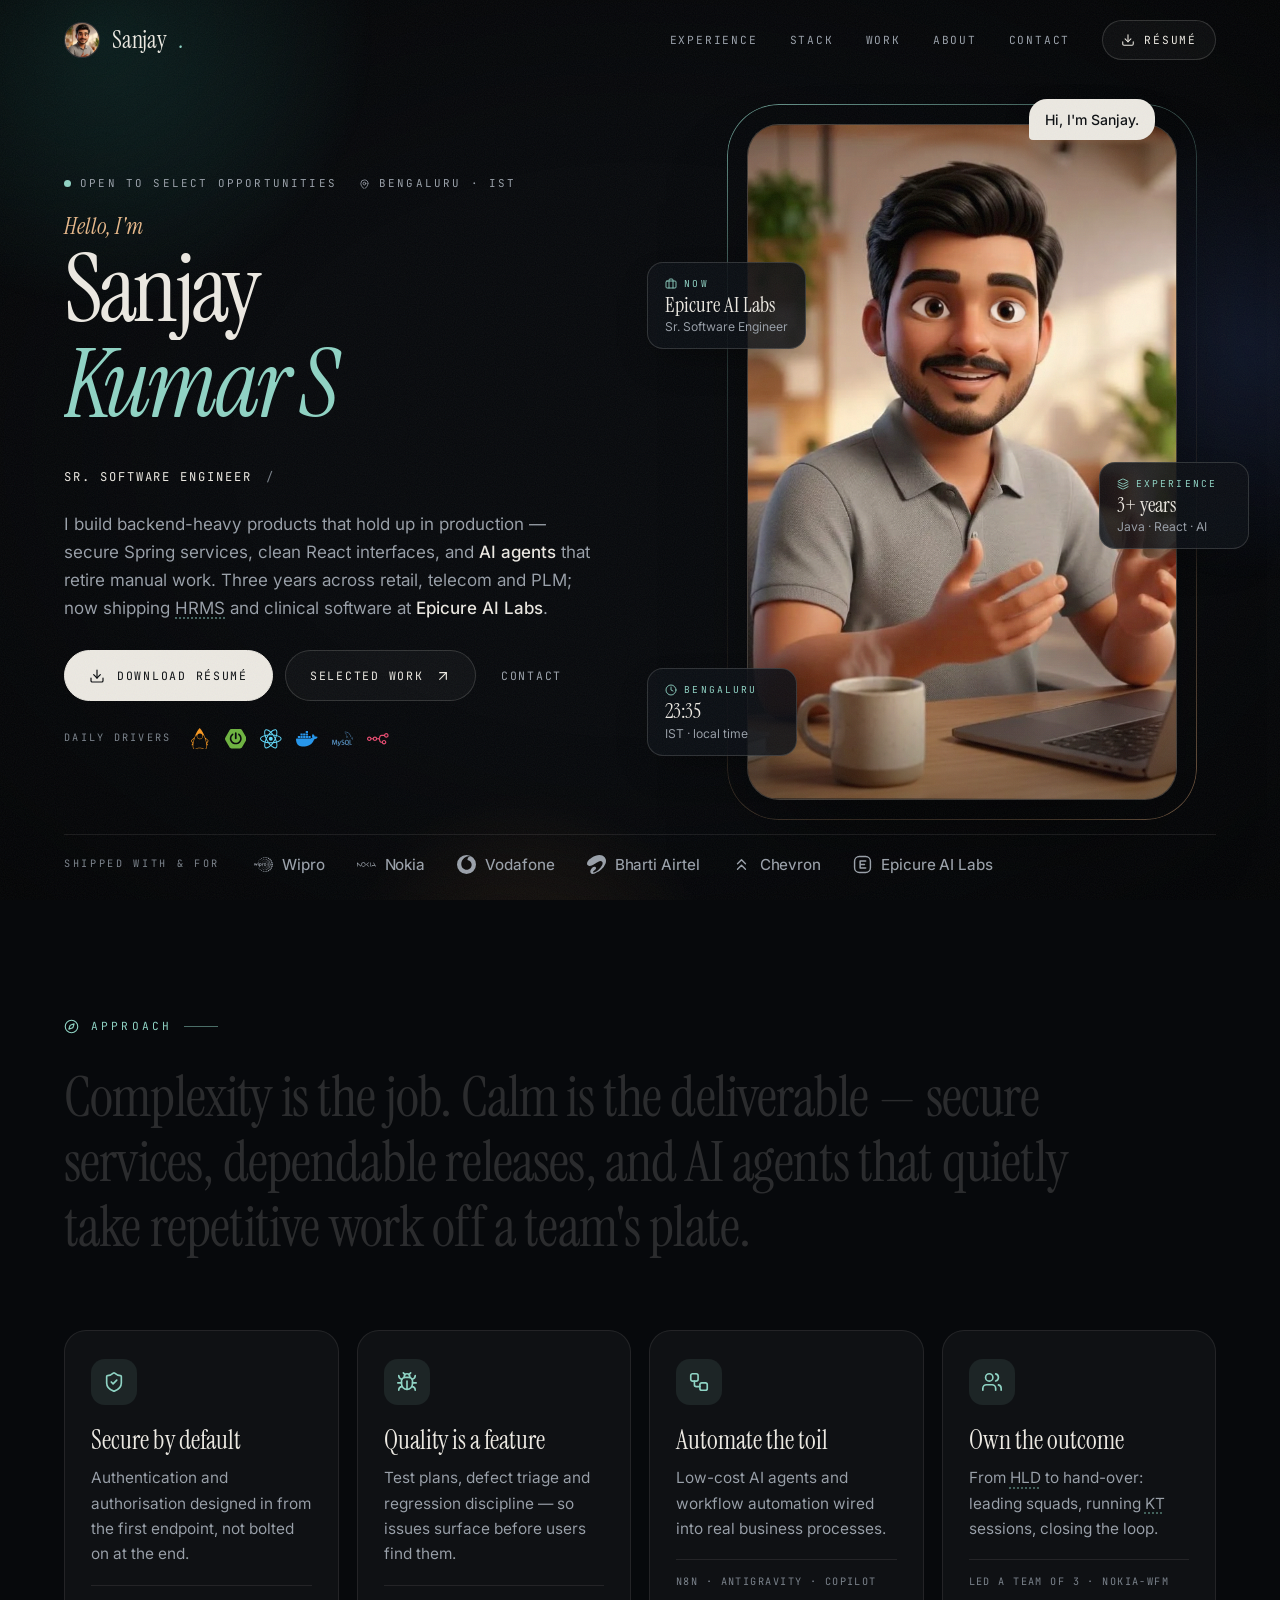
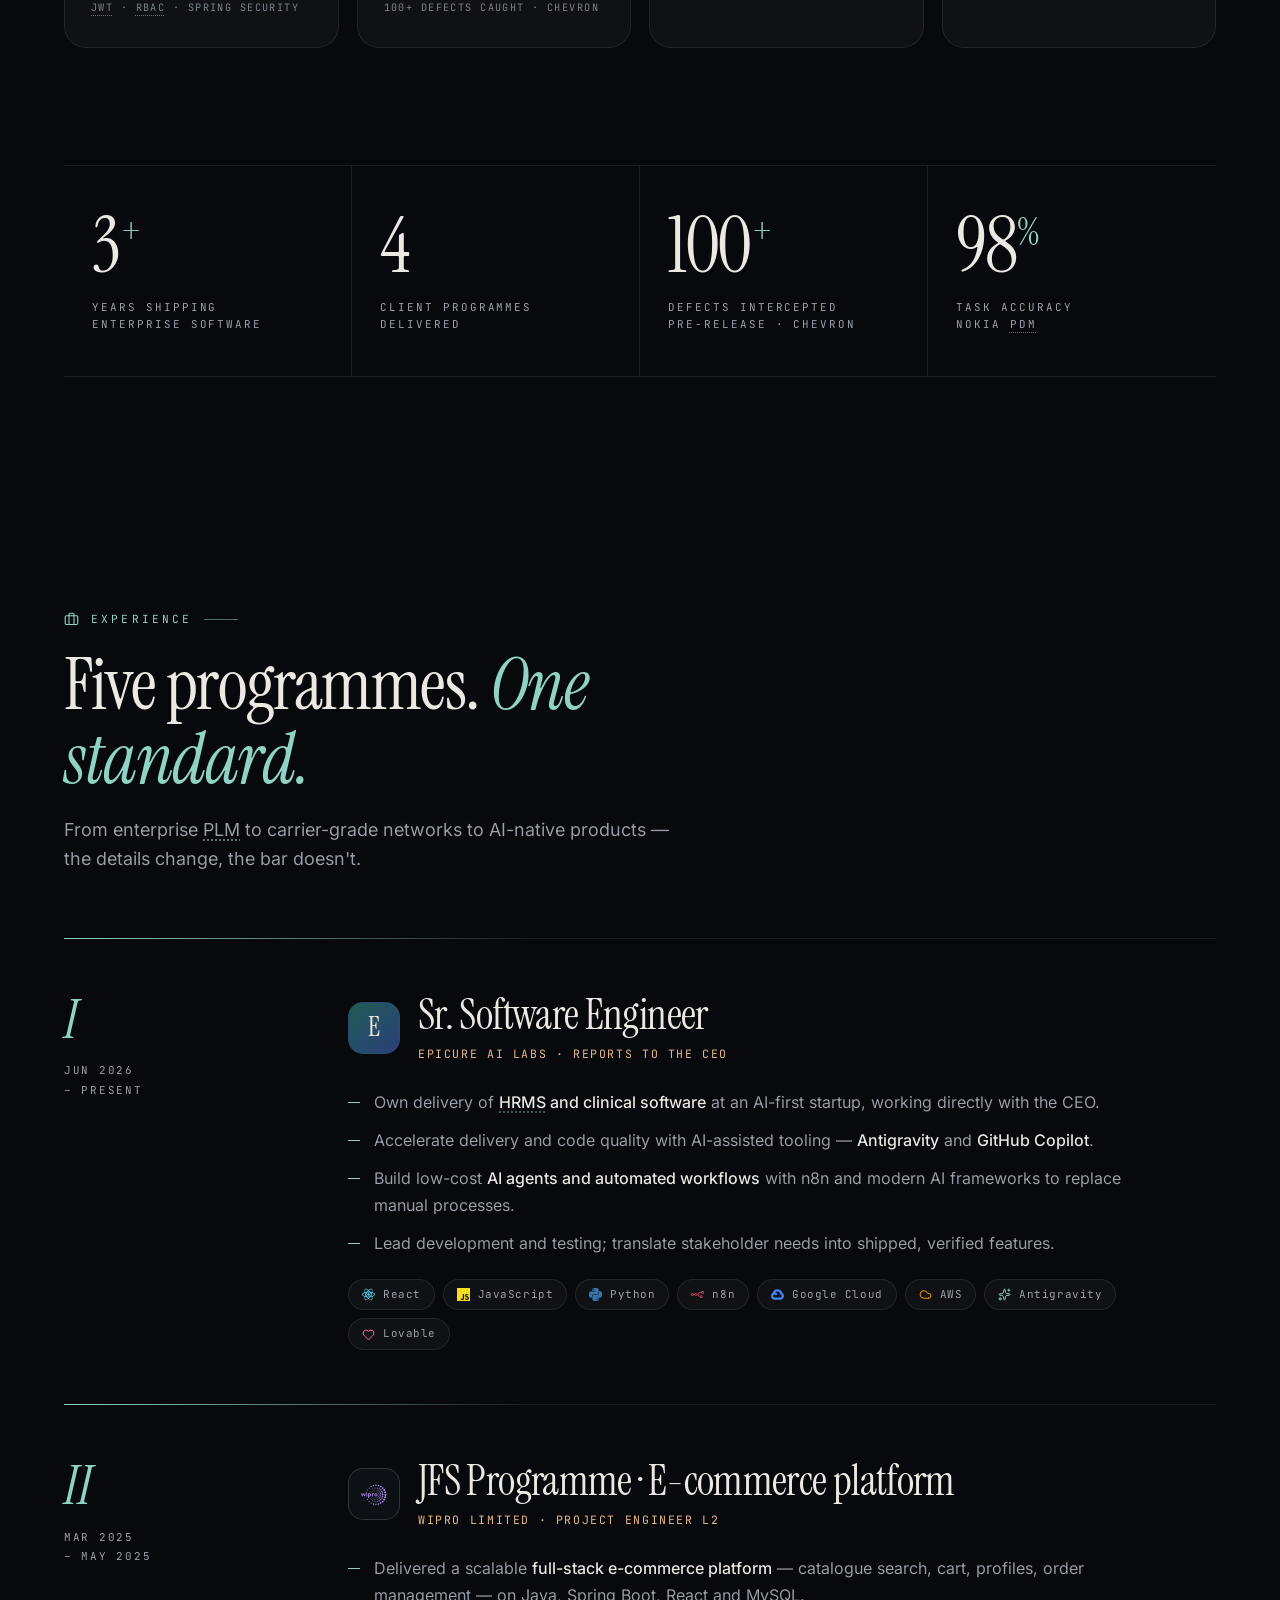
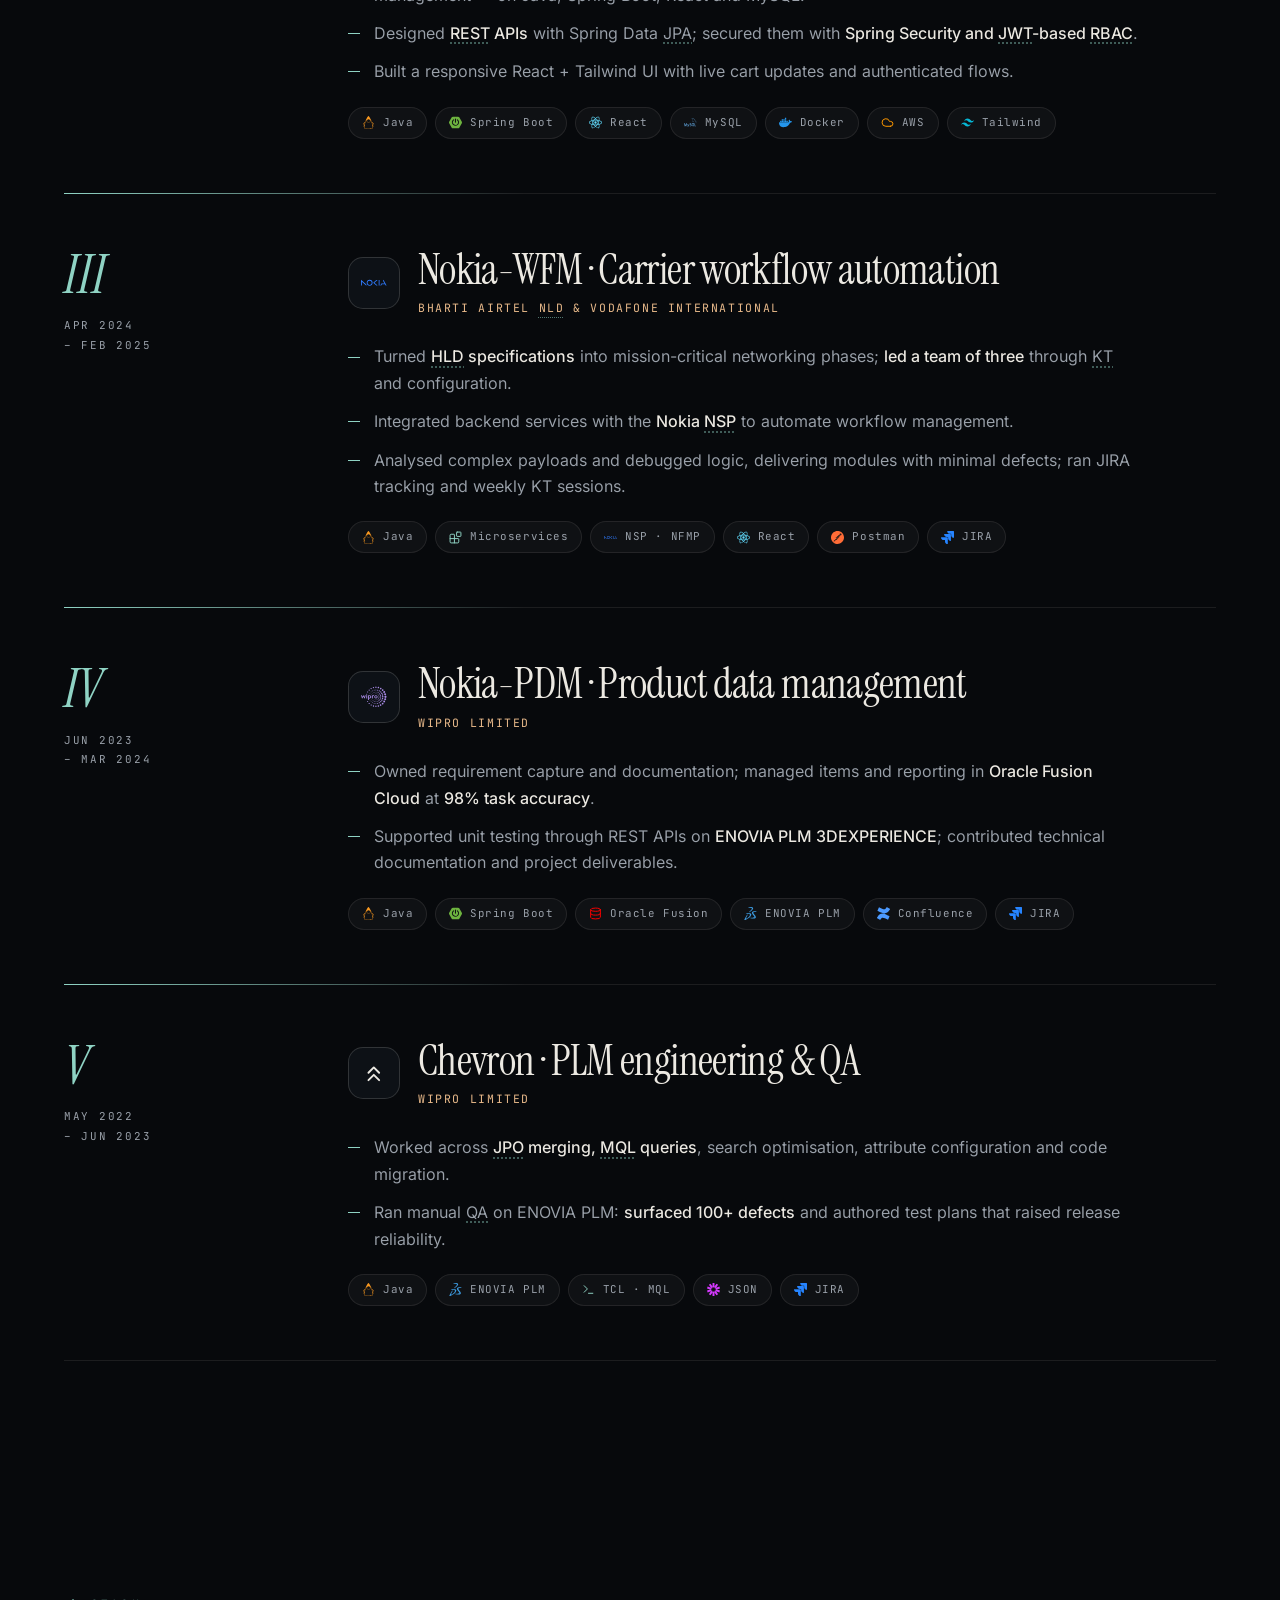
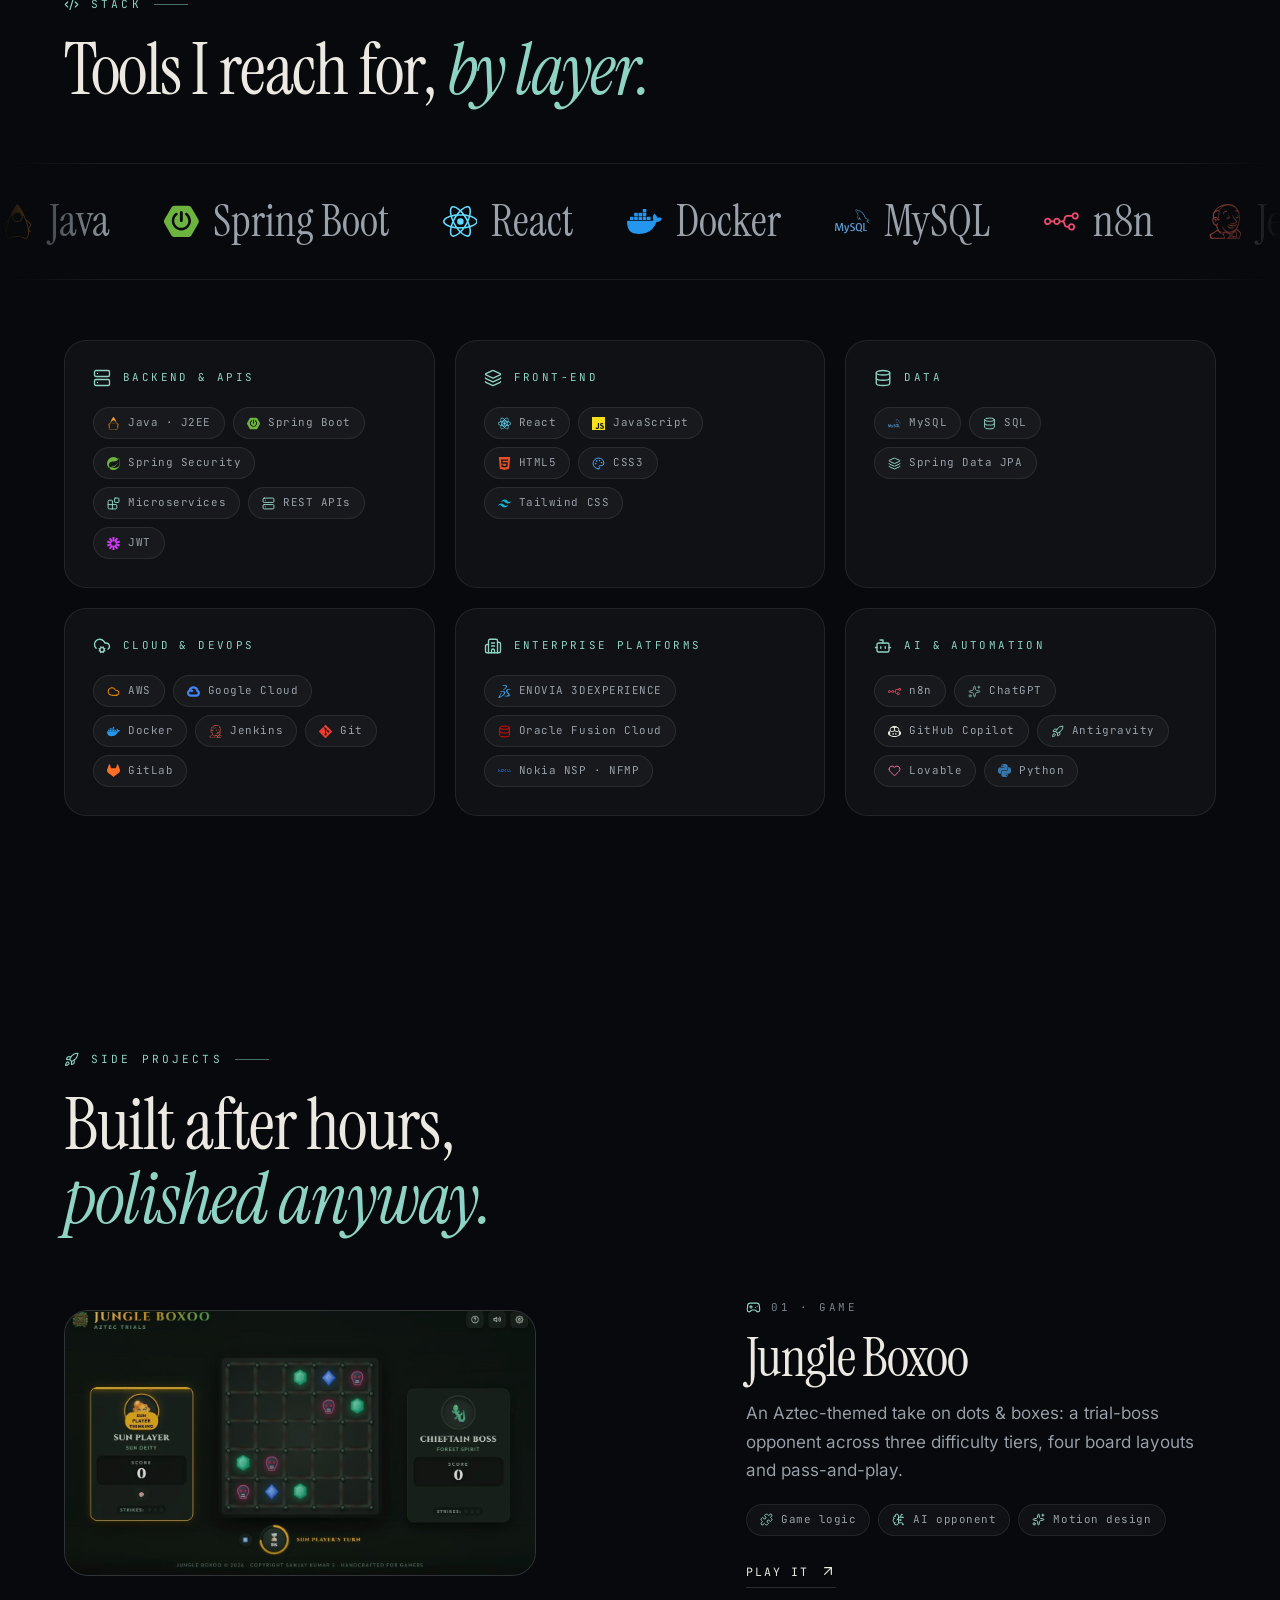
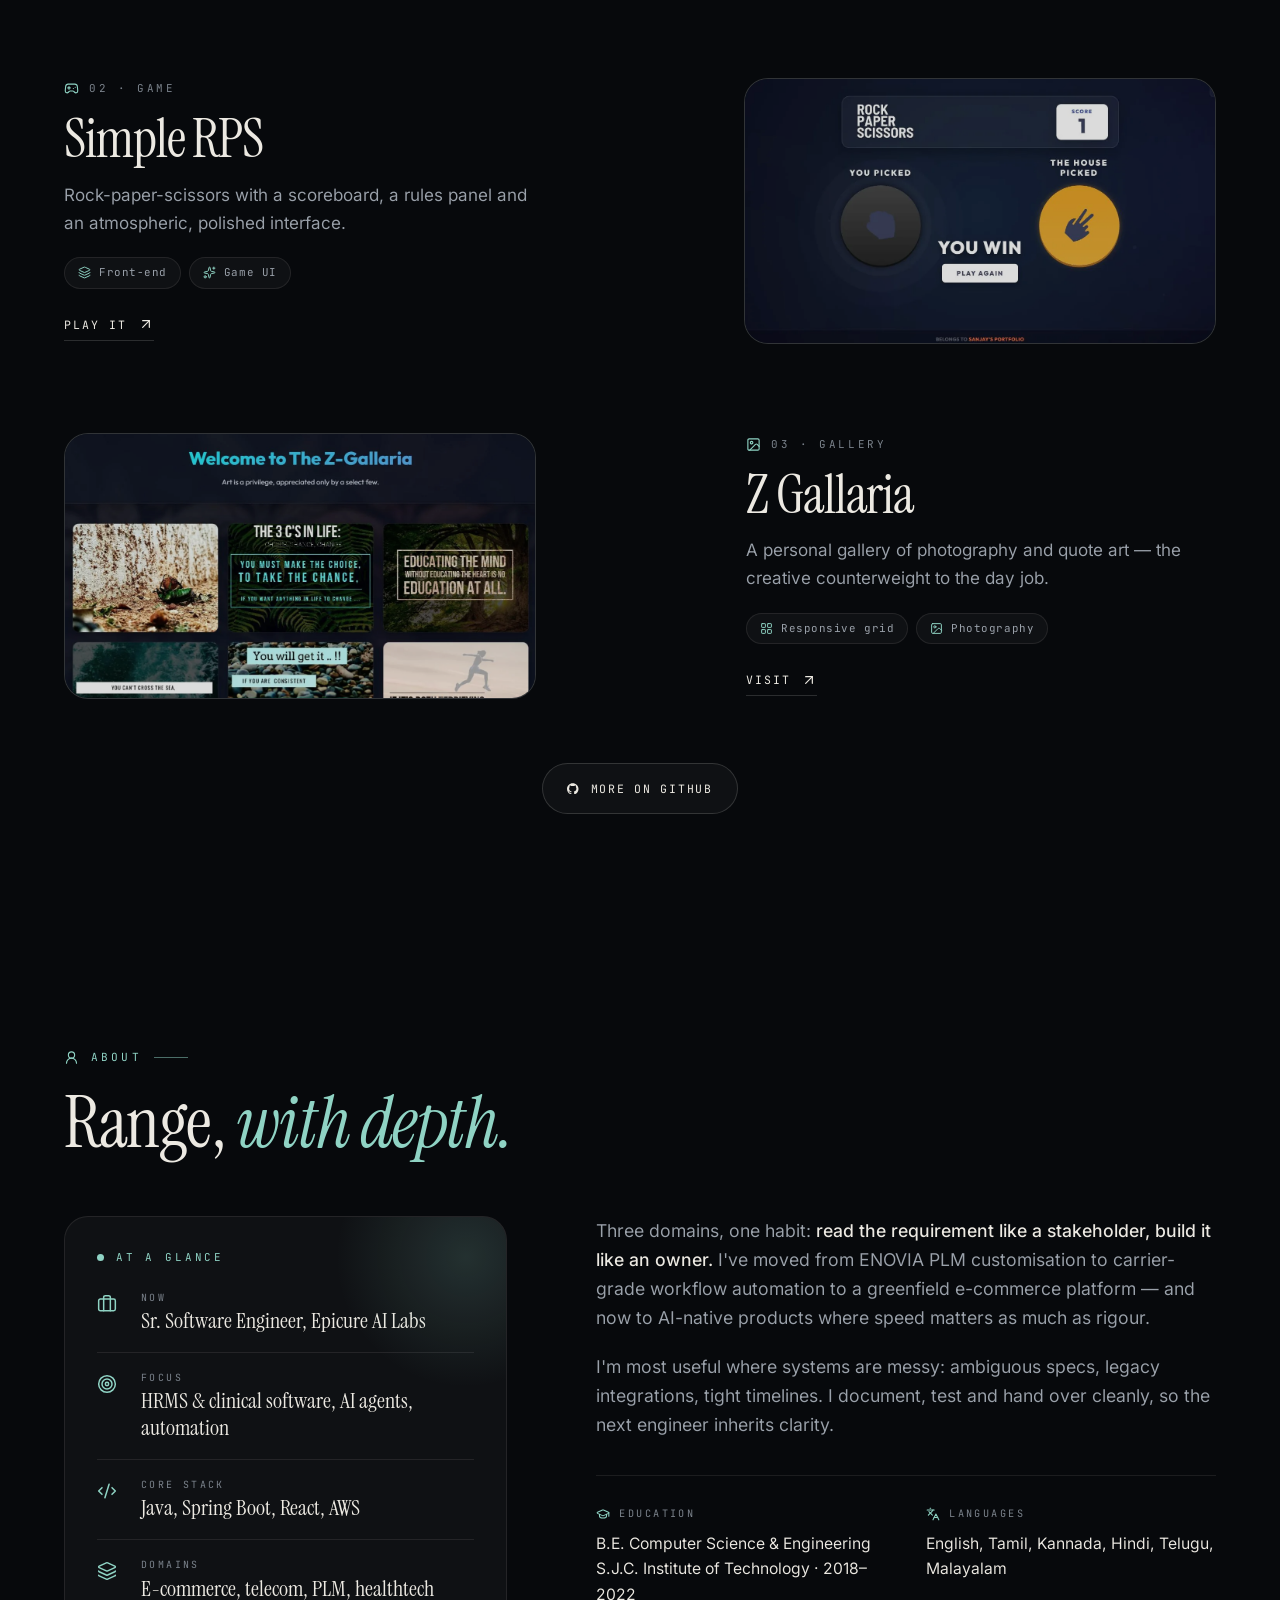
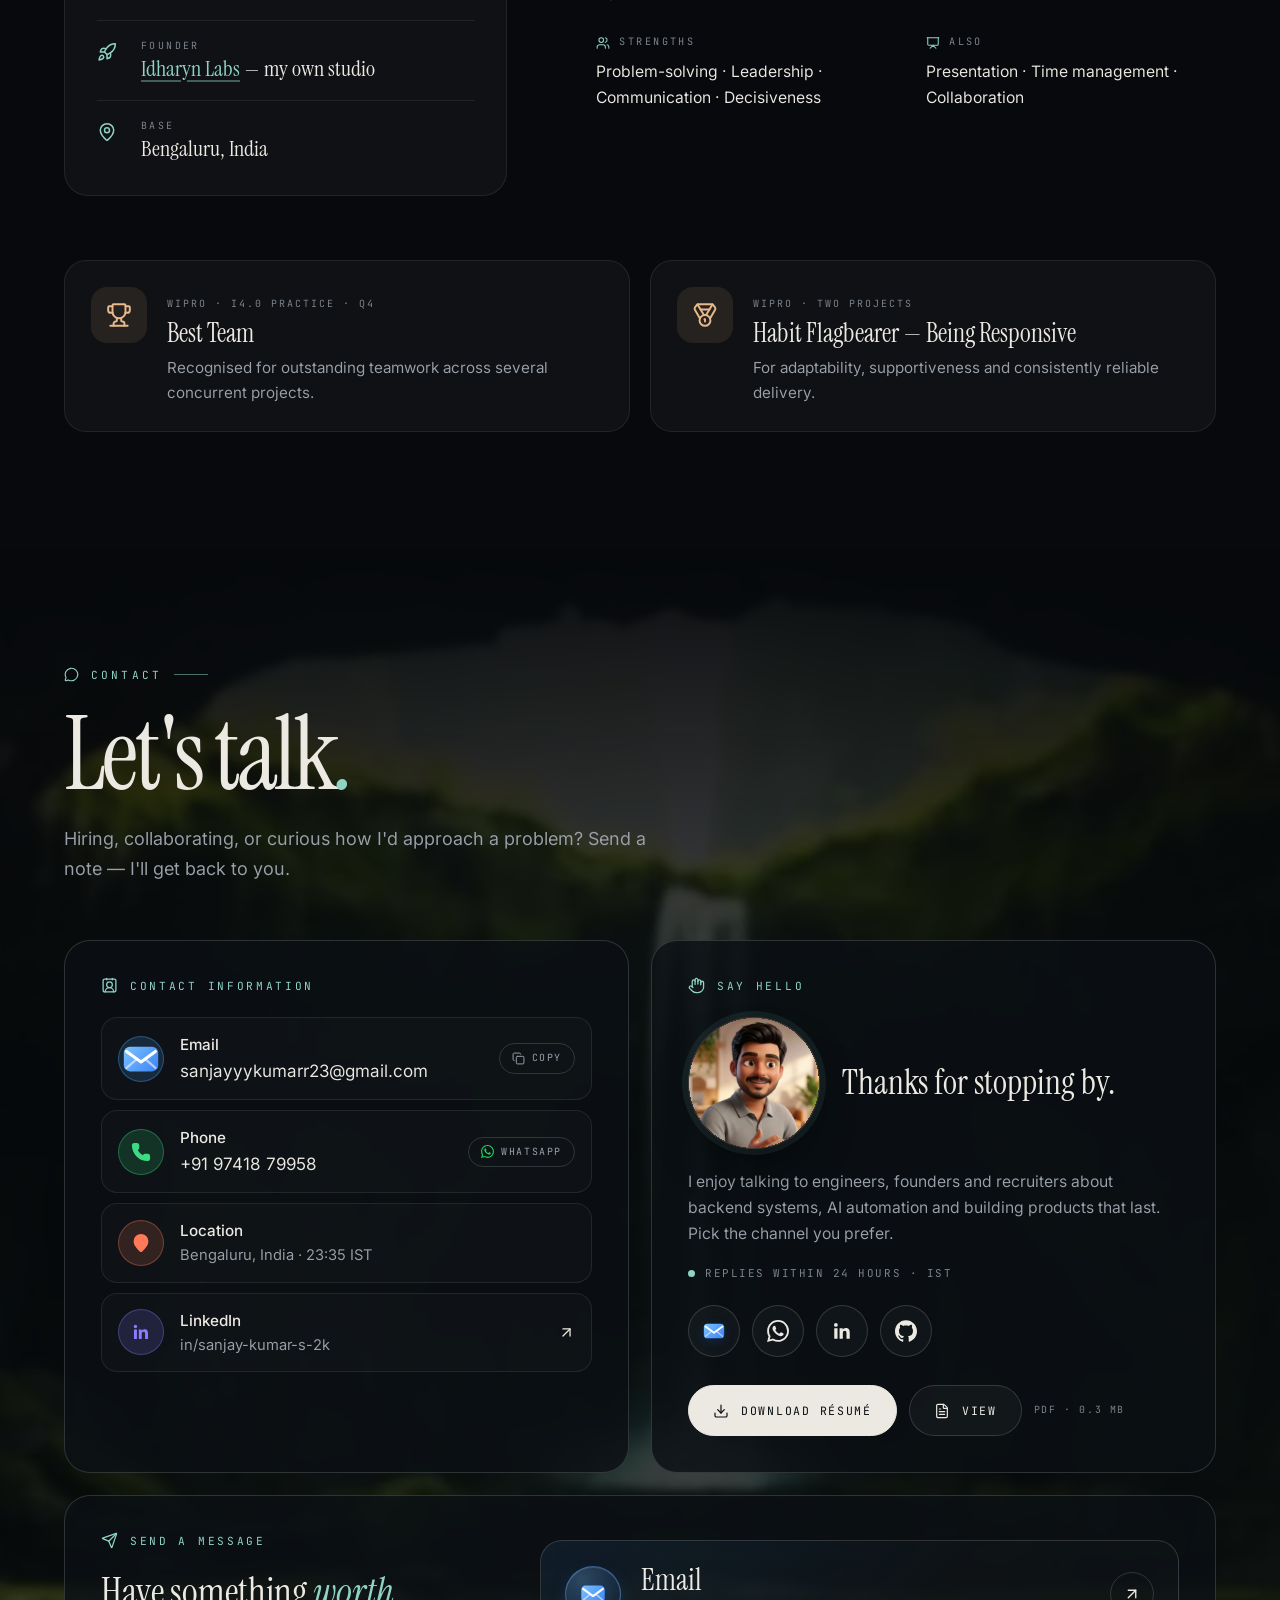
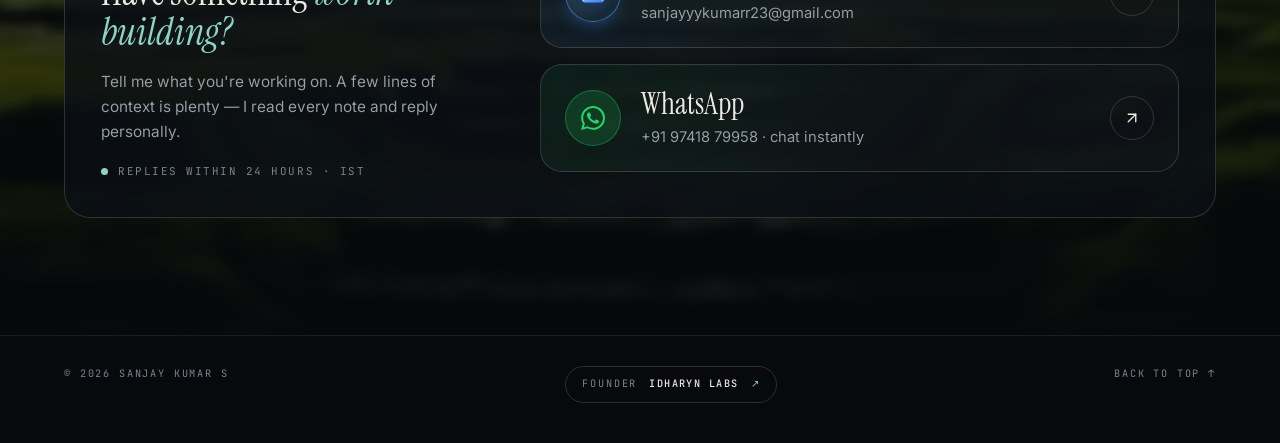
<file: index.html>
<!DOCTYPE html>
<html lang="en">
<head>
<meta charset="utf-8">
<meta name="viewport" content="width=device-width, initial-scale=1">
<title>Sanjay Kumar S | Software Engineer &amp; Founder of Idharyn Labs</title>
<meta name="description" content="Portfolio of Sanjay Kumar S, a Bengaluru-based software engineer and founder of Idharyn Labs. Java, Spring Boot and React projects, experience and AI-agent work.">
<link rel="canonical" href="https://sanjay-kumar-s.netlify.app/">
<meta name="robots" content="index, follow, max-image-preview:large, max-snippet:-1">
<meta name="author" content="Sanjay Kumar S">
<meta name="theme-color" content="#07090c">
<meta property="og:type" content="profile">
<meta property="profile:first_name" content="Sanjay">
<meta property="profile:last_name" content="Kumar S">
<meta property="og:site_name" content="Sanjay Kumar S">
<meta property="og:locale" content="en_IN">
<meta property="og:url" content="https://sanjay-kumar-s.netlify.app/">
<meta property="og:title" content="Sanjay Kumar S | Software Engineer &amp; Founder of Idharyn Labs">
<meta property="og:description" content="Bengaluru-based software engineer building secure Java platforms, React interfaces and AI-agent automation. Founder of Idharyn Labs.">
<meta property="og:image" content="https://sanjay-kumar-s.netlify.app/og.jpg">
<meta property="og:image:width" content="1200">
<meta property="og:image:height" content="630">
<meta property="og:image:alt" content="Sanjay Kumar S — software engineer and founder of Idharyn Labs">
<meta name="twitter:card" content="summary_large_image">
<meta name="twitter:title" content="Sanjay Kumar S | Software Engineer &amp; Founder of Idharyn Labs">
<meta name="twitter:description" content="Bengaluru-based software engineer building secure Java platforms, React interfaces and AI-agent automation. Founder of Idharyn Labs.">
<meta name="twitter:image" content="https://sanjay-kumar-s.netlify.app/og.jpg">
<meta name="twitter:image:alt" content="Sanjay Kumar S — software engineer and founder of Idharyn Labs">
<link rel="icon" href="favicon.ico" sizes="any">
<link rel="icon" type="image/png" sizes="64x64" href="favicon.png?v=3">
<link rel="icon" type="image/png" sizes="32x32" href="favicon-32.png?v=3">
<link rel="apple-touch-icon" href="apple-touch-icon.png?v=3">
<link rel="manifest" href="site.webmanifest">
<script type="application/ld+json">{"@context":"https://schema.org","@graph":[{"@type":"WebSite","@id":"https://sanjay-kumar-s.netlify.app/#website","url":"https://sanjay-kumar-s.netlify.app/","name":"Sanjay Kumar S","inLanguage":"en","publisher":{"@id":"https://sanjay-kumar-s.netlify.app/#person"}},{"@type":"ProfilePage","@id":"https://sanjay-kumar-s.netlify.app/#profilepage","url":"https://sanjay-kumar-s.netlify.app/","name":"Sanjay Kumar S | Software Engineer & Founder of Idharyn Labs","description":"Portfolio of Sanjay Kumar S, a Bengaluru-based software engineer and founder of Idharyn Labs. Java, Spring Boot and React projects, experience and AI-agent work.","inLanguage":"en","isPartOf":{"@id":"https://sanjay-kumar-s.netlify.app/#website"},"mainEntity":{"@id":"https://sanjay-kumar-s.netlify.app/#person"},"primaryImageOfPage":{"@type":"ImageObject","url":"https://sanjay-kumar-s.netlify.app/og.jpg","width":1200,"height":630},"dateModified":"2026-10-04"},{"@type":"Person","@id":"https://sanjay-kumar-s.netlify.app/#person","name":"Sanjay Kumar S","url":"https://sanjay-kumar-s.netlify.app/","image":"https://sanjay-kumar-s.netlify.app/icon-512.png","jobTitle":"Senior Software Engineer","description":"Software engineer in Bengaluru building secure Java and Spring Boot platforms, React interfaces and AI-agent automation; founder of Idharyn Labs.","email":"sanjayyykumarr23@gmail.com","address":{"@type":"PostalAddress","addressLocality":"Bengaluru","addressRegion":"Karnataka","addressCountry":"IN"},"worksFor":[{"@type":"Organization","name":"Epicure AI Labs"},{"@id":"https://idharynlabs.sanjayyykumar23.workers.dev/#organization"}],"sameAs":["https://www.linkedin.com/in/sanjay-kumar-s-2k/","https://github.com/Sanjayyykumar"],"knowsAbout":["Java","Spring Boot","Microservices","React","AI agents","n8n","ENOVIA PLM","Nokia NSP"]},{"@type":"Organization","@id":"https://idharynlabs.sanjayyykumar23.workers.dev/#organization","name":"Idharyn Labs","url":"https://idharynlabs.sanjayyykumar23.workers.dev/","founder":{"@id":"https://sanjay-kumar-s.netlify.app/#person"}}]}</script>
<link rel="preload" href="fonts/instrument-serif-400.woff2" as="font" type="font/woff2" crossorigin>
<link rel="preload" href="fonts/inter-var.woff2" as="font" type="font/woff2" crossorigin>
<link rel="preload" href="img/avatar/base.webp" as="image" type="image/webp">
<link rel="stylesheet" href="css/style.css">
<script>document.documentElement.classList.add('js');</script>
</head>
<body>
<a class="skip" href="#experience">Skip to content</a>

<div class="intro" id="intro" role="status" aria-label="Loading">
  <div class="intro-inner">
    <div class="intro-face"><img src="img/avatar/face-192.webp" alt="" width="78" height="78"></div>
    <div class="intro-name"><span>Sanjay Kumar S</span></div>
    <div class="intro-role">Sr. Software Engineer · Bengaluru</div>
    <div class="intro-bar"><i></i></div>
  </div>
  <button class="intro-skip" id="introSkip" type="button">Skip</button>
</div>

<div class="ambient" aria-hidden="true"><div class="orb o1"></div><div class="orb o2"></div><div class="orb o3"></div></div>
<div class="vignette" aria-hidden="true"></div>
<div class="glow" id="glow" aria-hidden="true"></div>
<div class="grain" aria-hidden="true"></div>
<div class="progress" id="progress" aria-hidden="true"></div>

<header class="nav" id="nav">
  <a href="#top" class="logo" aria-label="Sanjay Kumar S — home"><span class="logo-face"><img src="img/avatar/face-192.webp" alt="" width="36" height="36"></span>Sanjay<em>.</em></a>
  <button class="menu-btn" id="menuBtn" type="button" aria-expanded="false" aria-controls="navLinks">Menu</button>
  <nav class="nav-links" id="navLinks" aria-label="Primary">
    <a href="#experience">Experience</a>
    <a href="#stack">Stack</a>
    <a href="#work">Work</a>
    <a href="#about">About</a>
    <a href="#contact">Contact</a>
    <a class="pill" href="assets/Sanjay_Kumar_S_Resume.pdf" download="Sanjay_Kumar_S_Resume.pdf"><svg class="ic" viewBox="0 0 24 24" fill="none" stroke="currentColor" stroke-width="1.8" stroke-linecap="round" stroke-linejoin="round" aria-hidden="true"><path d="M12 15V3" />
  <path d="M21 15v4a2 2 0 0 1-2 2H5a2 2 0 0 1-2-2v-4" />
  <path d="m7 10 5 5 5-5" /></svg> Résumé</a>
  </nav>
</header>

<main id="top">

<!-- HERO -->
<section class="hero">
  <div class="hero-grid">
    <div class="hero-copy">
      <div class="status" data-reveal>
        <span><i class="dot"></i>Open to select opportunities</span>
        <span><svg class="ic" viewBox="0 0 24 24" fill="none" stroke="currentColor" stroke-width="1.8" stroke-linecap="round" stroke-linejoin="round" aria-hidden="true"><path d="M20 10c0 4.993-5.539 10.193-7.399 11.799a1 1 0 0 1-1.202 0C9.539 20.193 4 14.993 4 10a8 8 0 0 1 16 0" />
  <circle cx="12" cy="10" r="3" /></svg> Bengaluru · IST</span>
      </div>
      <p class="hello" data-reveal style="--d:.1s">Hello, I'm</p>
      <h1>
        <span class="line"><span>Sanjay</span></span>
        <span class="line"><span><em>Kumar S</em></span></span>
      </h1>
      <p class="role-line" data-reveal style="--d:.4s"><span>Sr. Software Engineer</span><span class="sep">/</span><span class="role-rot" id="roleRot">Java · Spring Boot</span></p>
      <p class="hero-sub" data-reveal style="--d:.5s">I build backend-heavy products that hold up in production &mdash; secure Spring services, clean React interfaces, and <b>AI agents</b> that retire manual work. Three years across retail, telecom and PLM; now shipping <abbr title="Human Resource Management System">HRMS</abbr> and clinical software at <b>Epicure AI Labs</b>.</p>
      <div class="cta-row" data-reveal style="--d:.6s">
        <a href="assets/Sanjay_Kumar_S_Resume.pdf" download="Sanjay_Kumar_S_Resume.pdf" class="btn solid" data-magnetic><svg class="ic" viewBox="0 0 24 24" fill="none" stroke="currentColor" stroke-width="1.8" stroke-linecap="round" stroke-linejoin="round" aria-hidden="true"><path d="M12 15V3" />
  <path d="M21 15v4a2 2 0 0 1-2 2H5a2 2 0 0 1-2-2v-4" />
  <path d="m7 10 5 5 5-5" /></svg> Download résumé</a>
        <a href="#work" class="btn" data-magnetic>Selected work <svg class="ic" viewBox="0 0 24 24" fill="none" stroke="currentColor" stroke-width="1.8" stroke-linecap="round" stroke-linejoin="round" aria-hidden="true"><path d="M7 7h10v10" />
  <path d="M7 17 17 7" /></svg></a>
        <a href="#contact" class="btn ghost" data-magnetic>Contact</a>
      </div>
      <div class="hero-stack" data-reveal style="--d:.7s">
        <span>Daily drivers</span>
        <ul aria-label="Core technologies">
          <li title="Java"><svg class="bi" viewBox="0 0 24 24" style="--c:#f89820" aria-hidden="true"><path d="M11.915 0 11.7.215C9.515 2.4 7.47 6.39 6.046 10.483c-1.064 1.024-3.633 2.81-3.711 3.551-.093.87 1.746 2.611 1.55 3.235-.198.625-1.304 1.408-1.014 1.939.1.188.823.011 1.277-.491a13.389 13.389 0 0 0-.017 2.14c.076.906.27 1.668.643 2.232.372.563.956.911 1.667.911.397 0 .727-.114 1.024-.264.298-.149.571-.33.91-.5.68-.34 1.634-.666 3.53-.604 1.903.062 2.872.39 3.559.704.687.314 1.15.664 1.925.664.767 0 1.395-.336 1.807-.9.412-.563.631-1.33.72-2.24.06-.623.055-1.32 0-2.066.454.45 1.117.604 1.213.424.29-.53-.816-1.314-1.013-1.937-.198-.624 1.642-2.366 1.549-3.236-.08-.748-2.707-2.568-3.748-3.586C16.428 6.374 14.308 2.394 12.13.215zm.175 6.038a2.95 2.95 0 0 1 2.943 2.942 2.95 2.95 0 0 1-2.943 2.943A2.95 2.95 0 0 1 9.148 8.98a2.95 2.95 0 0 1 2.942-2.942zM8.685 7.983a3.515 3.515 0 0 0-.145.997c0 1.951 1.6 3.55 3.55 3.55 1.95 0 3.55-1.598 3.55-3.55 0-.329-.046-.648-.132-.951.334.095.64.208.915.336a42.699 42.699 0 0 1 2.042 5.829c.678 2.545 1.01 4.92.846 6.607-.082.844-.29 1.51-.606 1.94-.315.431-.713.651-1.315.651-.593 0-.932-.27-1.673-.61-.741-.338-1.825-.694-3.792-.758-1.974-.064-3.073.293-3.821.669-.375.188-.659.373-.911.5s-.466.2-.752.2c-.53 0-.876-.209-1.16-.64-.285-.43-.474-1.101-.545-1.948-.141-1.693.176-4.069.823-6.614a43.155 43.155 0 0 1 1.934-5.783c.348-.167.749-.31 1.192-.425zm-3.382 4.362a.216.216 0 0 1 .13.031c-.166.56-.323 1.116-.463 1.665a33.849 33.849 0 0 0-.547 2.555 3.9 3.9 0 0 0-.2-.39c-.58-1.012-.914-1.642-1.16-2.08.315-.24 1.679-1.755 2.24-1.781zm13.394.01c.562.027 1.926 1.543 2.24 1.783-.246.438-.58 1.068-1.16 2.08a4.428 4.428 0 0 0-.163.309 32.354 32.354 0 0 0-.562-2.49 40.579 40.579 0 0 0-.482-1.652.216.216 0 0 1 .127-.03z"/></svg></li><li title="Spring Boot"><svg class="bi" viewBox="0 0 24 24" style="--c:#6DB33F" aria-hidden="true"><path d="m23.693 10.7058-4.73-8.1844c-.4094-.7106-1.4166-1.2942-2.2402-1.2942H7.2725c-.819 0-1.8308.5836-2.2402 1.2942L.307 10.7058c-.4095.7106-.4095 1.873 0 2.5837l4.7252 8.189c.4094.7107 1.4166 1.2943 2.2402 1.2943h9.455c.819 0 1.826-.5836 2.2402-1.2942l4.7252-8.189c.4095-.7107.4095-1.8732 0-2.5838zM10.9763 5.7547c0-.5365.4377-.9742.9742-.9742s.9742.4377.9742.9742v5.8217c0 .5366-.4377.9742-.9742.9742s-.9742-.4376-.9742-.9742zm.9742 12.4294c-3.6427 0-6.6077-2.965-6.6077-6.6077.0047-2.0896.993-4.0521 2.6685-5.304a.8657.8657 0 0 1 1.2142.1788.8657.8657 0 0 1-.1788 1.2143c-2.1602 1.6048-2.612 4.6592-1.0072 6.8194 1.6049 2.1603 4.6593 2.612 6.8195 1.0072 1.2378-.9177 1.9673-2.372 1.9673-3.9157a4.8972 4.8972 0 0 0-1.9861-3.925c-.386-.2824-.466-.8284-.1836-1.2143.2824-.386.8283-.466 1.2143-.1835 1.6895 1.2471 2.6826 3.2238 2.6873 5.3228 0 3.6474-2.965 6.6077-6.6077 6.6077z"/></svg></li><li title="React"><svg class="bi" viewBox="0 0 24 24" style="--c:#61DAFB" aria-hidden="true"><path d="M14.23 12.004a2.236 2.236 0 0 1-2.235 2.236 2.236 2.236 0 0 1-2.236-2.236 2.236 2.236 0 0 1 2.235-2.236 2.236 2.236 0 0 1 2.236 2.236zm2.648-10.69c-1.346 0-3.107.96-4.888 2.622-1.78-1.653-3.542-2.602-4.887-2.602-.41 0-.783.093-1.106.278-1.375.793-1.683 3.264-.973 6.365C1.98 8.917 0 10.42 0 12.004c0 1.59 1.99 3.097 5.043 4.03-.704 3.113-.39 5.588.988 6.38.32.187.69.275 1.102.275 1.345 0 3.107-.96 4.888-2.624 1.78 1.654 3.542 2.603 4.887 2.603.41 0 .783-.09 1.106-.275 1.374-.792 1.683-3.263.973-6.365C22.02 15.096 24 13.59 24 12.004c0-1.59-1.99-3.097-5.043-4.032.704-3.11.39-5.587-.988-6.38-.318-.184-.688-.277-1.092-.278zm-.005 1.09v.006c.225 0 .406.044.558.127.666.382.955 1.835.73 3.704-.054.46-.142.945-.25 1.44-.96-.236-2.006-.417-3.107-.534-.66-.905-1.345-1.727-2.035-2.447 1.592-1.48 3.087-2.292 4.105-2.295zm-9.77.02c1.012 0 2.514.808 4.11 2.28-.686.72-1.37 1.537-2.02 2.442-1.107.117-2.154.298-3.113.538-.112-.49-.195-.964-.254-1.42-.23-1.868.054-3.32.714-3.707.19-.09.4-.127.563-.132zm4.882 3.05c.455.468.91.992 1.36 1.564-.44-.02-.89-.034-1.345-.034-.46 0-.915.01-1.36.034.44-.572.895-1.096 1.345-1.565zM12 8.1c.74 0 1.477.034 2.202.093.406.582.802 1.203 1.183 1.86.372.64.71 1.29 1.018 1.946-.308.655-.646 1.31-1.013 1.95-.38.66-.773 1.288-1.18 1.87-.728.063-1.466.098-2.21.098-.74 0-1.477-.035-2.202-.093-.406-.582-.802-1.204-1.183-1.86-.372-.64-.71-1.29-1.018-1.946.303-.657.646-1.313 1.013-1.954.38-.66.773-1.286 1.18-1.868.728-.064 1.466-.098 2.21-.098zm-3.635.254c-.24.377-.48.763-.704 1.16-.225.39-.435.782-.635 1.174-.265-.656-.49-1.31-.676-1.947.64-.15 1.315-.283 2.015-.386zm7.26 0c.695.103 1.365.23 2.006.387-.18.632-.405 1.282-.66 1.933-.2-.39-.41-.783-.64-1.174-.225-.392-.465-.774-.705-1.146zm3.063.675c.484.15.944.317 1.375.498 1.732.74 2.852 1.708 2.852 2.476-.005.768-1.125 1.74-2.857 2.475-.42.18-.88.342-1.355.493-.28-.958-.646-1.956-1.1-2.98.45-1.017.81-2.01 1.085-2.964zm-13.395.004c.278.96.645 1.957 1.1 2.98-.45 1.017-.812 2.01-1.086 2.964-.484-.15-.944-.318-1.37-.5-1.732-.737-2.852-1.706-2.852-2.474 0-.768 1.12-1.742 2.852-2.476.42-.18.88-.342 1.356-.494zm11.678 4.28c.265.657.49 1.312.676 1.948-.64.157-1.316.29-2.016.39.24-.375.48-.762.705-1.158.225-.39.435-.788.636-1.18zm-9.945.02c.2.392.41.783.64 1.175.23.39.465.772.705 1.143-.695-.102-1.365-.23-2.006-.386.18-.63.406-1.282.66-1.933zM17.92 16.32c.112.493.2.968.254 1.423.23 1.868-.054 3.32-.714 3.708-.147.09-.338.128-.563.128-1.012 0-2.514-.807-4.11-2.28.686-.72 1.37-1.536 2.02-2.44 1.107-.118 2.154-.3 3.113-.54zm-11.83.01c.96.234 2.006.415 3.107.532.66.905 1.345 1.727 2.035 2.446-1.595 1.483-3.092 2.295-4.11 2.295-.22-.005-.406-.05-.553-.132-.666-.38-.955-1.834-.73-3.703.054-.46.142-.944.25-1.438zm4.56.64c.44.02.89.034 1.345.034.46 0 .915-.01 1.36-.034-.44.572-.895 1.095-1.345 1.565-.455-.47-.91-.993-1.36-1.565z"/></svg></li><li title="Docker"><svg class="bi" viewBox="0 0 24 24" style="--c:#2496ed" aria-hidden="true"><path d="M13.983 11.078h2.119a.186.186 0 00.186-.185V9.006a.186.186 0 00-.186-.186h-2.119a.185.185 0 00-.185.185v1.888c0 .102.083.185.185.185m-2.954-5.43h2.118a.186.186 0 00.186-.186V3.574a.186.186 0 00-.186-.185h-2.118a.185.185 0 00-.185.185v1.888c0 .102.082.185.185.185m0 2.716h2.118a.187.187 0 00.186-.186V6.29a.186.186 0 00-.186-.185h-2.118a.185.185 0 00-.185.185v1.887c0 .102.082.185.185.186m-2.93 0h2.12a.186.186 0 00.184-.186V6.29a.185.185 0 00-.185-.185H8.1a.185.185 0 00-.185.185v1.887c0 .102.083.185.185.186m-2.964 0h2.119a.186.186 0 00.185-.186V6.29a.185.185 0 00-.185-.185H5.136a.186.186 0 00-.186.185v1.887c0 .102.084.185.186.186m5.893 2.715h2.118a.186.186 0 00.186-.185V9.006a.186.186 0 00-.186-.186h-2.118a.185.185 0 00-.185.185v1.888c0 .102.082.185.185.185m-2.93 0h2.12a.185.185 0 00.184-.185V9.006a.185.185 0 00-.184-.186h-2.12a.185.185 0 00-.184.185v1.888c0 .102.083.185.185.185m-2.964 0h2.119a.185.185 0 00.185-.185V9.006a.185.185 0 00-.184-.186h-2.12a.186.186 0 00-.186.186v1.887c0 .102.084.185.186.185m-2.92 0h2.12a.185.185 0 00.184-.185V9.006a.185.185 0 00-.184-.186h-2.12a.185.185 0 00-.184.185v1.888c0 .102.082.185.185.185M23.763 9.89c-.065-.051-.672-.51-1.954-.51-.338.001-.676.03-1.01.087-.248-1.7-1.653-2.53-1.716-2.566l-.344-.199-.226.327c-.284.438-.49.922-.612 1.43-.23.97-.09 1.882.403 2.661-.595.332-1.55.413-1.744.42H.751a.751.751 0 00-.75.748 11.376 11.376 0 00.692 4.062c.545 1.428 1.355 2.48 2.41 3.124 1.18.723 3.1 1.137 5.275 1.137.983.003 1.963-.086 2.93-.266a12.248 12.248 0 003.823-1.389c.98-.567 1.86-1.288 2.61-2.136 1.252-1.418 1.998-2.997 2.553-4.4h.221c1.372 0 2.215-.549 2.68-1.009.309-.293.55-.65.707-1.046l.098-.288Z"/></svg></li><li title="MySQL"><svg class="bi" viewBox="0 0 24 24" style="--c:#5b9bd0" aria-hidden="true"><path d="M16.405 5.501c-.115 0-.193.014-.274.033v.013h.014c.054.104.146.18.214.273.054.107.1.214.154.32l.014-.015c.094-.066.14-.172.14-.333-.04-.047-.046-.094-.08-.14-.04-.067-.126-.1-.18-.153zM5.77 18.695h-.927a50.854 50.854 0 00-.27-4.41h-.008l-1.41 4.41H2.45l-1.4-4.41h-.01a72.892 72.892 0 00-.195 4.41H0c.055-1.966.192-3.81.41-5.53h1.15l1.335 4.064h.008l1.347-4.064h1.095c.242 2.015.384 3.86.428 5.53zm4.017-4.08c-.378 2.045-.876 3.533-1.492 4.46-.482.716-1.01 1.073-1.583 1.073-.153 0-.34-.046-.566-.138v-.494c.11.017.24.026.386.026.268 0 .483-.075.647-.222.197-.18.295-.382.295-.605 0-.155-.077-.47-.23-.944L6.23 14.615h.91l.727 2.36c.164.536.233.91.205 1.123.4-1.064.678-2.227.835-3.483zm12.325 4.08h-2.63v-5.53h.885v4.85h1.745zm-3.32.135l-1.016-.5c.09-.076.177-.158.255-.25.433-.506.648-1.258.648-2.253 0-1.83-.718-2.746-2.155-2.746-.704 0-1.254.232-1.65.697-.43.508-.646 1.256-.646 2.245 0 .972.19 1.686.574 2.14.35.41.877.615 1.583.615.264 0 .506-.033.725-.098l1.325.772.36-.622zM15.5 17.588c-.225-.36-.337-.94-.337-1.736 0-1.393.424-2.09 1.27-2.09.443 0 .77.167.977.5.224.362.336.936.336 1.723 0 1.404-.424 2.108-1.27 2.108-.445 0-.77-.167-.978-.5zm-1.658-.425c0 .47-.172.856-.516 1.156-.344.3-.803.45-1.384.45-.543 0-1.064-.172-1.573-.515l.237-.476c.438.22.833.328 1.19.328.332 0 .593-.073.783-.22a.754.754 0 00.3-.615c0-.33-.23-.61-.648-.845-.388-.213-1.163-.657-1.163-.657-.422-.307-.632-.636-.632-1.177 0-.45.157-.81.47-1.085.315-.278.72-.415 1.22-.415.512 0 .98.136 1.4.41l-.213.476a2.726 2.726 0 00-1.064-.23c-.283 0-.502.068-.654.206a.685.685 0 00-.248.524c0 .328.234.61.666.85.393.215 1.187.67 1.187.67.433.305.648.63.648 1.168zm9.382-5.852c-.535-.014-.95.04-1.297.188-.1.04-.26.04-.274.167.055.053.063.14.11.214.08.134.218.313.346.407.14.11.28.216.427.31.26.16.555.255.81.416.145.094.293.213.44.313.073.05.12.14.214.172v-.02c-.046-.06-.06-.147-.105-.214-.067-.067-.134-.127-.2-.193a3.223 3.223 0 00-.695-.675c-.214-.146-.682-.35-.77-.595l-.013-.014c.146-.013.32-.066.46-.106.227-.06.435-.047.67-.106.106-.027.213-.06.32-.094v-.06c-.12-.12-.21-.283-.334-.395a8.867 8.867 0 00-1.104-.823c-.21-.134-.476-.22-.697-.334-.08-.04-.214-.06-.26-.127-.12-.146-.19-.34-.275-.514a17.69 17.69 0 01-.547-1.163c-.12-.262-.193-.523-.34-.763-.69-1.137-1.437-1.826-2.586-2.5-.247-.14-.543-.2-.856-.274-.167-.008-.334-.02-.5-.027-.11-.047-.216-.174-.31-.235-.38-.24-1.364-.76-1.644-.072-.18.434.267.862.422 1.082.115.153.26.328.34.5.047.116.06.235.107.356.106.294.207.622.347.897.073.14.153.287.247.413.054.073.146.107.167.227-.094.136-.1.334-.154.5-.24.757-.146 1.693.194 2.25.107.166.362.534.703.393.3-.12.234-.5.32-.835.02-.08.007-.133.048-.187v.015c.094.188.188.367.274.555.206.328.566.668.867.895.16.12.287.328.487.402v-.02h-.015c-.043-.058-.1-.086-.154-.133a3.445 3.445 0 01-.35-.4 8.76 8.76 0 01-.747-1.218c-.11-.21-.202-.436-.29-.643-.04-.08-.04-.2-.107-.24-.1.146-.247.273-.32.453-.127.288-.14.642-.188 1.01-.027.007-.014 0-.027.014-.214-.052-.287-.274-.367-.46-.2-.475-.233-1.238-.06-1.785.047-.14.247-.582.167-.716-.042-.127-.174-.2-.247-.303a2.478 2.478 0 01-.24-.427c-.16-.374-.24-.788-.414-1.162-.08-.173-.22-.354-.334-.513-.127-.18-.267-.307-.368-.52-.033-.073-.08-.194-.027-.274.014-.054.042-.075.094-.09.088-.072.335.022.422.062.247.1.455.194.662.334.094.066.195.193.315.226h.14c.214.047.455.014.655.073.355.114.675.28.962.46a5.953 5.953 0 012.085 2.286c.08.154.115.295.188.455.14.33.313.663.455.982.14.315.275.636.476.897.1.14.502.213.682.286.133.06.34.115.46.188.23.14.454.3.67.454.11.076.443.243.463.378z"/></svg></li><li title="n8n"><svg class="bi" viewBox="0 0 24 24" style="--c:#EA4B71" aria-hidden="true"><path d="M21.4737 5.6842c-1.1772 0-2.1663.8051-2.4468 1.8947h-2.8955c-1.235 0-2.289.893-2.492 2.111l-.1038.623a1.263 1.263 0 0 1-1.246 1.0555H11.289c-.2805-1.0896-1.2696-1.8947-2.4468-1.8947s-2.1663.8051-2.4467 1.8947H4.973c-.2805-1.0896-1.2696-1.8947-2.4468-1.8947C1.1311 9.4737 0 10.6047 0 12s1.131 2.5263 2.5263 2.5263c1.1772 0 2.1663-.8051 2.4468-1.8947h1.4223c.2804 1.0896 1.2696 1.8947 2.4467 1.8947 1.1772 0 2.1663-.8051 2.4468-1.8947h1.0008a1.263 1.263 0 0 1 1.2459 1.0555l.1038.623c.203 1.218 1.257 2.111 2.492 2.111h.3692c.2804 1.0895 1.2696 1.8947 2.4468 1.8947 1.3952 0 2.5263-1.131 2.5263-2.5263s-1.131-2.5263-2.5263-2.5263c-1.1772 0-2.1664.805-2.4468 1.8947h-.3692a1.263 1.263 0 0 1-1.246-1.0555l-.1037-.623A2.52 2.52 0 0 0 13.9607 12a2.52 2.52 0 0 0 .821-1.4794l.1038-.623a1.263 1.263 0 0 1 1.2459-1.0555h2.8955c.2805 1.0896 1.2696 1.8947 2.4468 1.8947 1.3952 0 2.5263-1.131 2.5263-2.5263s-1.131-2.5263-2.5263-2.5263m0 1.2632a1.263 1.263 0 0 1 1.2631 1.2631 1.263 1.263 0 0 1-1.2631 1.2632 1.263 1.263 0 0 1-1.2632-1.2632 1.263 1.263 0 0 1 1.2632-1.2631M2.5263 10.7368A1.263 1.263 0 0 1 3.7895 12a1.263 1.263 0 0 1-1.2632 1.2632A1.263 1.263 0 0 1 1.2632 12a1.263 1.263 0 0 1 1.2631-1.2632m6.3158 0A1.263 1.263 0 0 1 10.1053 12a1.263 1.263 0 0 1-1.2632 1.2632A1.263 1.263 0 0 1 7.579 12a1.263 1.263 0 0 1 1.2632-1.2632m10.1053 3.7895a1.263 1.263 0 0 1 1.2631 1.2632 1.263 1.263 0 0 1-1.2631 1.2631 1.263 1.263 0 0 1-1.2632-1.2631 1.263 1.263 0 0 1 1.2632-1.2632"/></svg></li>
        </ul>
      </div>
    </div>

    <div class="hero-visual" data-reveal style="--d:.25s">
      <div class="hv-glow" aria-hidden="true"></div>
      <div class="hv-frame" aria-hidden="true"></div>
      <div class="avatar" data-avatar="hero" role="img" aria-label="Animated 3D avatar of Sanjay Kumar S at his desk with a laptop and a coffee mug">
<div class="av-tilt"><div class="stage">
<img class="av-base" src="img/avatar/base.webp" width="1024" height="1024" alt="" decoding="async" fetchpriority="high">
<div class="av-body">
<img class="av-hand u" data-hand="a" src="img/avatar/hand-a.webp" alt="" decoding="async" style="--x:408;--y:624;--w:271;--h:216;--ox:15.5%;--oy:67.6%">
<img class="av-hand u" data-hand="b" src="img/avatar/hand-b.webp" alt="" decoding="async" style="--x:705;--y:582;--w:189;--h:256;--ox:45%;--oy:85%">
<div class="av-headgrp">
<img class="av-head u" src="img/avatar/head.webp" alt="" decoding="async" style="--x:318;--y:0;--w:382;--h:514">
<div class="eye u" data-eye="l" style="--x:434;--y:257;--w:61;--h:37;-webkit-mask-image:url(img/avatar/eye-l-mask.png);mask-image:url(img/avatar/eye-l-mask.png);--scl:194,166,152;--lid-a:#7a4028;--lid-b:#a25f40"><div class="iris" style="--ix0:26.2295%;--iy0:2.7027%;--iw:59.0164%;--ih:97.2973%"><img src="img/avatar/iris-l.webp" alt=""></div><div class="lid"></div></div>
<div class="eye u" data-eye="r" style="--x:553;--y:261;--w:58;--h:39;-webkit-mask-image:url(img/avatar/eye-r-mask.png);mask-image:url(img/avatar/eye-r-mask.png);--scl:244,228,216;--lid-a:#b06c46;--lid-b:#d08e66"><div class="iris" style="--ix0:12.069%;--iy0:2.564%;--iw:62.069%;--ih:92.308%"><img src="img/avatar/iris-r.webp" alt=""></div><div class="lid"></div></div>
</div></div>
<canvas class="av-steam" aria-hidden="true"></canvas><div class="av-shade"></div>
</div></div></div>
      <div class="bubble" id="bubble" aria-hidden="true">Hi, I'm Sanjay.</div>
      <div class="chip-float c1"><small><svg class="ic" viewBox="0 0 24 24" fill="none" stroke="currentColor" stroke-width="1.8" stroke-linecap="round" stroke-linejoin="round" aria-hidden="true"><path d="M16 20V4a2 2 0 0 0-2-2h-4a2 2 0 0 0-2 2v16" />
  <rect width="20" height="14" x="2" y="6" rx="2" /></svg> Now</small><b>Epicure AI Labs</b><span>Sr. Software Engineer</span></div>
      <div class="chip-float c2"><small><svg class="ic" viewBox="0 0 24 24" fill="none" stroke="currentColor" stroke-width="1.8" stroke-linecap="round" stroke-linejoin="round" aria-hidden="true"><path d="M12.83 2.18a2 2 0 0 0-1.66 0L2.6 6.08a1 1 0 0 0 0 1.83l8.58 3.91a2 2 0 0 0 1.66 0l8.58-3.9a1 1 0 0 0 0-1.83z" />
  <path d="M2 12a1 1 0 0 0 .58.91l8.6 3.91a2 2 0 0 0 1.65 0l8.58-3.9A1 1 0 0 0 22 12" />
  <path d="M2 17a1 1 0 0 0 .58.91l8.6 3.91a2 2 0 0 0 1.65 0l8.58-3.9A1 1 0 0 0 22 17" /></svg> Experience</small><b>3+ years</b><span>Java · React · AI</span></div>
      <div class="chip-float c3"><small><svg class="ic" viewBox="0 0 24 24" fill="none" stroke="currentColor" stroke-width="1.8" stroke-linecap="round" stroke-linejoin="round" aria-hidden="true"><circle cx="12" cy="12" r="10" />
  <path d="M12 6v6l4 2" /></svg> Bengaluru</small><b id="clock">--:--</b><span>IST · local time</span></div>
    </div>
  </div>

  <div class="worked">
    <span class="worked-label">Shipped with &amp; for</span>
    <ul>
      <li style="--c:#9d7be0"><svg class="bi" viewBox="0 0 24 24" style="--c:#a98be6" aria-hidden="true"><path d="M15.5415 12.0352c0-.8754-.69-1.5851-1.541-1.5851-.8513 0-1.5415.7097-1.5415 1.585 0 .8757.6902 1.5854 1.5416 1.5854.851 0 1.541-.7097 1.541-1.5853zm-1.541.837c-.4373 0-.7927-.3755-.7927-.837 0-.4611.3554-.8366.7928-.8366.437 0 .7923.3755.7923.8366 0 .4615-.3554.837-.7923.837zm-9.5842-2.2084l-.9272 2.8733c-.0148.046-.0665.0835-.1152.0835h-.084c-.0484 0-.1064-.0352-.1287-.078l-.95-1.8242-.9496 1.8243c-.0225.0427-.0803.0779-.1289.0779h-.0842c-.0483 0-.1002-.0374-.115-.0835L.006 10.6638c-.0222-.0693.019-.126.0915-.126h.5677c.0483 0 .1002.0379.115.084l.4688 1.452.8047-1.5458c.0223-.0428.0804-.0779.1289-.0779H2.24c.0485 0 .1063.0351.1289.0779l.805 1.5458.4685-1.452c.0148-.0461.0667-.084.1152-.084h.5672c.0727 0 .1138.0567.0915.126zm1.368 2.7367a.1323.1323 0 01-.1321.1322h-.5726a.1321.1321 0 01-.132-.1322v-2.7304c0-.0729.059-.1322.132-.1322h.5726a.1323.1323 0 01.1322.1322v2.7304zm.7409-2.7305v4.3155c0 .0733.059.1322.1321.1322h.5725a.1318.1318 0 00.132-.1322v-1.497c.2426.085.5106.132.7927.132.8024 0 1.4531-.7097 1.4531-1.5853 0-.8754-.6507-1.5851-1.4531-1.5851-.394 0-.751.171-1.0127.4487l-.0002-.0004-.1018-.2777c-.0167-.0453-.07-.0829-.1183-.0829h-.2642a.1321.1321 0 00-.1321.1322zm.8365.9c.1376-.2239.3713-.3714.6373-.3714.4235 0 .7667.3746.7667.8366 0 .4622-.3432.837-.7667.837-.2396 0-.4599-.063-.6373-.1694V11.57zm3.5755 1.9627h-.5723a.1321.1321 0 01-.1321-.1321V10.67c0-.0729.059-.1322.1321-.1322h.2642c.0483 0 .1016.0376.1183.0829l.1018.2777s.3195-.4483.87-.4483c.5507 0 .6172.1897.5712.2947-.0463.1047-.1714.3878-.197.4454-.0254.058-.0903.099-.1772.0657-.087-.0335-.5128-.1723-.8469.2329v1.9118a.1323.1323 0 01-.1321.1321zm4.6893-10.3422a.704.704 0 01.8628-.4977.7043.7043 0 11-.3647 1.3607.7046.7046 0 01-.498-.863zm1.8466 2.7892a.5286.5286 0 01.1935.722.528.528 0 01-.7218.193.5281.5281 0 01-.1935-.7215.5281.5281 0 01.7218-.1935zm.664 10.9686a.5727.5727 0 010-.8099.5722.5722 0 01.8096 0 .5727.5727 0 010 .81.573.573 0 01-.8095 0zm-2.4577-7.377a.2423.2423 0 01-.4196-.2423.2422.2422 0 11.4196.2422zm-.4196 5.1001a.2423.2423 0 01.4196-.2422.2425.2425 0 01-.0888.331.2426.2426 0 01-.3308-.0888zm3.7296-2.6713a.517.517 0 11-.5169-.5169.517.517 0 01.517.5169zM17.816 3.8893a.7485.7485 0 111.2962.749.7485.7485 0 01-1.2962-.749zm-5.43 10.5742a.154.154 0 11.2666.154.154.154 0 01-.2666-.154zm2.8037-8.7912a.4842.4842 0 11.9354.2502.4843.4843 0 01-.593.3428.4844.4844 0 01-.3424-.593zM13.993 7.8486a.308.308 0 110-.6162.308.308 0 110 .6162zm0 1.0129a.1982.1982 0 11.0002.3962.1982.1982 0 01-.0002-.3962zm0-2.84a.4404.4404 0 110-.881.4404.4404 0 010 .881zm-1.6072 3.5154a.154.154 0 11.2102.0564.1537.1537 0 01-.2102-.0564zm1.6072 5.602a.1982.1982 0 11-.0001-.3963.1982.1982 0 010 .3964zm0 1.0127a.3081.3081 0 010 .6165.3081.3081 0 110-.6165zm3.4944-2.1381a.4399.4399 0 01.6014-.161.44.44 0 01.161.6013.4402.4402 0 01-.7624-.4403zm-3.4944 3.9655a.4404.4404 0 11-.0002.8808.4404.4404 0 01.0002-.8808zm9.5772-8.5426c.1383.5164-.168 1.0476-.6848 1.186-.5165.1383-1.0478-.1684-1.1861-.6849-.1386-.5164.1682-1.0475.6847-1.186.5165-.1384 1.0476.168 1.1862.6849zm-6.694 6.0018a.3963.3963 0 01.5602-.5607.396.396 0 010 .5602.3958.3958 0 01-.5602.0005zm.9736-4.4694a.484.484 0 01.3424-.5928.4841.4841 0 11.2507.9353.484.484 0 01-.593-.3425zm1.4076-2.7157a.6165.6165 0 01.6166 1.0676.6165.6165 0 01-.6166-1.0676zm-.3108-.3913a.5722.5722 0 01-.8095 0 .5725.5725 0 010-.8097.5722.5722 0 01.8095 0 .5725.5725 0 010 .8097zm-1.0968 5.1692a.4842.4842 0 01.9355.2509.4842.4842 0 11-.9355-.251zm-3.0186-5.4263a.3303.3303 0 01.4041-.2336.3303.3303 0 01-.1706.6381.3303.3303 0 01-.2335-.4045zm6.4676-.835c.4213-.2434.96-.0992 1.2031.3218a.8806.8806 0 11-1.5254.8808c-.2429-.421-.0987-.9596.3223-1.2027zm-3.049 2.777a.4401.4401 0 11-.7624.4402.4401.4401 0 11.7624-.4402zm1.3227.9608a.6606.6606 0 01.4667-.8089.6605.6605 0 01.342 1.2758.6605.6605 0 01-.8087-.467zm0 2.9854a.6603.6603 0 111.2756.3416.6602.6602 0 11-1.2756-.3416zm.8594-.7354a.7574.7574 0 11-.0002-1.5146.7574.7574 0 01.0002 1.5146zm-.6756-6.5149a.7921.7921 0 010-1.1207c.3095-.3095.8115-.31 1.1209 0a.7926.7926 0 01-1.1209 1.1207zm-3.2223 2.068a.3522.3522 0 11-.61-.3523.3522.3522 0 01.61.3522zm-.6387 5.5862a.2642.2642 0 01.3738-.0004.2646.2646 0 010 .3738.2638.2638 0 01-.3738 0 .2637.2637 0 010-.3734zm0-4.1666a.2642.2642 0 01.3738-.0004.2642.2642 0 11-.3738.0004zm.5146 3.9917a.2868.2868 0 01-.105-.391.2862.2862 0 01.3912-.1046.2863.2863 0 01-.2862.4956zm-.486 2.3203a.352.352 0 01.129-.4811.352.352 0 01.4811.1288.352.352 0 01-.1289.4811.3521.3521 0 01-.4811-.1288zm.877-5.659a.286.286 0 01-.1048.3909.2867.2867 0 01-.3911-.1049.2862.2862 0 01.4958-.286zm-.2485.9334a.3082.3082 0 11.5955-.1596.3082.3082 0 01-.5955.1596zm0 1.3668a.3083.3083 0 11.5953.1602.3083.3083 0 01-.5953-.1602zm.4008-.3467a.3366.3366 0 11.0001-.6731.3366.3366 0 01-.0001.6731zm.4832-3.7744a.3963.3963 0 11-.5602.5608.3963.3963 0 01.5602-.5608zm-7.416 11.4507a.573.573 0 01-.782.2096.5726.5726 0 01.5725-.9916.5725.5725 0 01.2096.782zM14.814 8.945a.2202.2202 0 11-.114.4253.2202.2202 0 01.114-.4254zm-2.5387 11.8366a.6164.6164 0 11-1.1908-.3189.6164.6164 0 011.1908.319zm2.5387-5.726a.2203.2203 0 01-.1138-.4255.22.22 0 11.1138.4254zm-.1604 5.8739a.6603.6603 0 01-.6604.6602.6603.6603 0 01-.6606-.6602c0-.3649.2959-.6608.6606-.6608.3647 0 .6604.296.6604.6608zm-1.4693-5.9217a.1767.1767 0 01-.1247-.2158.1766.1766 0 01.216-.1245.1761.1761 0 01-.0913.3403zm-.0712 1.3712a.2863.2863 0 11-.5526-.1478.2863.2863 0 01.5526.1478zm-2.795-2.2726a.2202.2202 0 01-.3812.2202.2195.2195 0 01.0805-.3005.2198.2198 0 01.3007.0803zm1.6704 1.8817a.2642.2642 0 11-.4578-.2638.2642.2642 0 01.4578.2638zm.0148-1.8253a.1321.1321 0 11-.1869-.1869.1328.1328 0 01.187 0 .1325.1325 0 010 .187zm-.9966.81a.242.242 0 11-.3423.342.2418.2418 0 010-.342.2417.2417 0 01.3423 0zm.0783 2.7563a.3518.3518 0 01-.4811.1289.3522.3522 0 11.4811-.1289zm9.7924.0285a.7926.7926 0 010 1.121c-.3094.3097-.8114.3093-1.121 0-.3097-.3094-.3095-.8114 0-1.121a.793.793 0 011.121 0zm-1.6198-2.0103a.6169.6169 0 01-.2255-.8423.6168.6168 0 01.842-.2255.6165.6165 0 01-.6166 1.0678zm3.2445 1.1612c-.243.4214-.7818.5656-1.203.3223-.4211-.243-.5653-.7816-.3224-1.2026.2437-.4211.782-.5655 1.203-.3224.4213.2433.5657.7816.3224 1.2027zm-7.2666-.2796a.33.33 0 11-.1706-.638.3301.3301 0 01.1706.638zM24 12c0 .584-.4735 1.058-1.058 1.058-.5843 0-1.0578-.474-1.0578-1.058 0-.5842.4735-1.0579 1.0579-1.0579S24 11.4159 24 12.0001zm-.4297 2.564c-.1386.5164-.6697.8233-1.1862.685-.5165-.1387-.8233-.6698-.6847-1.1862.1383-.5169.6696-.8234 1.1861-.685.5169.1386.8231.6697.6848 1.1861zm-6.583 5.881a.7044.7044 0 11-1.3608.3643.7042.7042 0 01.4981-.8625.7043.7043 0 01.8628.4981zm2.1248-1.0825a.748.748 0 01-.274 1.0221.7482.7482 0 01-1.0222-.2738.748.748 0 01.2738-1.0224.7484.7484 0 011.0224.274zm-3.9225-1.0344a.4843.4843 0 11.9355-.2507.4843.4843 0 01-.9355.2507zm2.2835-.3077a.5284.5284 0 11-.5284-.9153.5284.5284 0 01.5284.9153zm-4.761.2798a.3963.3963 0 01-.7655-.205.396.396 0 01.4853-.2803.3964.3964 0 01.2802.4853zm-.8958-8.2762a.132.132 0 11.1868-.1869.132.132 0 01-.1868.1869zm.0754-1.651a.2643.2643 0 01-.2643-.4576.2642.2642 0 01.2643.4576zm-.8072-4.8355a.6164.6164 0 111.1905-.3188.6164.6164 0 01-1.1905.3188zm-.847 6.0555a.22.22 0 11-.2201.3812.2195.2195 0 01-.0806-.3004.22.22 0 01.3006-.0808zm.7691-.908a.2423.2423 0 01-.3423.3426.2423.2423 0 01.3423-.3426zm-.5319-2.0617a.3524.3524 0 01.6102-.352.3522.3522 0 01-.6102.352zm2.8578-3.5523c0-.3648.2959-.6608.6606-.6608.3647 0 .6604.296.6604.6608a.6606.6606 0 01-.6604.6607.6608.6608 0 01-.6606-.6607zm-.1483 5.9215a.1761.1761 0 11.091.3404.1761.1761 0 01-.091-.3404zm-.9575-3.5729a.3964.3964 0 01.2053.7657.3962.3962 0 01-.4854-.2802.3966.3966 0 01.28-.4855zm.5358 1.9992a.2863.2863 0 11.148.553.2863.2863 0 01-.148-.553zM9.0292 4.5596a.5724.5724 0 01.2094-.7818.5725.5725 0 01.5724.9914.572.572 0 01-.7818-.2096zm-.37 10.5048a.2643.2643 0 11-.458.264.2643.2643 0 01.458-.264zM4.9193 9.4585a.462.462 0 01.566-.3267.462.462 0 01.327.5658.4621.4621 0 01-.5661.3271.4624.4624 0 01-.327-.5662zm.9001-2.1691a.4843.4843 0 11.1772.6616.4845.4845 0 01-.1772-.6616zm2.2292 10.6412a.528.528 0 010 .7472.5286.5286 0 01-.7473 0 .5285.5285 0 010-.7472.5282.5282 0 01.7473 0zM6.676 16.2091a.4842.4842 0 11-.8386.4845.4842.4842 0 01.8386-.4845zm.6255-10.1393a.5285.5285 0 010-.7472.5286.5286 0 01.7473 0 .528.528 0 010 .7472.5282.5282 0 01-.7473 0zM9.6679 7.689a.3086.3086 0 01-.436 0 .3085.3085 0 010-.4362.3086.3086 0 01.436 0 .3085.3085 0 010 .4362zm0 8.6225a.3082.3082 0 11-.4359.4359.3082.3082 0 01.4359-.436zM8.2015 8.6719a.2642.2642 0 11.4574.2642.2642.2642 0 01-.4574-.2642z"/></svg> Wipro</li>
      <li style="--c:#3b82ff"><svg class="bi" viewBox="0 0 24 24" style="--c:#2f7bff" aria-hidden="true"><path d="M16.59 9.348v5.304h.796V9.348Zm-8.497-.09c-1.55 0-2.752 1.127-2.752 2.742 0 1.687 1.202 2.742 2.752 2.742 1.55 0 2.754-1.055 2.751-2.742a2.72 2.72 0 0 0-2.751-2.742ZM10.05 12c0 1.195-.876 1.987-1.957 1.987-1.082 0-1.958-.792-1.958-1.987 0-1.174.876-1.987 1.958-1.987 1.08 0 1.957.813 1.957 1.987zM0 9.176v5.476h.812v-3.619l4.218 3.79v-1.135zM11.442 12l2.952 2.652h1.184L12.622 12l2.956-2.652h-1.184ZM24 14.652h-.875l-.64-1.175h-2.898l-.64 1.175h-.875l1.06-1.958h2.937l-1.465-2.72.432-.798Z"/></svg> Nokia</li>
      <li style="--c:#e60000"><svg class="bi" viewBox="0 0 24 24" style="--c:#E60000" aria-hidden="true"><path d="M12 0A12 12 0 0 0 0 12A12 12 0 0 0 12 24A12 12 0 0 0 24 12A12 12 0 0 0 12 0M16.25 1.12C16.57 1.12 16.9 1.15 17.11 1.22C14.94 1.67 13.21 3.69 13.22 6C13.22 6.05 13.22 6.11 13.23 6.17C16.87 7.06 18.5 9.25 18.5 12.28C18.54 15.31 16.14 18.64 12.09 18.65C8.82 18.66 5.41 15.86 5.39 11.37C5.38 8.4 7 5.54 9.04 3.85C11.04 2.19 13.77 1.13 16.25 1.12Z"/></svg> Vodafone</li>
      <li style="--c:#e40000"><svg class="bi" viewBox="0 0 24 24" style="--c:#E40000" aria-hidden="true"><path d="M7.137 23.862c.79 0 1.708-.19 2.751-.554 1.55-.538 2.784-1.281 3.986-2.009l.316-.205a29.733 29.733 0 0 0 3.764-2.72 16.574 16.574 0 0 0 5.457-7.529c.395-1.138.949-3.384.268-5.487a7.117 7.117 0 0 0-2.862-3.749c-.158-.126-1.898-1.47-5.203-1.47-3.005 0-6.31 1.107-9.806 3.32l-.11.08-.317.205a20.133 20.133 0 0 0-2.309 1.693C1.585 6.813-.091 9.106.004 11.067c.031.79.427 1.534 1.075 2.008a3.472 3.472 0 0 0 2.214.68c1.803 0 3.765-.948 5.109-1.74l.253-.157.696-.443.237-.158c1.898-1.234 3.875-2.515 6.105-3.258a5.255 5.255 0 0 1 1.55-.285 3.163 3.163 0 0 1 .664.08 2.112 2.112 0 0 1 1.47 1.106c.523 1.012.396 2.61-.316 4.08a17.871 17.871 0 0 1-4.887 5.836 19.488 19.488 0 0 1-3.194 2.215l-.095.031a9.634 9.634 0 0 1-1.471.696l-.08.032-.41.158c-2.23.57-.87-1.329-.87-1.329.474-.537.98-1.028 1.518-1.502.316-.269.633-.554.933-.854l.064-.063c.395-.38.933-.902.901-1.645-.047-.98-1.075-1.582-2.056-1.613h-.063c-.95 0-1.819.522-2.404.98a7.27 7.27 0 0 0-1.598 1.74c-.6.901-1.85 3.226-.632 5.077.49.743 1.313 1.123 2.42 1.123z"/></svg> Bharti Airtel</li>
      <li><svg class="ic" viewBox="0 0 24 24" fill="none" stroke="currentColor" stroke-width="1.8" stroke-linecap="round" stroke-linejoin="round" aria-hidden="true"><path d="m17 11-5-5-5 5" />
  <path d="m17 18-5-5-5 5" /></svg> Chevron</li>
      <li><svg class="bi" viewBox="0 0 24 24" aria-hidden="true" style="--c:#8fd3c4"><rect x="2" y="2" width="20" height="20" rx="6" fill="none" stroke="currentColor" stroke-width="1.8"/><path d="M9 7.5h7M9 12h5.5M9 16.5h7M9 7.5v9" fill="none" stroke="currentColor" stroke-width="1.9" stroke-linecap="round"/></svg> Epicure AI Labs</li>
    </ul>
  </div>
</section>

<!-- APPROACH -->
<section class="statement" id="approach">
  <div class="wrap">
    <div class="eyebrow" data-reveal><svg class="ic" viewBox="0 0 24 24" fill="none" stroke="currentColor" stroke-width="1.8" stroke-linecap="round" stroke-linejoin="round" aria-hidden="true"><circle cx="12" cy="12" r="10" />
  <path d="m16.24 7.76-1.804 5.411a2 2 0 0 1-1.265 1.265L7.76 16.24l1.804-5.411a2 2 0 0 1 1.265-1.265z" /></svg> Approach</div>
    <p class="big" id="statement">Complexity is the job. <span class="hl">Calm</span> is the deliverable &mdash; secure services, dependable releases, and <span class="hl">AI agents</span> that quietly take repetitive work off a team's plate.</p>

    <div class="pillars">
      <article class="pillar" data-reveal>
        <div class="pillar-ic"><svg class="ic" viewBox="0 0 24 24" fill="none" stroke="currentColor" stroke-width="1.8" stroke-linecap="round" stroke-linejoin="round" aria-hidden="true"><path d="M20 13c0 5-3.5 7.5-7.66 8.95a1 1 0 0 1-.67-.01C7.5 20.5 4 18 4 13V6a1 1 0 0 1 1-1c2 0 4.5-1.2 6.24-2.72a1.17 1.17 0 0 1 1.52 0C14.51 3.81 17 5 19 5a1 1 0 0 1 1 1z" />
  <path d="m9 12 2 2 4-4" /></svg></div>
        <h3>Secure by default</h3>
        <p>Authentication and authorisation designed in from the first endpoint, not bolted on at the end.</p>
        <div class="proof"><abbr title="JSON Web Token">JWT</abbr> · <abbr title="Role-Based Access Control">RBAC</abbr> · Spring Security</div>
      </article>
      <article class="pillar" data-reveal style="--d:.08s">
        <div class="pillar-ic"><svg class="ic" viewBox="0 0 24 24" fill="none" stroke="currentColor" stroke-width="1.8" stroke-linecap="round" stroke-linejoin="round" aria-hidden="true"><path d="M12 20v-9" />
  <path d="M14 7a4 4 0 0 1 4 4v3a6 6 0 0 1-12 0v-3a4 4 0 0 1 4-4z" />
  <path d="M14.12 3.88 16 2" />
  <path d="M21 21a4 4 0 0 0-3.81-4" />
  <path d="M21 5a4 4 0 0 1-3.55 3.97" />
  <path d="M22 13h-4" />
  <path d="M3 21a4 4 0 0 1 3.81-4" />
  <path d="M3 5a4 4 0 0 0 3.55 3.97" />
  <path d="M6 13H2" />
  <path d="m8 2 1.88 1.88" />
  <path d="M9 7.13V6a3 3 0 1 1 6 0v1.13" /></svg></div>
        <h3>Quality is a feature</h3>
        <p>Test plans, defect triage and regression discipline — so issues surface before users find them.</p>
        <div class="proof">100+ defects caught · Chevron</div>
      </article>
      <article class="pillar" data-reveal style="--d:.16s">
        <div class="pillar-ic"><svg class="ic" viewBox="0 0 24 24" fill="none" stroke="currentColor" stroke-width="1.8" stroke-linecap="round" stroke-linejoin="round" aria-hidden="true"><rect width="8" height="8" x="3" y="3" rx="2" />
  <path d="M7 11v4a2 2 0 0 0 2 2h4" />
  <rect width="8" height="8" x="13" y="13" rx="2" /></svg></div>
        <h3>Automate the toil</h3>
        <p>Low-cost AI agents and workflow automation wired into real business processes.</p>
        <div class="proof">n8n · Antigravity · Copilot</div>
      </article>
      <article class="pillar" data-reveal style="--d:.24s">
        <div class="pillar-ic"><svg class="ic" viewBox="0 0 24 24" fill="none" stroke="currentColor" stroke-width="1.8" stroke-linecap="round" stroke-linejoin="round" aria-hidden="true"><path d="M16 21v-2a4 4 0 0 0-4-4H6a4 4 0 0 0-4 4v2" />
  <path d="M16 3.128a4 4 0 0 1 0 7.744" />
  <path d="M22 21v-2a4 4 0 0 0-3-3.87" />
  <circle cx="9" cy="7" r="4" /></svg></div>
        <h3>Own the outcome</h3>
        <p>From <abbr title="High-Level Design">HLD</abbr> to hand-over: leading squads, running <abbr title="Knowledge Transfer">KT</abbr> sessions, closing the loop.</p>
        <div class="proof">Led a team of 3 · Nokia-WFM</div>
      </article>
    </div>
  </div>
</section>

<!-- NUMBERS -->
<section class="numbers" aria-label="Highlights">
  <div class="wrap">
    <div class="num-grid">
      <div class="num" data-reveal><b><span class="count" data-to="3">0</span><sup>+</sup></b><span>Years shipping<br>enterprise software</span></div>
      <div class="num" data-reveal style="--d:.1s"><b><span class="count" data-to="4">0</span></b><span>Client programmes<br>delivered</span></div>
      <div class="num" data-reveal style="--d:.2s"><b><span class="count" data-to="100">0</span><sup>+</sup></b><span>Defects intercepted<br>pre-release · Chevron</span></div>
      <div class="num" data-reveal style="--d:.3s"><b><span class="count" data-to="98">0</span><sup>%</sup></b><span>Task accuracy<br>Nokia <abbr title="Product Data Management">PDM</abbr></span></div>
    </div>
  </div>
</section>

<!-- EXPERIENCE -->
<section id="experience">
  <div class="wrap">
    <div class="eyebrow" data-reveal><svg class="ic" viewBox="0 0 24 24" fill="none" stroke="currentColor" stroke-width="1.8" stroke-linecap="round" stroke-linejoin="round" aria-hidden="true"><path d="M16 20V4a2 2 0 0 0-2-2h-4a2 2 0 0 0-2 2v16" />
  <rect width="20" height="14" x="2" y="6" rx="2" /></svg> Experience</div>
    <h2 class="title" data-reveal>Five programmes. <em>One standard.</em></h2>
    <p class="lede" data-reveal>From enterprise <abbr title="Product Lifecycle Management">PLM</abbr> to carrier-grade networks to AI-native products &mdash; the details change, the bar doesn't.</p>

    <div style="margin-top:64px">
    <article class="chapter" data-chapter>
      <div class="chapter-side"><div class="chapter-no">I</div><div class="chapter-date">Jun 2026<br>– Present</div></div>
      <div>
        <div class="chapter-head"><div class="co-badge mono">E</div><div><h3>Sr. Software Engineer</h3><div class="org">Epicure AI Labs · Reports to the CEO</div></div></div>
        <ul class="pts">
          <li>Own delivery of <b><abbr title="Human Resource Management System">HRMS</abbr> and clinical software</b> at an AI-first startup, working directly with the CEO.</li>
          <li>Accelerate delivery and code quality with AI-assisted tooling &mdash; <b>Antigravity</b> and <b>GitHub Copilot</b>.</li>
          <li>Build low-cost <b>AI agents and automated workflows</b> with n8n and modern AI frameworks to replace manual processes.</li>
          <li>Lead development and testing; translate stakeholder needs into shipped, verified features.</li>
        </ul>
        <div class="chips"><span class="tag"><svg class="bi" viewBox="0 0 24 24" style="--c:#61DAFB" aria-hidden="true"><path d="M14.23 12.004a2.236 2.236 0 0 1-2.235 2.236 2.236 2.236 0 0 1-2.236-2.236 2.236 2.236 0 0 1 2.235-2.236 2.236 2.236 0 0 1 2.236 2.236zm2.648-10.69c-1.346 0-3.107.96-4.888 2.622-1.78-1.653-3.542-2.602-4.887-2.602-.41 0-.783.093-1.106.278-1.375.793-1.683 3.264-.973 6.365C1.98 8.917 0 10.42 0 12.004c0 1.59 1.99 3.097 5.043 4.03-.704 3.113-.39 5.588.988 6.38.32.187.69.275 1.102.275 1.345 0 3.107-.96 4.888-2.624 1.78 1.654 3.542 2.603 4.887 2.603.41 0 .783-.09 1.106-.275 1.374-.792 1.683-3.263.973-6.365C22.02 15.096 24 13.59 24 12.004c0-1.59-1.99-3.097-5.043-4.032.704-3.11.39-5.587-.988-6.38-.318-.184-.688-.277-1.092-.278zm-.005 1.09v.006c.225 0 .406.044.558.127.666.382.955 1.835.73 3.704-.054.46-.142.945-.25 1.44-.96-.236-2.006-.417-3.107-.534-.66-.905-1.345-1.727-2.035-2.447 1.592-1.48 3.087-2.292 4.105-2.295zm-9.77.02c1.012 0 2.514.808 4.11 2.28-.686.72-1.37 1.537-2.02 2.442-1.107.117-2.154.298-3.113.538-.112-.49-.195-.964-.254-1.42-.23-1.868.054-3.32.714-3.707.19-.09.4-.127.563-.132zm4.882 3.05c.455.468.91.992 1.36 1.564-.44-.02-.89-.034-1.345-.034-.46 0-.915.01-1.36.034.44-.572.895-1.096 1.345-1.565zM12 8.1c.74 0 1.477.034 2.202.093.406.582.802 1.203 1.183 1.86.372.64.71 1.29 1.018 1.946-.308.655-.646 1.31-1.013 1.95-.38.66-.773 1.288-1.18 1.87-.728.063-1.466.098-2.21.098-.74 0-1.477-.035-2.202-.093-.406-.582-.802-1.204-1.183-1.86-.372-.64-.71-1.29-1.018-1.946.303-.657.646-1.313 1.013-1.954.38-.66.773-1.286 1.18-1.868.728-.064 1.466-.098 2.21-.098zm-3.635.254c-.24.377-.48.763-.704 1.16-.225.39-.435.782-.635 1.174-.265-.656-.49-1.31-.676-1.947.64-.15 1.315-.283 2.015-.386zm7.26 0c.695.103 1.365.23 2.006.387-.18.632-.405 1.282-.66 1.933-.2-.39-.41-.783-.64-1.174-.225-.392-.465-.774-.705-1.146zm3.063.675c.484.15.944.317 1.375.498 1.732.74 2.852 1.708 2.852 2.476-.005.768-1.125 1.74-2.857 2.475-.42.18-.88.342-1.355.493-.28-.958-.646-1.956-1.1-2.98.45-1.017.81-2.01 1.085-2.964zm-13.395.004c.278.96.645 1.957 1.1 2.98-.45 1.017-.812 2.01-1.086 2.964-.484-.15-.944-.318-1.37-.5-1.732-.737-2.852-1.706-2.852-2.474 0-.768 1.12-1.742 2.852-2.476.42-.18.88-.342 1.356-.494zm11.678 4.28c.265.657.49 1.312.676 1.948-.64.157-1.316.29-2.016.39.24-.375.48-.762.705-1.158.225-.39.435-.788.636-1.18zm-9.945.02c.2.392.41.783.64 1.175.23.39.465.772.705 1.143-.695-.102-1.365-.23-2.006-.386.18-.63.406-1.282.66-1.933zM17.92 16.32c.112.493.2.968.254 1.423.23 1.868-.054 3.32-.714 3.708-.147.09-.338.128-.563.128-1.012 0-2.514-.807-4.11-2.28.686-.72 1.37-1.536 2.02-2.44 1.107-.118 2.154-.3 3.113-.54zm-11.83.01c.96.234 2.006.415 3.107.532.66.905 1.345 1.727 2.035 2.446-1.595 1.483-3.092 2.295-4.11 2.295-.22-.005-.406-.05-.553-.132-.666-.38-.955-1.834-.73-3.703.054-.46.142-.944.25-1.438zm4.56.64c.44.02.89.034 1.345.034.46 0 .915-.01 1.36-.034-.44.572-.895 1.095-1.345 1.565-.455-.47-.91-.993-1.36-1.565z"/></svg>React</span><span class="tag"><svg class="bi" viewBox="0 0 24 24" style="--c:#F7DF1E" aria-hidden="true"><path d="M0 0h24v24H0V0zm22.034 18.276c-.175-1.095-.888-2.015-3.003-2.873-.736-.345-1.554-.585-1.797-1.14-.091-.33-.105-.51-.046-.705.15-.646.915-.84 1.515-.66.39.12.75.42.976.9 1.034-.676 1.034-.676 1.755-1.125-.27-.42-.404-.601-.586-.78-.63-.705-1.469-1.065-2.834-1.034l-.705.089c-.676.165-1.32.525-1.71 1.005-1.14 1.291-.811 3.541.569 4.471 1.365 1.02 3.361 1.244 3.616 2.205.24 1.17-.87 1.545-1.966 1.41-.811-.18-1.26-.586-1.755-1.336l-1.83 1.051c.21.48.45.689.81 1.109 1.74 1.756 6.09 1.666 6.871-1.004.029-.09.24-.705.074-1.65l.046.067zm-8.983-7.245h-2.248c0 1.938-.009 3.864-.009 5.805 0 1.232.063 2.363-.138 2.711-.33.689-1.18.601-1.566.48-.396-.196-.597-.466-.83-.855-.063-.105-.11-.196-.127-.196l-1.825 1.125c.305.63.75 1.172 1.324 1.517.855.51 2.004.675 3.207.405.783-.226 1.458-.691 1.811-1.411.51-.93.402-2.07.397-3.346.012-2.054 0-4.109 0-6.179l.004-.056z"/></svg>JavaScript</span><span class="tag"><svg class="bi" viewBox="0 0 24 24" style="--c:#3776AB" aria-hidden="true"><path d="M14.25.18l.9.2.73.26.59.3.45.32.34.34.25.34.16.33.1.3.04.26.02.2-.01.13V8.5l-.05.63-.13.55-.21.46-.26.38-.3.31-.33.25-.35.19-.35.14-.33.1-.3.07-.26.04-.21.02H8.77l-.69.05-.59.14-.5.22-.41.27-.33.32-.27.35-.2.36-.15.37-.1.35-.07.32-.04.27-.02.21v3.06H3.17l-.21-.03-.28-.07-.32-.12-.35-.18-.36-.26-.36-.36-.35-.46-.32-.59-.28-.73-.21-.88-.14-1.05-.05-1.23.06-1.22.16-1.04.24-.87.32-.71.36-.57.4-.44.42-.33.42-.24.4-.16.36-.1.32-.05.24-.01h.16l.06.01h8.16v-.83H6.18l-.01-2.75-.02-.37.05-.34.11-.31.17-.28.25-.26.31-.23.38-.2.44-.18.51-.15.58-.12.64-.1.71-.06.77-.04.84-.02 1.27.05zm-6.3 1.98l-.23.33-.08.41.08.41.23.34.33.22.41.09.41-.09.33-.22.23-.34.08-.41-.08-.41-.23-.33-.33-.22-.41-.09-.41.09zm13.09 3.95l.28.06.32.12.35.18.36.27.36.35.35.47.32.59.28.73.21.88.14 1.04.05 1.23-.06 1.23-.16 1.04-.24.86-.32.71-.36.57-.4.45-.42.33-.42.24-.4.16-.36.09-.32.05-.24.02-.16-.01h-8.22v.82h5.84l.01 2.76.02.36-.05.34-.11.31-.17.29-.25.25-.31.24-.38.2-.44.17-.51.15-.58.13-.64.09-.71.07-.77.04-.84.01-1.27-.04-1.07-.14-.9-.2-.73-.25-.59-.3-.45-.33-.34-.34-.25-.34-.16-.33-.1-.3-.04-.25-.02-.2.01-.13v-5.34l.05-.64.13-.54.21-.46.26-.38.3-.32.33-.24.35-.2.35-.14.33-.1.3-.06.26-.04.21-.02.13-.01h5.84l.69-.05.59-.14.5-.21.41-.28.33-.32.27-.35.2-.36.15-.36.1-.35.07-.32.04-.28.02-.21V6.07h2.09l.14.01zm-6.47 14.25l-.23.33-.08.41.08.41.23.33.33.23.41.08.41-.08.33-.23.23-.33.08-.41-.08-.41-.23-.33-.33-.23-.41-.08-.41.08z"/></svg>Python</span><span class="tag"><svg class="bi" viewBox="0 0 24 24" style="--c:#EA4B71" aria-hidden="true"><path d="M21.4737 5.6842c-1.1772 0-2.1663.8051-2.4468 1.8947h-2.8955c-1.235 0-2.289.893-2.492 2.111l-.1038.623a1.263 1.263 0 0 1-1.246 1.0555H11.289c-.2805-1.0896-1.2696-1.8947-2.4468-1.8947s-2.1663.8051-2.4467 1.8947H4.973c-.2805-1.0896-1.2696-1.8947-2.4468-1.8947C1.1311 9.4737 0 10.6047 0 12s1.131 2.5263 2.5263 2.5263c1.1772 0 2.1663-.8051 2.4468-1.8947h1.4223c.2804 1.0896 1.2696 1.8947 2.4467 1.8947 1.1772 0 2.1663-.8051 2.4468-1.8947h1.0008a1.263 1.263 0 0 1 1.2459 1.0555l.1038.623c.203 1.218 1.257 2.111 2.492 2.111h.3692c.2804 1.0895 1.2696 1.8947 2.4468 1.8947 1.3952 0 2.5263-1.131 2.5263-2.5263s-1.131-2.5263-2.5263-2.5263c-1.1772 0-2.1664.805-2.4468 1.8947h-.3692a1.263 1.263 0 0 1-1.246-1.0555l-.1037-.623A2.52 2.52 0 0 0 13.9607 12a2.52 2.52 0 0 0 .821-1.4794l.1038-.623a1.263 1.263 0 0 1 1.2459-1.0555h2.8955c.2805 1.0896 1.2696 1.8947 2.4468 1.8947 1.3952 0 2.5263-1.131 2.5263-2.5263s-1.131-2.5263-2.5263-2.5263m0 1.2632a1.263 1.263 0 0 1 1.2631 1.2631 1.263 1.263 0 0 1-1.2631 1.2632 1.263 1.263 0 0 1-1.2632-1.2632 1.263 1.263 0 0 1 1.2632-1.2631M2.5263 10.7368A1.263 1.263 0 0 1 3.7895 12a1.263 1.263 0 0 1-1.2632 1.2632A1.263 1.263 0 0 1 1.2632 12a1.263 1.263 0 0 1 1.2631-1.2632m6.3158 0A1.263 1.263 0 0 1 10.1053 12a1.263 1.263 0 0 1-1.2632 1.2632A1.263 1.263 0 0 1 7.579 12a1.263 1.263 0 0 1 1.2632-1.2632m10.1053 3.7895a1.263 1.263 0 0 1 1.2631 1.2632 1.263 1.263 0 0 1-1.2631 1.2631 1.263 1.263 0 0 1-1.2632-1.2631 1.263 1.263 0 0 1 1.2632-1.2632"/></svg>n8n</span><span class="tag"><svg class="bi" viewBox="0 0 24 24" style="--c:#4285F4" aria-hidden="true"><path d="M12.19 2.38a9.344 9.344 0 0 0-9.234 6.893c.053-.02-.055.013 0 0-3.875 2.551-3.922 8.11-.247 10.941l.006-.007-.007.03a6.717 6.717 0 0 0 4.077 1.356h5.173l.03.03h5.192c6.687.053 9.376-8.605 3.835-12.35a9.365 9.365 0 0 0-2.821-4.552l-.043.043.006-.05A9.344 9.344 0 0 0 12.19 2.38zm-.358 4.146c1.244-.04 2.518.368 3.486 1.15a5.186 5.186 0 0 1 1.862 4.078v.518c3.53-.07 3.53 5.262 0 5.193h-5.193l-.008.009v-.04H6.785a2.59 2.59 0 0 1-1.067-.23h.001a2.597 2.597 0 1 1 3.437-3.437l3.013-3.012A6.747 6.747 0 0 0 8.11 8.24c.018-.01.04-.026.054-.023a5.186 5.186 0 0 1 3.67-1.69z"/></svg>Google Cloud</span><span class="tag"><svg class="ic" style="color:#ff9900" viewBox="0 0 24 24" fill="none" stroke="currentColor" stroke-width="1.8" stroke-linecap="round" stroke-linejoin="round" aria-hidden="true"><path d="M17.5 19H9a7 7 0 1 1 6.71-9h1.79a4.5 4.5 0 1 1 0 9Z" /></svg>AWS</span><span class="tag"><svg class="ic" style="color:#8fd3c4" viewBox="0 0 24 24" fill="none" stroke="currentColor" stroke-width="1.8" stroke-linecap="round" stroke-linejoin="round" aria-hidden="true"><path d="M11.017 2.814a1 1 0 0 1 1.966 0l1.051 5.558a2 2 0 0 0 1.594 1.594l5.558 1.051a1 1 0 0 1 0 1.966l-5.558 1.051a2 2 0 0 0-1.594 1.594l-1.051 5.558a1 1 0 0 1-1.966 0l-1.051-5.558a2 2 0 0 0-1.594-1.594l-5.558-1.051a1 1 0 0 1 0-1.966l5.558-1.051a2 2 0 0 0 1.594-1.594z" />
  <path d="M20 2v4" />
  <path d="M22 4h-4" />
  <circle cx="4" cy="20" r="2" /></svg>Antigravity</span><span class="tag"><svg class="ic" style="color:#ff6fa8" viewBox="0 0 24 24" fill="none" stroke="currentColor" stroke-width="1.8" stroke-linecap="round" stroke-linejoin="round" aria-hidden="true"><path d="M2 9.5a5.5 5.5 0 0 1 9.591-3.676.56.56 0 0 0 .818 0A5.49 5.49 0 0 1 22 9.5c0 2.29-1.5 4-3 5.5l-5.492 5.313a2 2 0 0 1-3 .019L5 15c-1.5-1.5-3-3.2-3-5.5" /></svg>Lovable</span></div>
      </div>
    </article>

    <article class="chapter" data-chapter>
      <div class="chapter-side"><div class="chapter-no">II</div><div class="chapter-date">Mar 2025<br>– May 2025</div></div>
      <div>
        <div class="chapter-head"><div class="co-badge" style="--c:#9d7be0"><svg class="bi" viewBox="0 0 24 24" style="--c:#a98be6" aria-hidden="true"><path d="M15.5415 12.0352c0-.8754-.69-1.5851-1.541-1.5851-.8513 0-1.5415.7097-1.5415 1.585 0 .8757.6902 1.5854 1.5416 1.5854.851 0 1.541-.7097 1.541-1.5853zm-1.541.837c-.4373 0-.7927-.3755-.7927-.837 0-.4611.3554-.8366.7928-.8366.437 0 .7923.3755.7923.8366 0 .4615-.3554.837-.7923.837zm-9.5842-2.2084l-.9272 2.8733c-.0148.046-.0665.0835-.1152.0835h-.084c-.0484 0-.1064-.0352-.1287-.078l-.95-1.8242-.9496 1.8243c-.0225.0427-.0803.0779-.1289.0779h-.0842c-.0483 0-.1002-.0374-.115-.0835L.006 10.6638c-.0222-.0693.019-.126.0915-.126h.5677c.0483 0 .1002.0379.115.084l.4688 1.452.8047-1.5458c.0223-.0428.0804-.0779.1289-.0779H2.24c.0485 0 .1063.0351.1289.0779l.805 1.5458.4685-1.452c.0148-.0461.0667-.084.1152-.084h.5672c.0727 0 .1138.0567.0915.126zm1.368 2.7367a.1323.1323 0 01-.1321.1322h-.5726a.1321.1321 0 01-.132-.1322v-2.7304c0-.0729.059-.1322.132-.1322h.5726a.1323.1323 0 01.1322.1322v2.7304zm.7409-2.7305v4.3155c0 .0733.059.1322.1321.1322h.5725a.1318.1318 0 00.132-.1322v-1.497c.2426.085.5106.132.7927.132.8024 0 1.4531-.7097 1.4531-1.5853 0-.8754-.6507-1.5851-1.4531-1.5851-.394 0-.751.171-1.0127.4487l-.0002-.0004-.1018-.2777c-.0167-.0453-.07-.0829-.1183-.0829h-.2642a.1321.1321 0 00-.1321.1322zm.8365.9c.1376-.2239.3713-.3714.6373-.3714.4235 0 .7667.3746.7667.8366 0 .4622-.3432.837-.7667.837-.2396 0-.4599-.063-.6373-.1694V11.57zm3.5755 1.9627h-.5723a.1321.1321 0 01-.1321-.1321V10.67c0-.0729.059-.1322.1321-.1322h.2642c.0483 0 .1016.0376.1183.0829l.1018.2777s.3195-.4483.87-.4483c.5507 0 .6172.1897.5712.2947-.0463.1047-.1714.3878-.197.4454-.0254.058-.0903.099-.1772.0657-.087-.0335-.5128-.1723-.8469.2329v1.9118a.1323.1323 0 01-.1321.1321zm4.6893-10.3422a.704.704 0 01.8628-.4977.7043.7043 0 11-.3647 1.3607.7046.7046 0 01-.498-.863zm1.8466 2.7892a.5286.5286 0 01.1935.722.528.528 0 01-.7218.193.5281.5281 0 01-.1935-.7215.5281.5281 0 01.7218-.1935zm.664 10.9686a.5727.5727 0 010-.8099.5722.5722 0 01.8096 0 .5727.5727 0 010 .81.573.573 0 01-.8095 0zm-2.4577-7.377a.2423.2423 0 01-.4196-.2423.2422.2422 0 11.4196.2422zm-.4196 5.1001a.2423.2423 0 01.4196-.2422.2425.2425 0 01-.0888.331.2426.2426 0 01-.3308-.0888zm3.7296-2.6713a.517.517 0 11-.5169-.5169.517.517 0 01.517.5169zM17.816 3.8893a.7485.7485 0 111.2962.749.7485.7485 0 01-1.2962-.749zm-5.43 10.5742a.154.154 0 11.2666.154.154.154 0 01-.2666-.154zm2.8037-8.7912a.4842.4842 0 11.9354.2502.4843.4843 0 01-.593.3428.4844.4844 0 01-.3424-.593zM13.993 7.8486a.308.308 0 110-.6162.308.308 0 110 .6162zm0 1.0129a.1982.1982 0 11.0002.3962.1982.1982 0 01-.0002-.3962zm0-2.84a.4404.4404 0 110-.881.4404.4404 0 010 .881zm-1.6072 3.5154a.154.154 0 11.2102.0564.1537.1537 0 01-.2102-.0564zm1.6072 5.602a.1982.1982 0 11-.0001-.3963.1982.1982 0 010 .3964zm0 1.0127a.3081.3081 0 010 .6165.3081.3081 0 110-.6165zm3.4944-2.1381a.4399.4399 0 01.6014-.161.44.44 0 01.161.6013.4402.4402 0 01-.7624-.4403zm-3.4944 3.9655a.4404.4404 0 11-.0002.8808.4404.4404 0 01.0002-.8808zm9.5772-8.5426c.1383.5164-.168 1.0476-.6848 1.186-.5165.1383-1.0478-.1684-1.1861-.6849-.1386-.5164.1682-1.0475.6847-1.186.5165-.1384 1.0476.168 1.1862.6849zm-6.694 6.0018a.3963.3963 0 01.5602-.5607.396.396 0 010 .5602.3958.3958 0 01-.5602.0005zm.9736-4.4694a.484.484 0 01.3424-.5928.4841.4841 0 11.2507.9353.484.484 0 01-.593-.3425zm1.4076-2.7157a.6165.6165 0 01.6166 1.0676.6165.6165 0 01-.6166-1.0676zm-.3108-.3913a.5722.5722 0 01-.8095 0 .5725.5725 0 010-.8097.5722.5722 0 01.8095 0 .5725.5725 0 010 .8097zm-1.0968 5.1692a.4842.4842 0 01.9355.2509.4842.4842 0 11-.9355-.251zm-3.0186-5.4263a.3303.3303 0 01.4041-.2336.3303.3303 0 01-.1706.6381.3303.3303 0 01-.2335-.4045zm6.4676-.835c.4213-.2434.96-.0992 1.2031.3218a.8806.8806 0 11-1.5254.8808c-.2429-.421-.0987-.9596.3223-1.2027zm-3.049 2.777a.4401.4401 0 11-.7624.4402.4401.4401 0 11.7624-.4402zm1.3227.9608a.6606.6606 0 01.4667-.8089.6605.6605 0 01.342 1.2758.6605.6605 0 01-.8087-.467zm0 2.9854a.6603.6603 0 111.2756.3416.6602.6602 0 11-1.2756-.3416zm.8594-.7354a.7574.7574 0 11-.0002-1.5146.7574.7574 0 01.0002 1.5146zm-.6756-6.5149a.7921.7921 0 010-1.1207c.3095-.3095.8115-.31 1.1209 0a.7926.7926 0 01-1.1209 1.1207zm-3.2223 2.068a.3522.3522 0 11-.61-.3523.3522.3522 0 01.61.3522zm-.6387 5.5862a.2642.2642 0 01.3738-.0004.2646.2646 0 010 .3738.2638.2638 0 01-.3738 0 .2637.2637 0 010-.3734zm0-4.1666a.2642.2642 0 01.3738-.0004.2642.2642 0 11-.3738.0004zm.5146 3.9917a.2868.2868 0 01-.105-.391.2862.2862 0 01.3912-.1046.2863.2863 0 01-.2862.4956zm-.486 2.3203a.352.352 0 01.129-.4811.352.352 0 01.4811.1288.352.352 0 01-.1289.4811.3521.3521 0 01-.4811-.1288zm.877-5.659a.286.286 0 01-.1048.3909.2867.2867 0 01-.3911-.1049.2862.2862 0 01.4958-.286zm-.2485.9334a.3082.3082 0 11.5955-.1596.3082.3082 0 01-.5955.1596zm0 1.3668a.3083.3083 0 11.5953.1602.3083.3083 0 01-.5953-.1602zm.4008-.3467a.3366.3366 0 11.0001-.6731.3366.3366 0 01-.0001.6731zm.4832-3.7744a.3963.3963 0 11-.5602.5608.3963.3963 0 01.5602-.5608zm-7.416 11.4507a.573.573 0 01-.782.2096.5726.5726 0 01.5725-.9916.5725.5725 0 01.2096.782zM14.814 8.945a.2202.2202 0 11-.114.4253.2202.2202 0 01.114-.4254zm-2.5387 11.8366a.6164.6164 0 11-1.1908-.3189.6164.6164 0 011.1908.319zm2.5387-5.726a.2203.2203 0 01-.1138-.4255.22.22 0 11.1138.4254zm-.1604 5.8739a.6603.6603 0 01-.6604.6602.6603.6603 0 01-.6606-.6602c0-.3649.2959-.6608.6606-.6608.3647 0 .6604.296.6604.6608zm-1.4693-5.9217a.1767.1767 0 01-.1247-.2158.1766.1766 0 01.216-.1245.1761.1761 0 01-.0913.3403zm-.0712 1.3712a.2863.2863 0 11-.5526-.1478.2863.2863 0 01.5526.1478zm-2.795-2.2726a.2202.2202 0 01-.3812.2202.2195.2195 0 01.0805-.3005.2198.2198 0 01.3007.0803zm1.6704 1.8817a.2642.2642 0 11-.4578-.2638.2642.2642 0 01.4578.2638zm.0148-1.8253a.1321.1321 0 11-.1869-.1869.1328.1328 0 01.187 0 .1325.1325 0 010 .187zm-.9966.81a.242.242 0 11-.3423.342.2418.2418 0 010-.342.2417.2417 0 01.3423 0zm.0783 2.7563a.3518.3518 0 01-.4811.1289.3522.3522 0 11.4811-.1289zm9.7924.0285a.7926.7926 0 010 1.121c-.3094.3097-.8114.3093-1.121 0-.3097-.3094-.3095-.8114 0-1.121a.793.793 0 011.121 0zm-1.6198-2.0103a.6169.6169 0 01-.2255-.8423.6168.6168 0 01.842-.2255.6165.6165 0 01-.6166 1.0678zm3.2445 1.1612c-.243.4214-.7818.5656-1.203.3223-.4211-.243-.5653-.7816-.3224-1.2026.2437-.4211.782-.5655 1.203-.3224.4213.2433.5657.7816.3224 1.2027zm-7.2666-.2796a.33.33 0 11-.1706-.638.3301.3301 0 01.1706.638zM24 12c0 .584-.4735 1.058-1.058 1.058-.5843 0-1.0578-.474-1.0578-1.058 0-.5842.4735-1.0579 1.0579-1.0579S24 11.4159 24 12.0001zm-.4297 2.564c-.1386.5164-.6697.8233-1.1862.685-.5165-.1387-.8233-.6698-.6847-1.1862.1383-.5169.6696-.8234 1.1861-.685.5169.1386.8231.6697.6848 1.1861zm-6.583 5.881a.7044.7044 0 11-1.3608.3643.7042.7042 0 01.4981-.8625.7043.7043 0 01.8628.4981zm2.1248-1.0825a.748.748 0 01-.274 1.0221.7482.7482 0 01-1.0222-.2738.748.748 0 01.2738-1.0224.7484.7484 0 011.0224.274zm-3.9225-1.0344a.4843.4843 0 11.9355-.2507.4843.4843 0 01-.9355.2507zm2.2835-.3077a.5284.5284 0 11-.5284-.9153.5284.5284 0 01.5284.9153zm-4.761.2798a.3963.3963 0 01-.7655-.205.396.396 0 01.4853-.2803.3964.3964 0 01.2802.4853zm-.8958-8.2762a.132.132 0 11.1868-.1869.132.132 0 01-.1868.1869zm.0754-1.651a.2643.2643 0 01-.2643-.4576.2642.2642 0 01.2643.4576zm-.8072-4.8355a.6164.6164 0 111.1905-.3188.6164.6164 0 01-1.1905.3188zm-.847 6.0555a.22.22 0 11-.2201.3812.2195.2195 0 01-.0806-.3004.22.22 0 01.3006-.0808zm.7691-.908a.2423.2423 0 01-.3423.3426.2423.2423 0 01.3423-.3426zm-.5319-2.0617a.3524.3524 0 01.6102-.352.3522.3522 0 01-.6102.352zm2.8578-3.5523c0-.3648.2959-.6608.6606-.6608.3647 0 .6604.296.6604.6608a.6606.6606 0 01-.6604.6607.6608.6608 0 01-.6606-.6607zm-.1483 5.9215a.1761.1761 0 11.091.3404.1761.1761 0 01-.091-.3404zm-.9575-3.5729a.3964.3964 0 01.2053.7657.3962.3962 0 01-.4854-.2802.3966.3966 0 01.28-.4855zm.5358 1.9992a.2863.2863 0 11.148.553.2863.2863 0 01-.148-.553zM9.0292 4.5596a.5724.5724 0 01.2094-.7818.5725.5725 0 01.5724.9914.572.572 0 01-.7818-.2096zm-.37 10.5048a.2643.2643 0 11-.458.264.2643.2643 0 01.458-.264zM4.9193 9.4585a.462.462 0 01.566-.3267.462.462 0 01.327.5658.4621.4621 0 01-.5661.3271.4624.4624 0 01-.327-.5662zm.9001-2.1691a.4843.4843 0 11.1772.6616.4845.4845 0 01-.1772-.6616zm2.2292 10.6412a.528.528 0 010 .7472.5286.5286 0 01-.7473 0 .5285.5285 0 010-.7472.5282.5282 0 01.7473 0zM6.676 16.2091a.4842.4842 0 11-.8386.4845.4842.4842 0 01.8386-.4845zm.6255-10.1393a.5285.5285 0 010-.7472.5286.5286 0 01.7473 0 .528.528 0 010 .7472.5282.5282 0 01-.7473 0zM9.6679 7.689a.3086.3086 0 01-.436 0 .3085.3085 0 010-.4362.3086.3086 0 01.436 0 .3085.3085 0 010 .4362zm0 8.6225a.3082.3082 0 11-.4359.4359.3082.3082 0 01.4359-.436zM8.2015 8.6719a.2642.2642 0 11.4574.2642.2642.2642 0 01-.4574-.2642z"/></svg></div><div><h3>JFS Programme · E-commerce platform</h3><div class="org">Wipro Limited · Project Engineer L2</div></div></div>
        <ul class="pts">
          <li>Delivered a scalable <b>full-stack e-commerce platform</b> &mdash; catalogue search, cart, profiles, order management &mdash; on Java, Spring Boot, React and MySQL.</li>
          <li>Designed <b><abbr title="Representational State Transfer">REST</abbr> APIs</b> with Spring Data <abbr title="Java Persistence API">JPA</abbr>; secured them with <b>Spring Security and <abbr title="JSON Web Token">JWT</abbr>-based <abbr title="Role-Based Access Control">RBAC</abbr></b>.</li>
          <li>Built a responsive React + Tailwind UI with live cart updates and authenticated flows.</li>
        </ul>
        <div class="chips"><span class="tag"><svg class="bi" viewBox="0 0 24 24" style="--c:#f89820" aria-hidden="true"><path d="M11.915 0 11.7.215C9.515 2.4 7.47 6.39 6.046 10.483c-1.064 1.024-3.633 2.81-3.711 3.551-.093.87 1.746 2.611 1.55 3.235-.198.625-1.304 1.408-1.014 1.939.1.188.823.011 1.277-.491a13.389 13.389 0 0 0-.017 2.14c.076.906.27 1.668.643 2.232.372.563.956.911 1.667.911.397 0 .727-.114 1.024-.264.298-.149.571-.33.91-.5.68-.34 1.634-.666 3.53-.604 1.903.062 2.872.39 3.559.704.687.314 1.15.664 1.925.664.767 0 1.395-.336 1.807-.9.412-.563.631-1.33.72-2.24.06-.623.055-1.32 0-2.066.454.45 1.117.604 1.213.424.29-.53-.816-1.314-1.013-1.937-.198-.624 1.642-2.366 1.549-3.236-.08-.748-2.707-2.568-3.748-3.586C16.428 6.374 14.308 2.394 12.13.215zm.175 6.038a2.95 2.95 0 0 1 2.943 2.942 2.95 2.95 0 0 1-2.943 2.943A2.95 2.95 0 0 1 9.148 8.98a2.95 2.95 0 0 1 2.942-2.942zM8.685 7.983a3.515 3.515 0 0 0-.145.997c0 1.951 1.6 3.55 3.55 3.55 1.95 0 3.55-1.598 3.55-3.55 0-.329-.046-.648-.132-.951.334.095.64.208.915.336a42.699 42.699 0 0 1 2.042 5.829c.678 2.545 1.01 4.92.846 6.607-.082.844-.29 1.51-.606 1.94-.315.431-.713.651-1.315.651-.593 0-.932-.27-1.673-.61-.741-.338-1.825-.694-3.792-.758-1.974-.064-3.073.293-3.821.669-.375.188-.659.373-.911.5s-.466.2-.752.2c-.53 0-.876-.209-1.16-.64-.285-.43-.474-1.101-.545-1.948-.141-1.693.176-4.069.823-6.614a43.155 43.155 0 0 1 1.934-5.783c.348-.167.749-.31 1.192-.425zm-3.382 4.362a.216.216 0 0 1 .13.031c-.166.56-.323 1.116-.463 1.665a33.849 33.849 0 0 0-.547 2.555 3.9 3.9 0 0 0-.2-.39c-.58-1.012-.914-1.642-1.16-2.08.315-.24 1.679-1.755 2.24-1.781zm13.394.01c.562.027 1.926 1.543 2.24 1.783-.246.438-.58 1.068-1.16 2.08a4.428 4.428 0 0 0-.163.309 32.354 32.354 0 0 0-.562-2.49 40.579 40.579 0 0 0-.482-1.652.216.216 0 0 1 .127-.03z"/></svg>Java</span><span class="tag"><svg class="bi" viewBox="0 0 24 24" style="--c:#6DB33F" aria-hidden="true"><path d="m23.693 10.7058-4.73-8.1844c-.4094-.7106-1.4166-1.2942-2.2402-1.2942H7.2725c-.819 0-1.8308.5836-2.2402 1.2942L.307 10.7058c-.4095.7106-.4095 1.873 0 2.5837l4.7252 8.189c.4094.7107 1.4166 1.2943 2.2402 1.2943h9.455c.819 0 1.826-.5836 2.2402-1.2942l4.7252-8.189c.4095-.7107.4095-1.8732 0-2.5838zM10.9763 5.7547c0-.5365.4377-.9742.9742-.9742s.9742.4377.9742.9742v5.8217c0 .5366-.4377.9742-.9742.9742s-.9742-.4376-.9742-.9742zm.9742 12.4294c-3.6427 0-6.6077-2.965-6.6077-6.6077.0047-2.0896.993-4.0521 2.6685-5.304a.8657.8657 0 0 1 1.2142.1788.8657.8657 0 0 1-.1788 1.2143c-2.1602 1.6048-2.612 4.6592-1.0072 6.8194 1.6049 2.1603 4.6593 2.612 6.8195 1.0072 1.2378-.9177 1.9673-2.372 1.9673-3.9157a4.8972 4.8972 0 0 0-1.9861-3.925c-.386-.2824-.466-.8284-.1836-1.2143.2824-.386.8283-.466 1.2143-.1835 1.6895 1.2471 2.6826 3.2238 2.6873 5.3228 0 3.6474-2.965 6.6077-6.6077 6.6077z"/></svg>Spring Boot</span><span class="tag"><svg class="bi" viewBox="0 0 24 24" style="--c:#61DAFB" aria-hidden="true"><path d="M14.23 12.004a2.236 2.236 0 0 1-2.235 2.236 2.236 2.236 0 0 1-2.236-2.236 2.236 2.236 0 0 1 2.235-2.236 2.236 2.236 0 0 1 2.236 2.236zm2.648-10.69c-1.346 0-3.107.96-4.888 2.622-1.78-1.653-3.542-2.602-4.887-2.602-.41 0-.783.093-1.106.278-1.375.793-1.683 3.264-.973 6.365C1.98 8.917 0 10.42 0 12.004c0 1.59 1.99 3.097 5.043 4.03-.704 3.113-.39 5.588.988 6.38.32.187.69.275 1.102.275 1.345 0 3.107-.96 4.888-2.624 1.78 1.654 3.542 2.603 4.887 2.603.41 0 .783-.09 1.106-.275 1.374-.792 1.683-3.263.973-6.365C22.02 15.096 24 13.59 24 12.004c0-1.59-1.99-3.097-5.043-4.032.704-3.11.39-5.587-.988-6.38-.318-.184-.688-.277-1.092-.278zm-.005 1.09v.006c.225 0 .406.044.558.127.666.382.955 1.835.73 3.704-.054.46-.142.945-.25 1.44-.96-.236-2.006-.417-3.107-.534-.66-.905-1.345-1.727-2.035-2.447 1.592-1.48 3.087-2.292 4.105-2.295zm-9.77.02c1.012 0 2.514.808 4.11 2.28-.686.72-1.37 1.537-2.02 2.442-1.107.117-2.154.298-3.113.538-.112-.49-.195-.964-.254-1.42-.23-1.868.054-3.32.714-3.707.19-.09.4-.127.563-.132zm4.882 3.05c.455.468.91.992 1.36 1.564-.44-.02-.89-.034-1.345-.034-.46 0-.915.01-1.36.034.44-.572.895-1.096 1.345-1.565zM12 8.1c.74 0 1.477.034 2.202.093.406.582.802 1.203 1.183 1.86.372.64.71 1.29 1.018 1.946-.308.655-.646 1.31-1.013 1.95-.38.66-.773 1.288-1.18 1.87-.728.063-1.466.098-2.21.098-.74 0-1.477-.035-2.202-.093-.406-.582-.802-1.204-1.183-1.86-.372-.64-.71-1.29-1.018-1.946.303-.657.646-1.313 1.013-1.954.38-.66.773-1.286 1.18-1.868.728-.064 1.466-.098 2.21-.098zm-3.635.254c-.24.377-.48.763-.704 1.16-.225.39-.435.782-.635 1.174-.265-.656-.49-1.31-.676-1.947.64-.15 1.315-.283 2.015-.386zm7.26 0c.695.103 1.365.23 2.006.387-.18.632-.405 1.282-.66 1.933-.2-.39-.41-.783-.64-1.174-.225-.392-.465-.774-.705-1.146zm3.063.675c.484.15.944.317 1.375.498 1.732.74 2.852 1.708 2.852 2.476-.005.768-1.125 1.74-2.857 2.475-.42.18-.88.342-1.355.493-.28-.958-.646-1.956-1.1-2.98.45-1.017.81-2.01 1.085-2.964zm-13.395.004c.278.96.645 1.957 1.1 2.98-.45 1.017-.812 2.01-1.086 2.964-.484-.15-.944-.318-1.37-.5-1.732-.737-2.852-1.706-2.852-2.474 0-.768 1.12-1.742 2.852-2.476.42-.18.88-.342 1.356-.494zm11.678 4.28c.265.657.49 1.312.676 1.948-.64.157-1.316.29-2.016.39.24-.375.48-.762.705-1.158.225-.39.435-.788.636-1.18zm-9.945.02c.2.392.41.783.64 1.175.23.39.465.772.705 1.143-.695-.102-1.365-.23-2.006-.386.18-.63.406-1.282.66-1.933zM17.92 16.32c.112.493.2.968.254 1.423.23 1.868-.054 3.32-.714 3.708-.147.09-.338.128-.563.128-1.012 0-2.514-.807-4.11-2.28.686-.72 1.37-1.536 2.02-2.44 1.107-.118 2.154-.3 3.113-.54zm-11.83.01c.96.234 2.006.415 3.107.532.66.905 1.345 1.727 2.035 2.446-1.595 1.483-3.092 2.295-4.11 2.295-.22-.005-.406-.05-.553-.132-.666-.38-.955-1.834-.73-3.703.054-.46.142-.944.25-1.438zm4.56.64c.44.02.89.034 1.345.034.46 0 .915-.01 1.36-.034-.44.572-.895 1.095-1.345 1.565-.455-.47-.91-.993-1.36-1.565z"/></svg>React</span><span class="tag"><svg class="bi" viewBox="0 0 24 24" style="--c:#5b9bd0" aria-hidden="true"><path d="M16.405 5.501c-.115 0-.193.014-.274.033v.013h.014c.054.104.146.18.214.273.054.107.1.214.154.32l.014-.015c.094-.066.14-.172.14-.333-.04-.047-.046-.094-.08-.14-.04-.067-.126-.1-.18-.153zM5.77 18.695h-.927a50.854 50.854 0 00-.27-4.41h-.008l-1.41 4.41H2.45l-1.4-4.41h-.01a72.892 72.892 0 00-.195 4.41H0c.055-1.966.192-3.81.41-5.53h1.15l1.335 4.064h.008l1.347-4.064h1.095c.242 2.015.384 3.86.428 5.53zm4.017-4.08c-.378 2.045-.876 3.533-1.492 4.46-.482.716-1.01 1.073-1.583 1.073-.153 0-.34-.046-.566-.138v-.494c.11.017.24.026.386.026.268 0 .483-.075.647-.222.197-.18.295-.382.295-.605 0-.155-.077-.47-.23-.944L6.23 14.615h.91l.727 2.36c.164.536.233.91.205 1.123.4-1.064.678-2.227.835-3.483zm12.325 4.08h-2.63v-5.53h.885v4.85h1.745zm-3.32.135l-1.016-.5c.09-.076.177-.158.255-.25.433-.506.648-1.258.648-2.253 0-1.83-.718-2.746-2.155-2.746-.704 0-1.254.232-1.65.697-.43.508-.646 1.256-.646 2.245 0 .972.19 1.686.574 2.14.35.41.877.615 1.583.615.264 0 .506-.033.725-.098l1.325.772.36-.622zM15.5 17.588c-.225-.36-.337-.94-.337-1.736 0-1.393.424-2.09 1.27-2.09.443 0 .77.167.977.5.224.362.336.936.336 1.723 0 1.404-.424 2.108-1.27 2.108-.445 0-.77-.167-.978-.5zm-1.658-.425c0 .47-.172.856-.516 1.156-.344.3-.803.45-1.384.45-.543 0-1.064-.172-1.573-.515l.237-.476c.438.22.833.328 1.19.328.332 0 .593-.073.783-.22a.754.754 0 00.3-.615c0-.33-.23-.61-.648-.845-.388-.213-1.163-.657-1.163-.657-.422-.307-.632-.636-.632-1.177 0-.45.157-.81.47-1.085.315-.278.72-.415 1.22-.415.512 0 .98.136 1.4.41l-.213.476a2.726 2.726 0 00-1.064-.23c-.283 0-.502.068-.654.206a.685.685 0 00-.248.524c0 .328.234.61.666.85.393.215 1.187.67 1.187.67.433.305.648.63.648 1.168zm9.382-5.852c-.535-.014-.95.04-1.297.188-.1.04-.26.04-.274.167.055.053.063.14.11.214.08.134.218.313.346.407.14.11.28.216.427.31.26.16.555.255.81.416.145.094.293.213.44.313.073.05.12.14.214.172v-.02c-.046-.06-.06-.147-.105-.214-.067-.067-.134-.127-.2-.193a3.223 3.223 0 00-.695-.675c-.214-.146-.682-.35-.77-.595l-.013-.014c.146-.013.32-.066.46-.106.227-.06.435-.047.67-.106.106-.027.213-.06.32-.094v-.06c-.12-.12-.21-.283-.334-.395a8.867 8.867 0 00-1.104-.823c-.21-.134-.476-.22-.697-.334-.08-.04-.214-.06-.26-.127-.12-.146-.19-.34-.275-.514a17.69 17.69 0 01-.547-1.163c-.12-.262-.193-.523-.34-.763-.69-1.137-1.437-1.826-2.586-2.5-.247-.14-.543-.2-.856-.274-.167-.008-.334-.02-.5-.027-.11-.047-.216-.174-.31-.235-.38-.24-1.364-.76-1.644-.072-.18.434.267.862.422 1.082.115.153.26.328.34.5.047.116.06.235.107.356.106.294.207.622.347.897.073.14.153.287.247.413.054.073.146.107.167.227-.094.136-.1.334-.154.5-.24.757-.146 1.693.194 2.25.107.166.362.534.703.393.3-.12.234-.5.32-.835.02-.08.007-.133.048-.187v.015c.094.188.188.367.274.555.206.328.566.668.867.895.16.12.287.328.487.402v-.02h-.015c-.043-.058-.1-.086-.154-.133a3.445 3.445 0 01-.35-.4 8.76 8.76 0 01-.747-1.218c-.11-.21-.202-.436-.29-.643-.04-.08-.04-.2-.107-.24-.1.146-.247.273-.32.453-.127.288-.14.642-.188 1.01-.027.007-.014 0-.027.014-.214-.052-.287-.274-.367-.46-.2-.475-.233-1.238-.06-1.785.047-.14.247-.582.167-.716-.042-.127-.174-.2-.247-.303a2.478 2.478 0 01-.24-.427c-.16-.374-.24-.788-.414-1.162-.08-.173-.22-.354-.334-.513-.127-.18-.267-.307-.368-.52-.033-.073-.08-.194-.027-.274.014-.054.042-.075.094-.09.088-.072.335.022.422.062.247.1.455.194.662.334.094.066.195.193.315.226h.14c.214.047.455.014.655.073.355.114.675.28.962.46a5.953 5.953 0 012.085 2.286c.08.154.115.295.188.455.14.33.313.663.455.982.14.315.275.636.476.897.1.14.502.213.682.286.133.06.34.115.46.188.23.14.454.3.67.454.11.076.443.243.463.378z"/></svg>MySQL</span><span class="tag"><svg class="bi" viewBox="0 0 24 24" style="--c:#2496ed" aria-hidden="true"><path d="M13.983 11.078h2.119a.186.186 0 00.186-.185V9.006a.186.186 0 00-.186-.186h-2.119a.185.185 0 00-.185.185v1.888c0 .102.083.185.185.185m-2.954-5.43h2.118a.186.186 0 00.186-.186V3.574a.186.186 0 00-.186-.185h-2.118a.185.185 0 00-.185.185v1.888c0 .102.082.185.185.185m0 2.716h2.118a.187.187 0 00.186-.186V6.29a.186.186 0 00-.186-.185h-2.118a.185.185 0 00-.185.185v1.887c0 .102.082.185.185.186m-2.93 0h2.12a.186.186 0 00.184-.186V6.29a.185.185 0 00-.185-.185H8.1a.185.185 0 00-.185.185v1.887c0 .102.083.185.185.186m-2.964 0h2.119a.186.186 0 00.185-.186V6.29a.185.185 0 00-.185-.185H5.136a.186.186 0 00-.186.185v1.887c0 .102.084.185.186.186m5.893 2.715h2.118a.186.186 0 00.186-.185V9.006a.186.186 0 00-.186-.186h-2.118a.185.185 0 00-.185.185v1.888c0 .102.082.185.185.185m-2.93 0h2.12a.185.185 0 00.184-.185V9.006a.185.185 0 00-.184-.186h-2.12a.185.185 0 00-.184.185v1.888c0 .102.083.185.185.185m-2.964 0h2.119a.185.185 0 00.185-.185V9.006a.185.185 0 00-.184-.186h-2.12a.186.186 0 00-.186.186v1.887c0 .102.084.185.186.185m-2.92 0h2.12a.185.185 0 00.184-.185V9.006a.185.185 0 00-.184-.186h-2.12a.185.185 0 00-.184.185v1.888c0 .102.082.185.185.185M23.763 9.89c-.065-.051-.672-.51-1.954-.51-.338.001-.676.03-1.01.087-.248-1.7-1.653-2.53-1.716-2.566l-.344-.199-.226.327c-.284.438-.49.922-.612 1.43-.23.97-.09 1.882.403 2.661-.595.332-1.55.413-1.744.42H.751a.751.751 0 00-.75.748 11.376 11.376 0 00.692 4.062c.545 1.428 1.355 2.48 2.41 3.124 1.18.723 3.1 1.137 5.275 1.137.983.003 1.963-.086 2.93-.266a12.248 12.248 0 003.823-1.389c.98-.567 1.86-1.288 2.61-2.136 1.252-1.418 1.998-2.997 2.553-4.4h.221c1.372 0 2.215-.549 2.68-1.009.309-.293.55-.65.707-1.046l.098-.288Z"/></svg>Docker</span><span class="tag"><svg class="ic" style="color:#ff9900" viewBox="0 0 24 24" fill="none" stroke="currentColor" stroke-width="1.8" stroke-linecap="round" stroke-linejoin="round" aria-hidden="true"><path d="M17.5 19H9a7 7 0 1 1 6.71-9h1.79a4.5 4.5 0 1 1 0 9Z" /></svg>AWS</span><span class="tag"><svg class="bi" viewBox="0 0 24 24" style="--c:#06B6D4" aria-hidden="true"><path d="M12.001,4.8c-3.2,0-5.2,1.6-6,4.8c1.2-1.6,2.6-2.2,4.2-1.8c0.913,0.228,1.565,0.89,2.288,1.624 C13.666,10.618,15.027,12,18.001,12c3.2,0,5.2-1.6,6-4.8c-1.2,1.6-2.6,2.2-4.2,1.8c-0.913-0.228-1.565-0.89-2.288-1.624 C16.337,6.182,14.976,4.8,12.001,4.8z M6.001,12c-3.2,0-5.2,1.6-6,4.8c1.2-1.6,2.6-2.2,4.2-1.8c0.913,0.228,1.565,0.89,2.288,1.624 c1.177,1.194,2.538,2.576,5.512,2.576c3.2,0,5.2-1.6,6-4.8c-1.2,1.6-2.6,2.2-4.2,1.8c-0.913-0.228-1.565-0.89-2.288-1.624 C10.337,13.382,8.976,12,6.001,12z"/></svg>Tailwind</span></div>
      </div>
    </article>

    <article class="chapter" data-chapter>
      <div class="chapter-side"><div class="chapter-no">III</div><div class="chapter-date">Apr 2024<br>– Feb 2025</div></div>
      <div>
        <div class="chapter-head"><div class="co-badge" style="--c:#3b82ff"><svg class="bi" viewBox="0 0 24 24" style="--c:#2f7bff" aria-hidden="true"><path d="M16.59 9.348v5.304h.796V9.348Zm-8.497-.09c-1.55 0-2.752 1.127-2.752 2.742 0 1.687 1.202 2.742 2.752 2.742 1.55 0 2.754-1.055 2.751-2.742a2.72 2.72 0 0 0-2.751-2.742ZM10.05 12c0 1.195-.876 1.987-1.957 1.987-1.082 0-1.958-.792-1.958-1.987 0-1.174.876-1.987 1.958-1.987 1.08 0 1.957.813 1.957 1.987zM0 9.176v5.476h.812v-3.619l4.218 3.79v-1.135zM11.442 12l2.952 2.652h1.184L12.622 12l2.956-2.652h-1.184ZM24 14.652h-.875l-.64-1.175h-2.898l-.64 1.175h-.875l1.06-1.958h2.937l-1.465-2.72.432-.798Z"/></svg></div><div><h3>Nokia-WFM · Carrier workflow automation</h3><div class="org">Bharti Airtel <abbr title="National Long Distance">NLD</abbr> &amp; Vodafone International</div></div></div>
        <ul class="pts">
          <li>Turned <b><abbr title="High-Level Design">HLD</abbr> specifications</b> into mission-critical networking phases; <b>led a team of three</b> through <abbr title="Knowledge Transfer">KT</abbr> and configuration.</li>
          <li>Integrated backend services with the <b>Nokia <abbr title="Network Services Platform">NSP</abbr></b> to automate workflow management.</li>
          <li>Analysed complex payloads and debugged logic, delivering modules with minimal defects; ran JIRA tracking and weekly KT sessions.</li>
        </ul>
        <div class="chips"><span class="tag"><svg class="bi" viewBox="0 0 24 24" style="--c:#f89820" aria-hidden="true"><path d="M11.915 0 11.7.215C9.515 2.4 7.47 6.39 6.046 10.483c-1.064 1.024-3.633 2.81-3.711 3.551-.093.87 1.746 2.611 1.55 3.235-.198.625-1.304 1.408-1.014 1.939.1.188.823.011 1.277-.491a13.389 13.389 0 0 0-.017 2.14c.076.906.27 1.668.643 2.232.372.563.956.911 1.667.911.397 0 .727-.114 1.024-.264.298-.149.571-.33.91-.5.68-.34 1.634-.666 3.53-.604 1.903.062 2.872.39 3.559.704.687.314 1.15.664 1.925.664.767 0 1.395-.336 1.807-.9.412-.563.631-1.33.72-2.24.06-.623.055-1.32 0-2.066.454.45 1.117.604 1.213.424.29-.53-.816-1.314-1.013-1.937-.198-.624 1.642-2.366 1.549-3.236-.08-.748-2.707-2.568-3.748-3.586C16.428 6.374 14.308 2.394 12.13.215zm.175 6.038a2.95 2.95 0 0 1 2.943 2.942 2.95 2.95 0 0 1-2.943 2.943A2.95 2.95 0 0 1 9.148 8.98a2.95 2.95 0 0 1 2.942-2.942zM8.685 7.983a3.515 3.515 0 0 0-.145.997c0 1.951 1.6 3.55 3.55 3.55 1.95 0 3.55-1.598 3.55-3.55 0-.329-.046-.648-.132-.951.334.095.64.208.915.336a42.699 42.699 0 0 1 2.042 5.829c.678 2.545 1.01 4.92.846 6.607-.082.844-.29 1.51-.606 1.94-.315.431-.713.651-1.315.651-.593 0-.932-.27-1.673-.61-.741-.338-1.825-.694-3.792-.758-1.974-.064-3.073.293-3.821.669-.375.188-.659.373-.911.5s-.466.2-.752.2c-.53 0-.876-.209-1.16-.64-.285-.43-.474-1.101-.545-1.948-.141-1.693.176-4.069.823-6.614a43.155 43.155 0 0 1 1.934-5.783c.348-.167.749-.31 1.192-.425zm-3.382 4.362a.216.216 0 0 1 .13.031c-.166.56-.323 1.116-.463 1.665a33.849 33.849 0 0 0-.547 2.555 3.9 3.9 0 0 0-.2-.39c-.58-1.012-.914-1.642-1.16-2.08.315-.24 1.679-1.755 2.24-1.781zm13.394.01c.562.027 1.926 1.543 2.24 1.783-.246.438-.58 1.068-1.16 2.08a4.428 4.428 0 0 0-.163.309 32.354 32.354 0 0 0-.562-2.49 40.579 40.579 0 0 0-.482-1.652.216.216 0 0 1 .127-.03z"/></svg>Java</span><span class="tag"><svg class="ic" style="color:#8fd3c4" viewBox="0 0 24 24" fill="none" stroke="currentColor" stroke-width="1.8" stroke-linecap="round" stroke-linejoin="round" aria-hidden="true"><path d="M10 22V7a1 1 0 0 0-1-1H4a2 2 0 0 0-2 2v12a2 2 0 0 0 2 2h12a2 2 0 0 0 2-2v-5a1 1 0 0 0-1-1H2" />
  <rect x="14" y="2" width="8" height="8" rx="1" /></svg>Microservices</span><span class="tag"><svg class="bi" viewBox="0 0 24 24" style="--c:#2f7bff" aria-hidden="true"><path d="M16.59 9.348v5.304h.796V9.348Zm-8.497-.09c-1.55 0-2.752 1.127-2.752 2.742 0 1.687 1.202 2.742 2.752 2.742 1.55 0 2.754-1.055 2.751-2.742a2.72 2.72 0 0 0-2.751-2.742ZM10.05 12c0 1.195-.876 1.987-1.957 1.987-1.082 0-1.958-.792-1.958-1.987 0-1.174.876-1.987 1.958-1.987 1.08 0 1.957.813 1.957 1.987zM0 9.176v5.476h.812v-3.619l4.218 3.79v-1.135zM11.442 12l2.952 2.652h1.184L12.622 12l2.956-2.652h-1.184ZM24 14.652h-.875l-.64-1.175h-2.898l-.64 1.175h-.875l1.06-1.958h2.937l-1.465-2.72.432-.798Z"/></svg>NSP · NFMP</span><span class="tag"><svg class="bi" viewBox="0 0 24 24" style="--c:#61DAFB" aria-hidden="true"><path d="M14.23 12.004a2.236 2.236 0 0 1-2.235 2.236 2.236 2.236 0 0 1-2.236-2.236 2.236 2.236 0 0 1 2.235-2.236 2.236 2.236 0 0 1 2.236 2.236zm2.648-10.69c-1.346 0-3.107.96-4.888 2.622-1.78-1.653-3.542-2.602-4.887-2.602-.41 0-.783.093-1.106.278-1.375.793-1.683 3.264-.973 6.365C1.98 8.917 0 10.42 0 12.004c0 1.59 1.99 3.097 5.043 4.03-.704 3.113-.39 5.588.988 6.38.32.187.69.275 1.102.275 1.345 0 3.107-.96 4.888-2.624 1.78 1.654 3.542 2.603 4.887 2.603.41 0 .783-.09 1.106-.275 1.374-.792 1.683-3.263.973-6.365C22.02 15.096 24 13.59 24 12.004c0-1.59-1.99-3.097-5.043-4.032.704-3.11.39-5.587-.988-6.38-.318-.184-.688-.277-1.092-.278zm-.005 1.09v.006c.225 0 .406.044.558.127.666.382.955 1.835.73 3.704-.054.46-.142.945-.25 1.44-.96-.236-2.006-.417-3.107-.534-.66-.905-1.345-1.727-2.035-2.447 1.592-1.48 3.087-2.292 4.105-2.295zm-9.77.02c1.012 0 2.514.808 4.11 2.28-.686.72-1.37 1.537-2.02 2.442-1.107.117-2.154.298-3.113.538-.112-.49-.195-.964-.254-1.42-.23-1.868.054-3.32.714-3.707.19-.09.4-.127.563-.132zm4.882 3.05c.455.468.91.992 1.36 1.564-.44-.02-.89-.034-1.345-.034-.46 0-.915.01-1.36.034.44-.572.895-1.096 1.345-1.565zM12 8.1c.74 0 1.477.034 2.202.093.406.582.802 1.203 1.183 1.86.372.64.71 1.29 1.018 1.946-.308.655-.646 1.31-1.013 1.95-.38.66-.773 1.288-1.18 1.87-.728.063-1.466.098-2.21.098-.74 0-1.477-.035-2.202-.093-.406-.582-.802-1.204-1.183-1.86-.372-.64-.71-1.29-1.018-1.946.303-.657.646-1.313 1.013-1.954.38-.66.773-1.286 1.18-1.868.728-.064 1.466-.098 2.21-.098zm-3.635.254c-.24.377-.48.763-.704 1.16-.225.39-.435.782-.635 1.174-.265-.656-.49-1.31-.676-1.947.64-.15 1.315-.283 2.015-.386zm7.26 0c.695.103 1.365.23 2.006.387-.18.632-.405 1.282-.66 1.933-.2-.39-.41-.783-.64-1.174-.225-.392-.465-.774-.705-1.146zm3.063.675c.484.15.944.317 1.375.498 1.732.74 2.852 1.708 2.852 2.476-.005.768-1.125 1.74-2.857 2.475-.42.18-.88.342-1.355.493-.28-.958-.646-1.956-1.1-2.98.45-1.017.81-2.01 1.085-2.964zm-13.395.004c.278.96.645 1.957 1.1 2.98-.45 1.017-.812 2.01-1.086 2.964-.484-.15-.944-.318-1.37-.5-1.732-.737-2.852-1.706-2.852-2.474 0-.768 1.12-1.742 2.852-2.476.42-.18.88-.342 1.356-.494zm11.678 4.28c.265.657.49 1.312.676 1.948-.64.157-1.316.29-2.016.39.24-.375.48-.762.705-1.158.225-.39.435-.788.636-1.18zm-9.945.02c.2.392.41.783.64 1.175.23.39.465.772.705 1.143-.695-.102-1.365-.23-2.006-.386.18-.63.406-1.282.66-1.933zM17.92 16.32c.112.493.2.968.254 1.423.23 1.868-.054 3.32-.714 3.708-.147.09-.338.128-.563.128-1.012 0-2.514-.807-4.11-2.28.686-.72 1.37-1.536 2.02-2.44 1.107-.118 2.154-.3 3.113-.54zm-11.83.01c.96.234 2.006.415 3.107.532.66.905 1.345 1.727 2.035 2.446-1.595 1.483-3.092 2.295-4.11 2.295-.22-.005-.406-.05-.553-.132-.666-.38-.955-1.834-.73-3.703.054-.46.142-.944.25-1.438zm4.56.64c.44.02.89.034 1.345.034.46 0 .915-.01 1.36-.034-.44.572-.895 1.095-1.345 1.565-.455-.47-.91-.993-1.36-1.565z"/></svg>React</span><span class="tag"><svg class="bi" viewBox="0 0 24 24" style="--c:#FF6C37" aria-hidden="true"><path d="M13.527.099C6.955-.744.942 3.9.099 10.473c-.843 6.572 3.8 12.584 10.373 13.428 6.573.843 12.587-3.801 13.428-10.374C24.744 6.955 20.101.943 13.527.099zm2.471 7.485a.855.855 0 0 0-.593.25l-4.453 4.453-.307-.307-.643-.643c4.389-4.376 5.18-4.418 5.996-3.753zm-4.863 4.861l4.44-4.44a.62.62 0 1 1 .847.903l-4.699 4.125-.588-.588zm.33.694l-1.1.238a.06.06 0 0 1-.067-.032.06.06 0 0 1 .01-.073l.645-.645.512.512zm-2.803-.459l1.172-1.172.879.878-1.979.426a.074.074 0 0 1-.085-.039.072.072 0 0 1 .013-.093zm-3.646 6.058a.076.076 0 0 1-.069-.083.077.077 0 0 1 .022-.046h.002l.946-.946 1.222 1.222-2.123-.147zm2.425-1.256a.228.228 0 0 0-.117.256l.203.865a.125.125 0 0 1-.211.117h-.003l-.934-.934-.294-.295 3.762-3.758 1.82-.393.874.874c-1.255 1.102-2.971 2.201-5.1 3.268zm5.279-3.428h-.002l-.839-.839 4.699-4.125a.952.952 0 0 0 .119-.127c-.148 1.345-2.029 3.245-3.977 5.091zm3.657-6.46l-.003-.002a1.822 1.822 0 0 1 2.459-2.684l-1.61 1.613a.119.119 0 0 0 0 .169l1.247 1.247a1.817 1.817 0 0 1-2.093-.343zm2.578 0a1.714 1.714 0 0 1-.271.218h-.001l-1.207-1.207 1.533-1.533c.661.72.637 1.832-.054 2.522zM18.855 6.05a.143.143 0 0 0-.053.157.416.416 0 0 1-.053.45.14.14 0 0 0 .023.197.141.141 0 0 0 .084.03.14.14 0 0 0 .106-.05.691.691 0 0 0 .087-.751.138.138 0 0 0-.194-.033z"/></svg>Postman</span><span class="tag"><svg class="bi" viewBox="0 0 24 24" style="--c:#2684ff" aria-hidden="true"><path d="M11.571 11.513H0a5.218 5.218 0 0 0 5.232 5.215h2.13v2.057A5.215 5.215 0 0 0 12.575 24V12.518a1.005 1.005 0 0 0-1.005-1.005zm5.723-5.756H5.736a5.215 5.215 0 0 0 5.215 5.214h2.129v2.058a5.218 5.218 0 0 0 5.215 5.214V6.758a1.001 1.001 0 0 0-1.001-1.001zM23.013 0H11.455a5.215 5.215 0 0 0 5.215 5.215h2.129v2.057A5.215 5.215 0 0 0 24 12.483V1.005A1.001 1.001 0 0 0 23.013 0Z"/></svg>JIRA</span></div>
      </div>
    </article>

    <article class="chapter" data-chapter>
      <div class="chapter-side"><div class="chapter-no">IV</div><div class="chapter-date">Jun 2023<br>– Mar 2024</div></div>
      <div>
        <div class="chapter-head"><div class="co-badge" style="--c:#9d7be0"><svg class="bi" viewBox="0 0 24 24" style="--c:#a98be6" aria-hidden="true"><path d="M15.5415 12.0352c0-.8754-.69-1.5851-1.541-1.5851-.8513 0-1.5415.7097-1.5415 1.585 0 .8757.6902 1.5854 1.5416 1.5854.851 0 1.541-.7097 1.541-1.5853zm-1.541.837c-.4373 0-.7927-.3755-.7927-.837 0-.4611.3554-.8366.7928-.8366.437 0 .7923.3755.7923.8366 0 .4615-.3554.837-.7923.837zm-9.5842-2.2084l-.9272 2.8733c-.0148.046-.0665.0835-.1152.0835h-.084c-.0484 0-.1064-.0352-.1287-.078l-.95-1.8242-.9496 1.8243c-.0225.0427-.0803.0779-.1289.0779h-.0842c-.0483 0-.1002-.0374-.115-.0835L.006 10.6638c-.0222-.0693.019-.126.0915-.126h.5677c.0483 0 .1002.0379.115.084l.4688 1.452.8047-1.5458c.0223-.0428.0804-.0779.1289-.0779H2.24c.0485 0 .1063.0351.1289.0779l.805 1.5458.4685-1.452c.0148-.0461.0667-.084.1152-.084h.5672c.0727 0 .1138.0567.0915.126zm1.368 2.7367a.1323.1323 0 01-.1321.1322h-.5726a.1321.1321 0 01-.132-.1322v-2.7304c0-.0729.059-.1322.132-.1322h.5726a.1323.1323 0 01.1322.1322v2.7304zm.7409-2.7305v4.3155c0 .0733.059.1322.1321.1322h.5725a.1318.1318 0 00.132-.1322v-1.497c.2426.085.5106.132.7927.132.8024 0 1.4531-.7097 1.4531-1.5853 0-.8754-.6507-1.5851-1.4531-1.5851-.394 0-.751.171-1.0127.4487l-.0002-.0004-.1018-.2777c-.0167-.0453-.07-.0829-.1183-.0829h-.2642a.1321.1321 0 00-.1321.1322zm.8365.9c.1376-.2239.3713-.3714.6373-.3714.4235 0 .7667.3746.7667.8366 0 .4622-.3432.837-.7667.837-.2396 0-.4599-.063-.6373-.1694V11.57zm3.5755 1.9627h-.5723a.1321.1321 0 01-.1321-.1321V10.67c0-.0729.059-.1322.1321-.1322h.2642c.0483 0 .1016.0376.1183.0829l.1018.2777s.3195-.4483.87-.4483c.5507 0 .6172.1897.5712.2947-.0463.1047-.1714.3878-.197.4454-.0254.058-.0903.099-.1772.0657-.087-.0335-.5128-.1723-.8469.2329v1.9118a.1323.1323 0 01-.1321.1321zm4.6893-10.3422a.704.704 0 01.8628-.4977.7043.7043 0 11-.3647 1.3607.7046.7046 0 01-.498-.863zm1.8466 2.7892a.5286.5286 0 01.1935.722.528.528 0 01-.7218.193.5281.5281 0 01-.1935-.7215.5281.5281 0 01.7218-.1935zm.664 10.9686a.5727.5727 0 010-.8099.5722.5722 0 01.8096 0 .5727.5727 0 010 .81.573.573 0 01-.8095 0zm-2.4577-7.377a.2423.2423 0 01-.4196-.2423.2422.2422 0 11.4196.2422zm-.4196 5.1001a.2423.2423 0 01.4196-.2422.2425.2425 0 01-.0888.331.2426.2426 0 01-.3308-.0888zm3.7296-2.6713a.517.517 0 11-.5169-.5169.517.517 0 01.517.5169zM17.816 3.8893a.7485.7485 0 111.2962.749.7485.7485 0 01-1.2962-.749zm-5.43 10.5742a.154.154 0 11.2666.154.154.154 0 01-.2666-.154zm2.8037-8.7912a.4842.4842 0 11.9354.2502.4843.4843 0 01-.593.3428.4844.4844 0 01-.3424-.593zM13.993 7.8486a.308.308 0 110-.6162.308.308 0 110 .6162zm0 1.0129a.1982.1982 0 11.0002.3962.1982.1982 0 01-.0002-.3962zm0-2.84a.4404.4404 0 110-.881.4404.4404 0 010 .881zm-1.6072 3.5154a.154.154 0 11.2102.0564.1537.1537 0 01-.2102-.0564zm1.6072 5.602a.1982.1982 0 11-.0001-.3963.1982.1982 0 010 .3964zm0 1.0127a.3081.3081 0 010 .6165.3081.3081 0 110-.6165zm3.4944-2.1381a.4399.4399 0 01.6014-.161.44.44 0 01.161.6013.4402.4402 0 01-.7624-.4403zm-3.4944 3.9655a.4404.4404 0 11-.0002.8808.4404.4404 0 01.0002-.8808zm9.5772-8.5426c.1383.5164-.168 1.0476-.6848 1.186-.5165.1383-1.0478-.1684-1.1861-.6849-.1386-.5164.1682-1.0475.6847-1.186.5165-.1384 1.0476.168 1.1862.6849zm-6.694 6.0018a.3963.3963 0 01.5602-.5607.396.396 0 010 .5602.3958.3958 0 01-.5602.0005zm.9736-4.4694a.484.484 0 01.3424-.5928.4841.4841 0 11.2507.9353.484.484 0 01-.593-.3425zm1.4076-2.7157a.6165.6165 0 01.6166 1.0676.6165.6165 0 01-.6166-1.0676zm-.3108-.3913a.5722.5722 0 01-.8095 0 .5725.5725 0 010-.8097.5722.5722 0 01.8095 0 .5725.5725 0 010 .8097zm-1.0968 5.1692a.4842.4842 0 01.9355.2509.4842.4842 0 11-.9355-.251zm-3.0186-5.4263a.3303.3303 0 01.4041-.2336.3303.3303 0 01-.1706.6381.3303.3303 0 01-.2335-.4045zm6.4676-.835c.4213-.2434.96-.0992 1.2031.3218a.8806.8806 0 11-1.5254.8808c-.2429-.421-.0987-.9596.3223-1.2027zm-3.049 2.777a.4401.4401 0 11-.7624.4402.4401.4401 0 11.7624-.4402zm1.3227.9608a.6606.6606 0 01.4667-.8089.6605.6605 0 01.342 1.2758.6605.6605 0 01-.8087-.467zm0 2.9854a.6603.6603 0 111.2756.3416.6602.6602 0 11-1.2756-.3416zm.8594-.7354a.7574.7574 0 11-.0002-1.5146.7574.7574 0 01.0002 1.5146zm-.6756-6.5149a.7921.7921 0 010-1.1207c.3095-.3095.8115-.31 1.1209 0a.7926.7926 0 01-1.1209 1.1207zm-3.2223 2.068a.3522.3522 0 11-.61-.3523.3522.3522 0 01.61.3522zm-.6387 5.5862a.2642.2642 0 01.3738-.0004.2646.2646 0 010 .3738.2638.2638 0 01-.3738 0 .2637.2637 0 010-.3734zm0-4.1666a.2642.2642 0 01.3738-.0004.2642.2642 0 11-.3738.0004zm.5146 3.9917a.2868.2868 0 01-.105-.391.2862.2862 0 01.3912-.1046.2863.2863 0 01-.2862.4956zm-.486 2.3203a.352.352 0 01.129-.4811.352.352 0 01.4811.1288.352.352 0 01-.1289.4811.3521.3521 0 01-.4811-.1288zm.877-5.659a.286.286 0 01-.1048.3909.2867.2867 0 01-.3911-.1049.2862.2862 0 01.4958-.286zm-.2485.9334a.3082.3082 0 11.5955-.1596.3082.3082 0 01-.5955.1596zm0 1.3668a.3083.3083 0 11.5953.1602.3083.3083 0 01-.5953-.1602zm.4008-.3467a.3366.3366 0 11.0001-.6731.3366.3366 0 01-.0001.6731zm.4832-3.7744a.3963.3963 0 11-.5602.5608.3963.3963 0 01.5602-.5608zm-7.416 11.4507a.573.573 0 01-.782.2096.5726.5726 0 01.5725-.9916.5725.5725 0 01.2096.782zM14.814 8.945a.2202.2202 0 11-.114.4253.2202.2202 0 01.114-.4254zm-2.5387 11.8366a.6164.6164 0 11-1.1908-.3189.6164.6164 0 011.1908.319zm2.5387-5.726a.2203.2203 0 01-.1138-.4255.22.22 0 11.1138.4254zm-.1604 5.8739a.6603.6603 0 01-.6604.6602.6603.6603 0 01-.6606-.6602c0-.3649.2959-.6608.6606-.6608.3647 0 .6604.296.6604.6608zm-1.4693-5.9217a.1767.1767 0 01-.1247-.2158.1766.1766 0 01.216-.1245.1761.1761 0 01-.0913.3403zm-.0712 1.3712a.2863.2863 0 11-.5526-.1478.2863.2863 0 01.5526.1478zm-2.795-2.2726a.2202.2202 0 01-.3812.2202.2195.2195 0 01.0805-.3005.2198.2198 0 01.3007.0803zm1.6704 1.8817a.2642.2642 0 11-.4578-.2638.2642.2642 0 01.4578.2638zm.0148-1.8253a.1321.1321 0 11-.1869-.1869.1328.1328 0 01.187 0 .1325.1325 0 010 .187zm-.9966.81a.242.242 0 11-.3423.342.2418.2418 0 010-.342.2417.2417 0 01.3423 0zm.0783 2.7563a.3518.3518 0 01-.4811.1289.3522.3522 0 11.4811-.1289zm9.7924.0285a.7926.7926 0 010 1.121c-.3094.3097-.8114.3093-1.121 0-.3097-.3094-.3095-.8114 0-1.121a.793.793 0 011.121 0zm-1.6198-2.0103a.6169.6169 0 01-.2255-.8423.6168.6168 0 01.842-.2255.6165.6165 0 01-.6166 1.0678zm3.2445 1.1612c-.243.4214-.7818.5656-1.203.3223-.4211-.243-.5653-.7816-.3224-1.2026.2437-.4211.782-.5655 1.203-.3224.4213.2433.5657.7816.3224 1.2027zm-7.2666-.2796a.33.33 0 11-.1706-.638.3301.3301 0 01.1706.638zM24 12c0 .584-.4735 1.058-1.058 1.058-.5843 0-1.0578-.474-1.0578-1.058 0-.5842.4735-1.0579 1.0579-1.0579S24 11.4159 24 12.0001zm-.4297 2.564c-.1386.5164-.6697.8233-1.1862.685-.5165-.1387-.8233-.6698-.6847-1.1862.1383-.5169.6696-.8234 1.1861-.685.5169.1386.8231.6697.6848 1.1861zm-6.583 5.881a.7044.7044 0 11-1.3608.3643.7042.7042 0 01.4981-.8625.7043.7043 0 01.8628.4981zm2.1248-1.0825a.748.748 0 01-.274 1.0221.7482.7482 0 01-1.0222-.2738.748.748 0 01.2738-1.0224.7484.7484 0 011.0224.274zm-3.9225-1.0344a.4843.4843 0 11.9355-.2507.4843.4843 0 01-.9355.2507zm2.2835-.3077a.5284.5284 0 11-.5284-.9153.5284.5284 0 01.5284.9153zm-4.761.2798a.3963.3963 0 01-.7655-.205.396.396 0 01.4853-.2803.3964.3964 0 01.2802.4853zm-.8958-8.2762a.132.132 0 11.1868-.1869.132.132 0 01-.1868.1869zm.0754-1.651a.2643.2643 0 01-.2643-.4576.2642.2642 0 01.2643.4576zm-.8072-4.8355a.6164.6164 0 111.1905-.3188.6164.6164 0 01-1.1905.3188zm-.847 6.0555a.22.22 0 11-.2201.3812.2195.2195 0 01-.0806-.3004.22.22 0 01.3006-.0808zm.7691-.908a.2423.2423 0 01-.3423.3426.2423.2423 0 01.3423-.3426zm-.5319-2.0617a.3524.3524 0 01.6102-.352.3522.3522 0 01-.6102.352zm2.8578-3.5523c0-.3648.2959-.6608.6606-.6608.3647 0 .6604.296.6604.6608a.6606.6606 0 01-.6604.6607.6608.6608 0 01-.6606-.6607zm-.1483 5.9215a.1761.1761 0 11.091.3404.1761.1761 0 01-.091-.3404zm-.9575-3.5729a.3964.3964 0 01.2053.7657.3962.3962 0 01-.4854-.2802.3966.3966 0 01.28-.4855zm.5358 1.9992a.2863.2863 0 11.148.553.2863.2863 0 01-.148-.553zM9.0292 4.5596a.5724.5724 0 01.2094-.7818.5725.5725 0 01.5724.9914.572.572 0 01-.7818-.2096zm-.37 10.5048a.2643.2643 0 11-.458.264.2643.2643 0 01.458-.264zM4.9193 9.4585a.462.462 0 01.566-.3267.462.462 0 01.327.5658.4621.4621 0 01-.5661.3271.4624.4624 0 01-.327-.5662zm.9001-2.1691a.4843.4843 0 11.1772.6616.4845.4845 0 01-.1772-.6616zm2.2292 10.6412a.528.528 0 010 .7472.5286.5286 0 01-.7473 0 .5285.5285 0 010-.7472.5282.5282 0 01.7473 0zM6.676 16.2091a.4842.4842 0 11-.8386.4845.4842.4842 0 01.8386-.4845zm.6255-10.1393a.5285.5285 0 010-.7472.5286.5286 0 01.7473 0 .528.528 0 010 .7472.5282.5282 0 01-.7473 0zM9.6679 7.689a.3086.3086 0 01-.436 0 .3085.3085 0 010-.4362.3086.3086 0 01.436 0 .3085.3085 0 010 .4362zm0 8.6225a.3082.3082 0 11-.4359.4359.3082.3082 0 01.4359-.436zM8.2015 8.6719a.2642.2642 0 11.4574.2642.2642.2642 0 01-.4574-.2642z"/></svg></div><div><h3>Nokia-PDM · Product data management</h3><div class="org">Wipro Limited</div></div></div>
        <ul class="pts">
          <li>Owned requirement capture and documentation; managed items and reporting in <b>Oracle Fusion Cloud</b> at <b>98% task accuracy</b>.</li>
          <li>Supported unit testing through REST APIs on <b>ENOVIA PLM 3DEXPERIENCE</b>; contributed technical documentation and project deliverables.</li>
        </ul>
        <div class="chips"><span class="tag"><svg class="bi" viewBox="0 0 24 24" style="--c:#f89820" aria-hidden="true"><path d="M11.915 0 11.7.215C9.515 2.4 7.47 6.39 6.046 10.483c-1.064 1.024-3.633 2.81-3.711 3.551-.093.87 1.746 2.611 1.55 3.235-.198.625-1.304 1.408-1.014 1.939.1.188.823.011 1.277-.491a13.389 13.389 0 0 0-.017 2.14c.076.906.27 1.668.643 2.232.372.563.956.911 1.667.911.397 0 .727-.114 1.024-.264.298-.149.571-.33.91-.5.68-.34 1.634-.666 3.53-.604 1.903.062 2.872.39 3.559.704.687.314 1.15.664 1.925.664.767 0 1.395-.336 1.807-.9.412-.563.631-1.33.72-2.24.06-.623.055-1.32 0-2.066.454.45 1.117.604 1.213.424.29-.53-.816-1.314-1.013-1.937-.198-.624 1.642-2.366 1.549-3.236-.08-.748-2.707-2.568-3.748-3.586C16.428 6.374 14.308 2.394 12.13.215zm.175 6.038a2.95 2.95 0 0 1 2.943 2.942 2.95 2.95 0 0 1-2.943 2.943A2.95 2.95 0 0 1 9.148 8.98a2.95 2.95 0 0 1 2.942-2.942zM8.685 7.983a3.515 3.515 0 0 0-.145.997c0 1.951 1.6 3.55 3.55 3.55 1.95 0 3.55-1.598 3.55-3.55 0-.329-.046-.648-.132-.951.334.095.64.208.915.336a42.699 42.699 0 0 1 2.042 5.829c.678 2.545 1.01 4.92.846 6.607-.082.844-.29 1.51-.606 1.94-.315.431-.713.651-1.315.651-.593 0-.932-.27-1.673-.61-.741-.338-1.825-.694-3.792-.758-1.974-.064-3.073.293-3.821.669-.375.188-.659.373-.911.5s-.466.2-.752.2c-.53 0-.876-.209-1.16-.64-.285-.43-.474-1.101-.545-1.948-.141-1.693.176-4.069.823-6.614a43.155 43.155 0 0 1 1.934-5.783c.348-.167.749-.31 1.192-.425zm-3.382 4.362a.216.216 0 0 1 .13.031c-.166.56-.323 1.116-.463 1.665a33.849 33.849 0 0 0-.547 2.555 3.9 3.9 0 0 0-.2-.39c-.58-1.012-.914-1.642-1.16-2.08.315-.24 1.679-1.755 2.24-1.781zm13.394.01c.562.027 1.926 1.543 2.24 1.783-.246.438-.58 1.068-1.16 2.08a4.428 4.428 0 0 0-.163.309 32.354 32.354 0 0 0-.562-2.49 40.579 40.579 0 0 0-.482-1.652.216.216 0 0 1 .127-.03z"/></svg>Java</span><span class="tag"><svg class="bi" viewBox="0 0 24 24" style="--c:#6DB33F" aria-hidden="true"><path d="m23.693 10.7058-4.73-8.1844c-.4094-.7106-1.4166-1.2942-2.2402-1.2942H7.2725c-.819 0-1.8308.5836-2.2402 1.2942L.307 10.7058c-.4095.7106-.4095 1.873 0 2.5837l4.7252 8.189c.4094.7107 1.4166 1.2943 2.2402 1.2943h9.455c.819 0 1.826-.5836 2.2402-1.2942l4.7252-8.189c.4095-.7107.4095-1.8732 0-2.5838zM10.9763 5.7547c0-.5365.4377-.9742.9742-.9742s.9742.4377.9742.9742v5.8217c0 .5366-.4377.9742-.9742.9742s-.9742-.4376-.9742-.9742zm.9742 12.4294c-3.6427 0-6.6077-2.965-6.6077-6.6077.0047-2.0896.993-4.0521 2.6685-5.304a.8657.8657 0 0 1 1.2142.1788.8657.8657 0 0 1-.1788 1.2143c-2.1602 1.6048-2.612 4.6592-1.0072 6.8194 1.6049 2.1603 4.6593 2.612 6.8195 1.0072 1.2378-.9177 1.9673-2.372 1.9673-3.9157a4.8972 4.8972 0 0 0-1.9861-3.925c-.386-.2824-.466-.8284-.1836-1.2143.2824-.386.8283-.466 1.2143-.1835 1.6895 1.2471 2.6826 3.2238 2.6873 5.3228 0 3.6474-2.965 6.6077-6.6077 6.6077z"/></svg>Spring Boot</span><span class="tag"><svg class="ic" style="color:#f80000" viewBox="0 0 24 24" fill="none" stroke="currentColor" stroke-width="1.8" stroke-linecap="round" stroke-linejoin="round" aria-hidden="true"><ellipse cx="12" cy="5" rx="9" ry="3" />
  <path d="M3 5V19A9 3 0 0 0 21 19V5" />
  <path d="M3 12A9 3 0 0 0 21 12" /></svg>Oracle Fusion</span><span class="tag"><svg class="bi" viewBox="0 0 24 24" style="--c:#3d9be0" aria-hidden="true"><path d="M21.1854 8.0254c1.064.192 1.9321.34 2.1311.79.223.51-.936.541-1.52.552-2.7992.054-4.4862.11-4.5712 1.061-.11 1.2241 1.196 2.4572 2.486 4.1852 1.1781 1.577 2.5172 3.1351 2.1322 4.5862-.482 1.809-2.6991 2.192-4.8102 2.192-2.0211.001-3.9382-.323-4.7432-.482-1.002-.199-.852-.694-.585-.853.298-.178 2.002-.182 3.187-.252.9751-.058 3.8052-.056 4.2463-.781.54-.889-.783-2.4081-2.0001-4.0002-1.519-1.984-3.1862-4.0341-2.3031-5.5322 1.14-1.936 4.4842-1.803 6.3502-1.466m-13.6905 2.95c1.772-.104 3.9261.206 5.1342 1.1301a2.172 2.172 0 01.78 2.2771c-.698 2.7521-3.3041 6.0833-9.0933 8.6434-1.8411.813-3.2892 1.125-3.5932.906-.326-.234.624-2.052.909-2.6541.9251-1.952 2.0791-3.8532 3.2052-5.5952.414-.64 1.055-1.7521 1.634-1.6621.519.08-.089 1.26-.488 2.011-.672 1.2601-2.523 4.7603-1.912 4.9693 1.35.462 7.6803-4.3542 6.7462-7.0363-.432-1.245-3.1801-1.363-4.9122-1.363-.787 0-2.508.186-2.603-.417-.102-.5561 2.613-1.1161 4.192-1.2101M11.8672.013c2.068-.098 4.5141.342 4.9702 1.8021.747 2.3901-3.0402 5.8772-6.3383 7.5873-.809.42-1.3.536-1.504.507-.195-.027-.225-.221-.162-.355.118-.252.65-.764 1.361-1.322 3.7151-2.9001 4.9232-5.0282 4.2212-5.8903-.45-.552-2.3321-.937-4.2872-.937-.53 0-1.925.123-2.068-.367C7.942.634 9.814.108 11.866.012"/></svg>ENOVIA PLM</span><span class="tag"><svg class="bi" viewBox="0 0 24 24" style="--c:#4c9aff" aria-hidden="true"><path d="M.87 18.257c-.248.382-.53.875-.763 1.245a.764.764 0 0 0 .255 1.04l4.965 3.054a.764.764 0 0 0 1.058-.26c.199-.332.454-.763.733-1.221 1.967-3.247 3.945-2.853 7.508-1.146l4.957 2.337a.764.764 0 0 0 1.028-.382l2.364-5.346a.764.764 0 0 0-.382-1 599.851 599.851 0 0 1-4.965-2.361C10.911 10.97 5.224 11.185.87 18.257zM23.131 5.743c.249-.405.531-.875.764-1.25a.764.764 0 0 0-.256-1.034L18.675.404a.764.764 0 0 0-1.058.26c-.195.335-.451.763-.734 1.225-1.966 3.246-3.945 2.85-7.508 1.146L4.437.694a.764.764 0 0 0-1.027.382L1.046 6.422a.764.764 0 0 0 .382 1c1.039.49 3.105 1.467 4.965 2.361 6.698 3.246 12.392 3.029 16.738-4.04z"/></svg>Confluence</span><span class="tag"><svg class="bi" viewBox="0 0 24 24" style="--c:#2684ff" aria-hidden="true"><path d="M11.571 11.513H0a5.218 5.218 0 0 0 5.232 5.215h2.13v2.057A5.215 5.215 0 0 0 12.575 24V12.518a1.005 1.005 0 0 0-1.005-1.005zm5.723-5.756H5.736a5.215 5.215 0 0 0 5.215 5.214h2.129v2.058a5.218 5.218 0 0 0 5.215 5.214V6.758a1.001 1.001 0 0 0-1.001-1.001zM23.013 0H11.455a5.215 5.215 0 0 0 5.215 5.215h2.129v2.057A5.215 5.215 0 0 0 24 12.483V1.005A1.001 1.001 0 0 0 23.013 0Z"/></svg>JIRA</span></div>
      </div>
    </article>

    <article class="chapter" data-chapter>
      <div class="chapter-side"><div class="chapter-no">V</div><div class="chapter-date">May 2022<br>– Jun 2023</div></div>
      <div>
        <div class="chapter-head"><div class="co-badge"><svg class="ic" viewBox="0 0 24 24" fill="none" stroke="currentColor" stroke-width="1.8" stroke-linecap="round" stroke-linejoin="round" aria-hidden="true"><path d="m17 11-5-5-5 5" />
  <path d="m17 18-5-5-5 5" /></svg></div><div><h3>Chevron · PLM engineering &amp; QA</h3><div class="org">Wipro Limited</div></div></div>
        <ul class="pts">
          <li>Worked across <b><abbr title="Java Program Objects">JPO</abbr> merging, <abbr title="Matrix Query Language">MQL</abbr> queries</b>, search optimisation, attribute configuration and code migration.</li>
          <li>Ran manual <abbr title="Quality Assurance">QA</abbr> on ENOVIA PLM: <b>surfaced 100+ defects</b> and authored test plans that raised release reliability.</li>
        </ul>
        <div class="chips"><span class="tag"><svg class="bi" viewBox="0 0 24 24" style="--c:#f89820" aria-hidden="true"><path d="M11.915 0 11.7.215C9.515 2.4 7.47 6.39 6.046 10.483c-1.064 1.024-3.633 2.81-3.711 3.551-.093.87 1.746 2.611 1.55 3.235-.198.625-1.304 1.408-1.014 1.939.1.188.823.011 1.277-.491a13.389 13.389 0 0 0-.017 2.14c.076.906.27 1.668.643 2.232.372.563.956.911 1.667.911.397 0 .727-.114 1.024-.264.298-.149.571-.33.91-.5.68-.34 1.634-.666 3.53-.604 1.903.062 2.872.39 3.559.704.687.314 1.15.664 1.925.664.767 0 1.395-.336 1.807-.9.412-.563.631-1.33.72-2.24.06-.623.055-1.32 0-2.066.454.45 1.117.604 1.213.424.29-.53-.816-1.314-1.013-1.937-.198-.624 1.642-2.366 1.549-3.236-.08-.748-2.707-2.568-3.748-3.586C16.428 6.374 14.308 2.394 12.13.215zm.175 6.038a2.95 2.95 0 0 1 2.943 2.942 2.95 2.95 0 0 1-2.943 2.943A2.95 2.95 0 0 1 9.148 8.98a2.95 2.95 0 0 1 2.942-2.942zM8.685 7.983a3.515 3.515 0 0 0-.145.997c0 1.951 1.6 3.55 3.55 3.55 1.95 0 3.55-1.598 3.55-3.55 0-.329-.046-.648-.132-.951.334.095.64.208.915.336a42.699 42.699 0 0 1 2.042 5.829c.678 2.545 1.01 4.92.846 6.607-.082.844-.29 1.51-.606 1.94-.315.431-.713.651-1.315.651-.593 0-.932-.27-1.673-.61-.741-.338-1.825-.694-3.792-.758-1.974-.064-3.073.293-3.821.669-.375.188-.659.373-.911.5s-.466.2-.752.2c-.53 0-.876-.209-1.16-.64-.285-.43-.474-1.101-.545-1.948-.141-1.693.176-4.069.823-6.614a43.155 43.155 0 0 1 1.934-5.783c.348-.167.749-.31 1.192-.425zm-3.382 4.362a.216.216 0 0 1 .13.031c-.166.56-.323 1.116-.463 1.665a33.849 33.849 0 0 0-.547 2.555 3.9 3.9 0 0 0-.2-.39c-.58-1.012-.914-1.642-1.16-2.08.315-.24 1.679-1.755 2.24-1.781zm13.394.01c.562.027 1.926 1.543 2.24 1.783-.246.438-.58 1.068-1.16 2.08a4.428 4.428 0 0 0-.163.309 32.354 32.354 0 0 0-.562-2.49 40.579 40.579 0 0 0-.482-1.652.216.216 0 0 1 .127-.03z"/></svg>Java</span><span class="tag"><svg class="bi" viewBox="0 0 24 24" style="--c:#3d9be0" aria-hidden="true"><path d="M21.1854 8.0254c1.064.192 1.9321.34 2.1311.79.223.51-.936.541-1.52.552-2.7992.054-4.4862.11-4.5712 1.061-.11 1.2241 1.196 2.4572 2.486 4.1852 1.1781 1.577 2.5172 3.1351 2.1322 4.5862-.482 1.809-2.6991 2.192-4.8102 2.192-2.0211.001-3.9382-.323-4.7432-.482-1.002-.199-.852-.694-.585-.853.298-.178 2.002-.182 3.187-.252.9751-.058 3.8052-.056 4.2463-.781.54-.889-.783-2.4081-2.0001-4.0002-1.519-1.984-3.1862-4.0341-2.3031-5.5322 1.14-1.936 4.4842-1.803 6.3502-1.466m-13.6905 2.95c1.772-.104 3.9261.206 5.1342 1.1301a2.172 2.172 0 01.78 2.2771c-.698 2.7521-3.3041 6.0833-9.0933 8.6434-1.8411.813-3.2892 1.125-3.5932.906-.326-.234.624-2.052.909-2.6541.9251-1.952 2.0791-3.8532 3.2052-5.5952.414-.64 1.055-1.7521 1.634-1.6621.519.08-.089 1.26-.488 2.011-.672 1.2601-2.523 4.7603-1.912 4.9693 1.35.462 7.6803-4.3542 6.7462-7.0363-.432-1.245-3.1801-1.363-4.9122-1.363-.787 0-2.508.186-2.603-.417-.102-.5561 2.613-1.1161 4.192-1.2101M11.8672.013c2.068-.098 4.5141.342 4.9702 1.8021.747 2.3901-3.0402 5.8772-6.3383 7.5873-.809.42-1.3.536-1.504.507-.195-.027-.225-.221-.162-.355.118-.252.65-.764 1.361-1.322 3.7151-2.9001 4.9232-5.0282 4.2212-5.8903-.45-.552-2.3321-.937-4.2872-.937-.53 0-1.925.123-2.068-.367C7.942.634 9.814.108 11.866.012"/></svg>ENOVIA PLM</span><span class="tag"><svg class="ic" style="color:#8fd3c4" viewBox="0 0 24 24" fill="none" stroke="currentColor" stroke-width="1.8" stroke-linecap="round" stroke-linejoin="round" aria-hidden="true"><path d="M12 19h8" />
  <path d="m4 17 6-6-6-6" /></svg>TCL · MQL</span><span class="tag"><svg class="bi" viewBox="0 0 24 24" style="--c:#d63aff" aria-hidden="true"><path d="M10.2 0v6.456L12 8.928l1.8-2.472V0zm3.6 6.456v3.072l2.904-.96L20.52 3.36l-2.928-2.136zm2.904 2.112l-1.8 2.496 2.928.936 6.144-1.992-1.128-3.432zM17.832 12l-2.928.936 1.8 2.496 6.144 1.992 1.128-3.432zm-1.128 3.432l-2.904-.96v3.072l3.792 5.232 2.928-2.136zM13.8 17.544L12 15.072l-1.8 2.472V24h3.6zm-3.6 0v-3.072l-2.904.96L3.48 20.64l2.928 2.136zm-2.904-2.112l1.8-2.496L6.168 12 .024 13.992l1.128 3.432zM6.168 12l2.928-.936-1.8-2.496-6.144-1.992-1.128 3.432zm1.128-3.432l2.904.96V6.456L6.408 1.224 3.48 3.36Z"/></svg>JSON</span><span class="tag"><svg class="bi" viewBox="0 0 24 24" style="--c:#2684ff" aria-hidden="true"><path d="M11.571 11.513H0a5.218 5.218 0 0 0 5.232 5.215h2.13v2.057A5.215 5.215 0 0 0 12.575 24V12.518a1.005 1.005 0 0 0-1.005-1.005zm5.723-5.756H5.736a5.215 5.215 0 0 0 5.215 5.214h2.129v2.058a5.218 5.218 0 0 0 5.215 5.214V6.758a1.001 1.001 0 0 0-1.001-1.001zM23.013 0H11.455a5.215 5.215 0 0 0 5.215 5.215h2.129v2.057A5.215 5.215 0 0 0 24 12.483V1.005A1.001 1.001 0 0 0 23.013 0Z"/></svg>JIRA</span></div>
      </div>
    </article>
    </div>
  </div>
</section>

<!-- STACK -->
<section id="stack">
  <div class="wrap">
    <div class="eyebrow" data-reveal><svg class="ic" viewBox="0 0 24 24" fill="none" stroke="currentColor" stroke-width="1.8" stroke-linecap="round" stroke-linejoin="round" aria-hidden="true"><path d="m18 16 4-4-4-4" />
  <path d="m6 8-4 4 4 4" />
  <path d="m14.5 4-5 16" /></svg> Stack</div>
    <h2 class="title" data-reveal>Tools I reach for, <em>by layer.</em></h2>
    <div class="marquee" aria-hidden="true">
      <div class="marquee-track" id="marquee">
        <span><svg class="bi" viewBox="0 0 24 24" style="--c:#f89820" aria-hidden="true"><path d="M11.915 0 11.7.215C9.515 2.4 7.47 6.39 6.046 10.483c-1.064 1.024-3.633 2.81-3.711 3.551-.093.87 1.746 2.611 1.55 3.235-.198.625-1.304 1.408-1.014 1.939.1.188.823.011 1.277-.491a13.389 13.389 0 0 0-.017 2.14c.076.906.27 1.668.643 2.232.372.563.956.911 1.667.911.397 0 .727-.114 1.024-.264.298-.149.571-.33.91-.5.68-.34 1.634-.666 3.53-.604 1.903.062 2.872.39 3.559.704.687.314 1.15.664 1.925.664.767 0 1.395-.336 1.807-.9.412-.563.631-1.33.72-2.24.06-.623.055-1.32 0-2.066.454.45 1.117.604 1.213.424.29-.53-.816-1.314-1.013-1.937-.198-.624 1.642-2.366 1.549-3.236-.08-.748-2.707-2.568-3.748-3.586C16.428 6.374 14.308 2.394 12.13.215zm.175 6.038a2.95 2.95 0 0 1 2.943 2.942 2.95 2.95 0 0 1-2.943 2.943A2.95 2.95 0 0 1 9.148 8.98a2.95 2.95 0 0 1 2.942-2.942zM8.685 7.983a3.515 3.515 0 0 0-.145.997c0 1.951 1.6 3.55 3.55 3.55 1.95 0 3.55-1.598 3.55-3.55 0-.329-.046-.648-.132-.951.334.095.64.208.915.336a42.699 42.699 0 0 1 2.042 5.829c.678 2.545 1.01 4.92.846 6.607-.082.844-.29 1.51-.606 1.94-.315.431-.713.651-1.315.651-.593 0-.932-.27-1.673-.61-.741-.338-1.825-.694-3.792-.758-1.974-.064-3.073.293-3.821.669-.375.188-.659.373-.911.5s-.466.2-.752.2c-.53 0-.876-.209-1.16-.64-.285-.43-.474-1.101-.545-1.948-.141-1.693.176-4.069.823-6.614a43.155 43.155 0 0 1 1.934-5.783c.348-.167.749-.31 1.192-.425zm-3.382 4.362a.216.216 0 0 1 .13.031c-.166.56-.323 1.116-.463 1.665a33.849 33.849 0 0 0-.547 2.555 3.9 3.9 0 0 0-.2-.39c-.58-1.012-.914-1.642-1.16-2.08.315-.24 1.679-1.755 2.24-1.781zm13.394.01c.562.027 1.926 1.543 2.24 1.783-.246.438-.58 1.068-1.16 2.08a4.428 4.428 0 0 0-.163.309 32.354 32.354 0 0 0-.562-2.49 40.579 40.579 0 0 0-.482-1.652.216.216 0 0 1 .127-.03z"/></svg> Java</span><span><svg class="bi" viewBox="0 0 24 24" style="--c:#6DB33F" aria-hidden="true"><path d="m23.693 10.7058-4.73-8.1844c-.4094-.7106-1.4166-1.2942-2.2402-1.2942H7.2725c-.819 0-1.8308.5836-2.2402 1.2942L.307 10.7058c-.4095.7106-.4095 1.873 0 2.5837l4.7252 8.189c.4094.7107 1.4166 1.2943 2.2402 1.2943h9.455c.819 0 1.826-.5836 2.2402-1.2942l4.7252-8.189c.4095-.7107.4095-1.8732 0-2.5838zM10.9763 5.7547c0-.5365.4377-.9742.9742-.9742s.9742.4377.9742.9742v5.8217c0 .5366-.4377.9742-.9742.9742s-.9742-.4376-.9742-.9742zm.9742 12.4294c-3.6427 0-6.6077-2.965-6.6077-6.6077.0047-2.0896.993-4.0521 2.6685-5.304a.8657.8657 0 0 1 1.2142.1788.8657.8657 0 0 1-.1788 1.2143c-2.1602 1.6048-2.612 4.6592-1.0072 6.8194 1.6049 2.1603 4.6593 2.612 6.8195 1.0072 1.2378-.9177 1.9673-2.372 1.9673-3.9157a4.8972 4.8972 0 0 0-1.9861-3.925c-.386-.2824-.466-.8284-.1836-1.2143.2824-.386.8283-.466 1.2143-.1835 1.6895 1.2471 2.6826 3.2238 2.6873 5.3228 0 3.6474-2.965 6.6077-6.6077 6.6077z"/></svg> Spring Boot</span><span><svg class="bi" viewBox="0 0 24 24" style="--c:#61DAFB" aria-hidden="true"><path d="M14.23 12.004a2.236 2.236 0 0 1-2.235 2.236 2.236 2.236 0 0 1-2.236-2.236 2.236 2.236 0 0 1 2.235-2.236 2.236 2.236 0 0 1 2.236 2.236zm2.648-10.69c-1.346 0-3.107.96-4.888 2.622-1.78-1.653-3.542-2.602-4.887-2.602-.41 0-.783.093-1.106.278-1.375.793-1.683 3.264-.973 6.365C1.98 8.917 0 10.42 0 12.004c0 1.59 1.99 3.097 5.043 4.03-.704 3.113-.39 5.588.988 6.38.32.187.69.275 1.102.275 1.345 0 3.107-.96 4.888-2.624 1.78 1.654 3.542 2.603 4.887 2.603.41 0 .783-.09 1.106-.275 1.374-.792 1.683-3.263.973-6.365C22.02 15.096 24 13.59 24 12.004c0-1.59-1.99-3.097-5.043-4.032.704-3.11.39-5.587-.988-6.38-.318-.184-.688-.277-1.092-.278zm-.005 1.09v.006c.225 0 .406.044.558.127.666.382.955 1.835.73 3.704-.054.46-.142.945-.25 1.44-.96-.236-2.006-.417-3.107-.534-.66-.905-1.345-1.727-2.035-2.447 1.592-1.48 3.087-2.292 4.105-2.295zm-9.77.02c1.012 0 2.514.808 4.11 2.28-.686.72-1.37 1.537-2.02 2.442-1.107.117-2.154.298-3.113.538-.112-.49-.195-.964-.254-1.42-.23-1.868.054-3.32.714-3.707.19-.09.4-.127.563-.132zm4.882 3.05c.455.468.91.992 1.36 1.564-.44-.02-.89-.034-1.345-.034-.46 0-.915.01-1.36.034.44-.572.895-1.096 1.345-1.565zM12 8.1c.74 0 1.477.034 2.202.093.406.582.802 1.203 1.183 1.86.372.64.71 1.29 1.018 1.946-.308.655-.646 1.31-1.013 1.95-.38.66-.773 1.288-1.18 1.87-.728.063-1.466.098-2.21.098-.74 0-1.477-.035-2.202-.093-.406-.582-.802-1.204-1.183-1.86-.372-.64-.71-1.29-1.018-1.946.303-.657.646-1.313 1.013-1.954.38-.66.773-1.286 1.18-1.868.728-.064 1.466-.098 2.21-.098zm-3.635.254c-.24.377-.48.763-.704 1.16-.225.39-.435.782-.635 1.174-.265-.656-.49-1.31-.676-1.947.64-.15 1.315-.283 2.015-.386zm7.26 0c.695.103 1.365.23 2.006.387-.18.632-.405 1.282-.66 1.933-.2-.39-.41-.783-.64-1.174-.225-.392-.465-.774-.705-1.146zm3.063.675c.484.15.944.317 1.375.498 1.732.74 2.852 1.708 2.852 2.476-.005.768-1.125 1.74-2.857 2.475-.42.18-.88.342-1.355.493-.28-.958-.646-1.956-1.1-2.98.45-1.017.81-2.01 1.085-2.964zm-13.395.004c.278.96.645 1.957 1.1 2.98-.45 1.017-.812 2.01-1.086 2.964-.484-.15-.944-.318-1.37-.5-1.732-.737-2.852-1.706-2.852-2.474 0-.768 1.12-1.742 2.852-2.476.42-.18.88-.342 1.356-.494zm11.678 4.28c.265.657.49 1.312.676 1.948-.64.157-1.316.29-2.016.39.24-.375.48-.762.705-1.158.225-.39.435-.788.636-1.18zm-9.945.02c.2.392.41.783.64 1.175.23.39.465.772.705 1.143-.695-.102-1.365-.23-2.006-.386.18-.63.406-1.282.66-1.933zM17.92 16.32c.112.493.2.968.254 1.423.23 1.868-.054 3.32-.714 3.708-.147.09-.338.128-.563.128-1.012 0-2.514-.807-4.11-2.28.686-.72 1.37-1.536 2.02-2.44 1.107-.118 2.154-.3 3.113-.54zm-11.83.01c.96.234 2.006.415 3.107.532.66.905 1.345 1.727 2.035 2.446-1.595 1.483-3.092 2.295-4.11 2.295-.22-.005-.406-.05-.553-.132-.666-.38-.955-1.834-.73-3.703.054-.46.142-.944.25-1.438zm4.56.64c.44.02.89.034 1.345.034.46 0 .915-.01 1.36-.034-.44.572-.895 1.095-1.345 1.565-.455-.47-.91-.993-1.36-1.565z"/></svg> React</span><span><svg class="bi" viewBox="0 0 24 24" style="--c:#2496ed" aria-hidden="true"><path d="M13.983 11.078h2.119a.186.186 0 00.186-.185V9.006a.186.186 0 00-.186-.186h-2.119a.185.185 0 00-.185.185v1.888c0 .102.083.185.185.185m-2.954-5.43h2.118a.186.186 0 00.186-.186V3.574a.186.186 0 00-.186-.185h-2.118a.185.185 0 00-.185.185v1.888c0 .102.082.185.185.185m0 2.716h2.118a.187.187 0 00.186-.186V6.29a.186.186 0 00-.186-.185h-2.118a.185.185 0 00-.185.185v1.887c0 .102.082.185.185.186m-2.93 0h2.12a.186.186 0 00.184-.186V6.29a.185.185 0 00-.185-.185H8.1a.185.185 0 00-.185.185v1.887c0 .102.083.185.185.186m-2.964 0h2.119a.186.186 0 00.185-.186V6.29a.185.185 0 00-.185-.185H5.136a.186.186 0 00-.186.185v1.887c0 .102.084.185.186.186m5.893 2.715h2.118a.186.186 0 00.186-.185V9.006a.186.186 0 00-.186-.186h-2.118a.185.185 0 00-.185.185v1.888c0 .102.082.185.185.185m-2.93 0h2.12a.185.185 0 00.184-.185V9.006a.185.185 0 00-.184-.186h-2.12a.185.185 0 00-.184.185v1.888c0 .102.083.185.185.185m-2.964 0h2.119a.185.185 0 00.185-.185V9.006a.185.185 0 00-.184-.186h-2.12a.186.186 0 00-.186.186v1.887c0 .102.084.185.186.185m-2.92 0h2.12a.185.185 0 00.184-.185V9.006a.185.185 0 00-.184-.186h-2.12a.185.185 0 00-.184.185v1.888c0 .102.082.185.185.185M23.763 9.89c-.065-.051-.672-.51-1.954-.51-.338.001-.676.03-1.01.087-.248-1.7-1.653-2.53-1.716-2.566l-.344-.199-.226.327c-.284.438-.49.922-.612 1.43-.23.97-.09 1.882.403 2.661-.595.332-1.55.413-1.744.42H.751a.751.751 0 00-.75.748 11.376 11.376 0 00.692 4.062c.545 1.428 1.355 2.48 2.41 3.124 1.18.723 3.1 1.137 5.275 1.137.983.003 1.963-.086 2.93-.266a12.248 12.248 0 003.823-1.389c.98-.567 1.86-1.288 2.61-2.136 1.252-1.418 1.998-2.997 2.553-4.4h.221c1.372 0 2.215-.549 2.68-1.009.309-.293.55-.65.707-1.046l.098-.288Z"/></svg> Docker</span><span><svg class="bi" viewBox="0 0 24 24" style="--c:#5b9bd0" aria-hidden="true"><path d="M16.405 5.501c-.115 0-.193.014-.274.033v.013h.014c.054.104.146.18.214.273.054.107.1.214.154.32l.014-.015c.094-.066.14-.172.14-.333-.04-.047-.046-.094-.08-.14-.04-.067-.126-.1-.18-.153zM5.77 18.695h-.927a50.854 50.854 0 00-.27-4.41h-.008l-1.41 4.41H2.45l-1.4-4.41h-.01a72.892 72.892 0 00-.195 4.41H0c.055-1.966.192-3.81.41-5.53h1.15l1.335 4.064h.008l1.347-4.064h1.095c.242 2.015.384 3.86.428 5.53zm4.017-4.08c-.378 2.045-.876 3.533-1.492 4.46-.482.716-1.01 1.073-1.583 1.073-.153 0-.34-.046-.566-.138v-.494c.11.017.24.026.386.026.268 0 .483-.075.647-.222.197-.18.295-.382.295-.605 0-.155-.077-.47-.23-.944L6.23 14.615h.91l.727 2.36c.164.536.233.91.205 1.123.4-1.064.678-2.227.835-3.483zm12.325 4.08h-2.63v-5.53h.885v4.85h1.745zm-3.32.135l-1.016-.5c.09-.076.177-.158.255-.25.433-.506.648-1.258.648-2.253 0-1.83-.718-2.746-2.155-2.746-.704 0-1.254.232-1.65.697-.43.508-.646 1.256-.646 2.245 0 .972.19 1.686.574 2.14.35.41.877.615 1.583.615.264 0 .506-.033.725-.098l1.325.772.36-.622zM15.5 17.588c-.225-.36-.337-.94-.337-1.736 0-1.393.424-2.09 1.27-2.09.443 0 .77.167.977.5.224.362.336.936.336 1.723 0 1.404-.424 2.108-1.27 2.108-.445 0-.77-.167-.978-.5zm-1.658-.425c0 .47-.172.856-.516 1.156-.344.3-.803.45-1.384.45-.543 0-1.064-.172-1.573-.515l.237-.476c.438.22.833.328 1.19.328.332 0 .593-.073.783-.22a.754.754 0 00.3-.615c0-.33-.23-.61-.648-.845-.388-.213-1.163-.657-1.163-.657-.422-.307-.632-.636-.632-1.177 0-.45.157-.81.47-1.085.315-.278.72-.415 1.22-.415.512 0 .98.136 1.4.41l-.213.476a2.726 2.726 0 00-1.064-.23c-.283 0-.502.068-.654.206a.685.685 0 00-.248.524c0 .328.234.61.666.85.393.215 1.187.67 1.187.67.433.305.648.63.648 1.168zm9.382-5.852c-.535-.014-.95.04-1.297.188-.1.04-.26.04-.274.167.055.053.063.14.11.214.08.134.218.313.346.407.14.11.28.216.427.31.26.16.555.255.81.416.145.094.293.213.44.313.073.05.12.14.214.172v-.02c-.046-.06-.06-.147-.105-.214-.067-.067-.134-.127-.2-.193a3.223 3.223 0 00-.695-.675c-.214-.146-.682-.35-.77-.595l-.013-.014c.146-.013.32-.066.46-.106.227-.06.435-.047.67-.106.106-.027.213-.06.32-.094v-.06c-.12-.12-.21-.283-.334-.395a8.867 8.867 0 00-1.104-.823c-.21-.134-.476-.22-.697-.334-.08-.04-.214-.06-.26-.127-.12-.146-.19-.34-.275-.514a17.69 17.69 0 01-.547-1.163c-.12-.262-.193-.523-.34-.763-.69-1.137-1.437-1.826-2.586-2.5-.247-.14-.543-.2-.856-.274-.167-.008-.334-.02-.5-.027-.11-.047-.216-.174-.31-.235-.38-.24-1.364-.76-1.644-.072-.18.434.267.862.422 1.082.115.153.26.328.34.5.047.116.06.235.107.356.106.294.207.622.347.897.073.14.153.287.247.413.054.073.146.107.167.227-.094.136-.1.334-.154.5-.24.757-.146 1.693.194 2.25.107.166.362.534.703.393.3-.12.234-.5.32-.835.02-.08.007-.133.048-.187v.015c.094.188.188.367.274.555.206.328.566.668.867.895.16.12.287.328.487.402v-.02h-.015c-.043-.058-.1-.086-.154-.133a3.445 3.445 0 01-.35-.4 8.76 8.76 0 01-.747-1.218c-.11-.21-.202-.436-.29-.643-.04-.08-.04-.2-.107-.24-.1.146-.247.273-.32.453-.127.288-.14.642-.188 1.01-.027.007-.014 0-.027.014-.214-.052-.287-.274-.367-.46-.2-.475-.233-1.238-.06-1.785.047-.14.247-.582.167-.716-.042-.127-.174-.2-.247-.303a2.478 2.478 0 01-.24-.427c-.16-.374-.24-.788-.414-1.162-.08-.173-.22-.354-.334-.513-.127-.18-.267-.307-.368-.52-.033-.073-.08-.194-.027-.274.014-.054.042-.075.094-.09.088-.072.335.022.422.062.247.1.455.194.662.334.094.066.195.193.315.226h.14c.214.047.455.014.655.073.355.114.675.28.962.46a5.953 5.953 0 012.085 2.286c.08.154.115.295.188.455.14.33.313.663.455.982.14.315.275.636.476.897.1.14.502.213.682.286.133.06.34.115.46.188.23.14.454.3.67.454.11.076.443.243.463.378z"/></svg> MySQL</span><span><svg class="bi" viewBox="0 0 24 24" style="--c:#EA4B71" aria-hidden="true"><path d="M21.4737 5.6842c-1.1772 0-2.1663.8051-2.4468 1.8947h-2.8955c-1.235 0-2.289.893-2.492 2.111l-.1038.623a1.263 1.263 0 0 1-1.246 1.0555H11.289c-.2805-1.0896-1.2696-1.8947-2.4468-1.8947s-2.1663.8051-2.4467 1.8947H4.973c-.2805-1.0896-1.2696-1.8947-2.4468-1.8947C1.1311 9.4737 0 10.6047 0 12s1.131 2.5263 2.5263 2.5263c1.1772 0 2.1663-.8051 2.4468-1.8947h1.4223c.2804 1.0896 1.2696 1.8947 2.4467 1.8947 1.1772 0 2.1663-.8051 2.4468-1.8947h1.0008a1.263 1.263 0 0 1 1.2459 1.0555l.1038.623c.203 1.218 1.257 2.111 2.492 2.111h.3692c.2804 1.0895 1.2696 1.8947 2.4468 1.8947 1.3952 0 2.5263-1.131 2.5263-2.5263s-1.131-2.5263-2.5263-2.5263c-1.1772 0-2.1664.805-2.4468 1.8947h-.3692a1.263 1.263 0 0 1-1.246-1.0555l-.1037-.623A2.52 2.52 0 0 0 13.9607 12a2.52 2.52 0 0 0 .821-1.4794l.1038-.623a1.263 1.263 0 0 1 1.2459-1.0555h2.8955c.2805 1.0896 1.2696 1.8947 2.4468 1.8947 1.3952 0 2.5263-1.131 2.5263-2.5263s-1.131-2.5263-2.5263-2.5263m0 1.2632a1.263 1.263 0 0 1 1.2631 1.2631 1.263 1.263 0 0 1-1.2631 1.2632 1.263 1.263 0 0 1-1.2632-1.2632 1.263 1.263 0 0 1 1.2632-1.2631M2.5263 10.7368A1.263 1.263 0 0 1 3.7895 12a1.263 1.263 0 0 1-1.2632 1.2632A1.263 1.263 0 0 1 1.2632 12a1.263 1.263 0 0 1 1.2631-1.2632m6.3158 0A1.263 1.263 0 0 1 10.1053 12a1.263 1.263 0 0 1-1.2632 1.2632A1.263 1.263 0 0 1 7.579 12a1.263 1.263 0 0 1 1.2632-1.2632m10.1053 3.7895a1.263 1.263 0 0 1 1.2631 1.2632 1.263 1.263 0 0 1-1.2631 1.2631 1.263 1.263 0 0 1-1.2632-1.2631 1.263 1.263 0 0 1 1.2632-1.2632"/></svg> n8n</span><span><svg class="bi" viewBox="0 0 24 24" style="--c:#e8604f" aria-hidden="true"><path d="M2.872 24h-.975a3.866 3.866 0 01-.07-.197c-.215-.666-.594-1.49-.692-2.154-.146-.984.78-1.039 1.374-1.465.915-.66 1.635-1.025 2.627-1.62.295-.179 1.182-.624 1.281-.829.201-.408-.345-.982-.49-1.3-.225-.507-.345-.937-.376-1.435-.824-.13-1.455-.627-1.844-1.185-.63-.925-1.066-2.635-.525-3.936.045-.103.254-.305.285-.463.06-.308-.105-.72-.12-1.048-.06-1.692.284-3.15 1.425-3.66.463-1.84 2.113-2.453 3.673-3.367.58-.342 1.224-.562 1.89-.807 2.372-.877 6.027-.712 7.994.783.836.633 2.176 1.97 2.656 2.939 1.262 2.555 1.17 6.825.287 9.934-.12.421-.29 1.032-.533 1.533-.168.35-.689 1.05-.625 1.36.064.314 1.19 1.17 1.432 1.395.434.422 1.26.975 1.324 1.5.07.557-.248 1.336-.41 1.875-.217.721-.436 1.441-.654 2.131H2.87zm11.104-3.54c-.545-.3-1.361-.622-2.065-.757-.87-.164-.78 1.188-.75 1.994.03.643.36 1.316.51 1.744.076.197.09.41.256.449.3.068 1.29-.326 1.575-.479.6-.328 1.064-.844 1.574-1.189.016-.17.016-.34.03-.508a2.648 2.648 0 00-1.095-.277c.314-.15.75-.15 1.035-.332l.016-.193c-.496-.03-.69-.254-1.021-.436zm7.454 2.935a17.78 17.78 0 00.465-1.752c.06-.287.215-.918.178-1.176-.059-.459-.684-.799-1.004-1.086-.584-.525-.95-.975-1.56-1.469-.249.375-.78.615-.983.914 1.447-.689 1.71 2.625 1.141 3.69.09.329.391.45.514.735l-.086.166h1.29c.013 0 .03 0 .044.014zm-6.634-.012c-.05-.074-.1-.135-.15-.209l-.301.195h.45zm2.77 0c.008-.209.018-.404.03-.598-.53.029-.825-.48-1.196-.527-.324-.045-.6.361-1.02.195-.095.105-.183.227-.284.316.154.18.295.375.424.584h.815c.014-.164.135-.285.3-.285.165 0 .284.121.284.27h.66zm2.116 0c-.314-.479-.947-.898-1.68-.555l-.03.541h1.71zm-8.51 0l-.104-.344c-.225-.72-.36-1.26-.405-1.68-.914-.436-1.875-.87-2.654-1.426-.15-.105-1.109-1.35-1.23-1.305-1.739.676-3.359 1.86-4.814 2.984.256.557.48 1.141.69 1.74h8.505zm8.265-2.113c-.029-.512-.164-1.56-.48-1.74-.66-.39-1.846.78-2.34.943.045.15.135.271.15.48.285-.074.645-.029.898.092-.299.03-.629.03-.824.164-.074.195.016.48-.029.764.69.197 1.5.303 2.385.332.164-.227.225-.645.211-1.082zm-4.08-.36c-.044.375.046.51.12.943 1.26.391 1.034-1.74-.135-.959zM8.76 19.5c-.45.457 1.27 1.082 1.814 1.115 0-.29.165-.564.135-.77-.65-.118-1.502-.042-1.945-.347zm5.565.215c0 .043-.061.03-.068.064.58.451 1.014.545 1.802.51.354-.262.67-.563 1.043-.807-.855.074-1.931.607-2.774.23zm3.42-17.726c-1.606-.906-4.35-1.591-6.076-.731-1.38.692-3.27 1.84-3.899 3.292.6 1.402-.166 2.686-.226 4.109-.018.757.36 1.42.391 2.242-.2.338-.825.38-1.26.356-.146-.729-.4-1.549-1.155-1.63-1.064-.116-1.845.764-1.89 1.683-.06 1.08.833 2.864 2.085 2.745.488-.046.608-.54 1.139-.54.285.57-.445.75-.523 1.154-.016.105.06.511.104.705.233.944.744 2.16 1.245 2.88.635.9 1.884 1.051 3.229 1.141.24-.525 1.125-.48 1.706-.346-.691-.27-1.336-.945-1.875-1.529-.615-.676-1.23-1.41-1.261-2.28 1.155 1.604 2.1 3 4.2 3.704 1.59.525 3.45-.254 4.664-1.109.51-.359.811-.93 1.17-1.439 1.35-1.936 1.98-4.71 1.846-7.394-.06-1.111-.06-2.221-.436-2.955-.389-.781-1.695-1.471-2.475-.781-.15-.764.63-1.23 1.545-.96-.66-.854-1.336-1.858-2.266-2.384zM13.58 14.896c.615 1.544 2.724 1.363 4.505 1.323-.084.194-.256.435-.465.515-.57.232-2.145.408-2.937-.012-.506-.27-.824-.873-1.102-1.227-.137-.172-.795-.608-.012-.609zm.164-.87c.893.464 2.52.517 3.731.48.066.267.066.593.068.913-1.55.08-3.386-.304-3.794-1.395h-.005zm6.675-.586c-.473.9-1.145 1.897-2.539 1.928-.023-.284-.045-.735 0-.904 1.064-.103 1.727-.646 2.543-1.017zm-.649-.667c-1.02.66-2.154 1.375-3.824 1.21-.351-.31-.485-1-.14-1.458.181.313.06.885.57.97.944.165 2.038-.579 2.73-.84.42-.713-.046-.976-.42-1.433-.782-.93-1.83-2.1-1.802-3.51.314-.224.346.346.391.45.404.96 1.424 2.175 2.174 3 .18.21.48.39.51.524.092.39-.254.854-.209 1.11zm-13.439-.675c-.314-.184-.393-.99-.768-1.01-.535-.03-.438 1.05-.436 1.68-.37-.33-.435-1.365-.164-1.89-.308-.15-.445.164-.618.284.22-1.59 2.34-.734 1.99.96zM4.713 5.995c-.685.756-.54 2.174-.459 3.188 1.244-.785 2.898.06 2.883 1.394.595-.016.223-.744.115-1.215-.353-1.528.592-3.187.041-4.59-1.064.084-1.939.52-2.578 1.215zm9.12 1.113c.307.562.404 1.148.84 1.57.195.19.574.424.387.95-.045.121-.365.391-.551.45-.674.195-2.254.03-1.721-.81.563.015 1.314.36 1.732-.045-.314-.524-.885-1.53-.674-2.13zm6.198-.013h.068c.33.668.6 1.375 1.004 1.965-.27.628-2.053 1.19-2.023.057.39-.17 1.05-.035 1.395-.25-.193-.556-.48-1.006-.434-1.771zm-6.927-1.617c-1.422-.33-2.131.592-2.56 1.553-.384-.094-.231-.615-.135-.883.255-.701 1.28-1.633 2.119-1.506.359.057.848.386.576.834zM9.642 1.593c-1.56.44-3.56 1.574-4.2 2.974.495-.07.84-.321 1.33-.351.186-.016.428.074.641.015.424-.104.78-1.065 1.102-1.41.31-.345.685-.496.94-.81.167-.09.409-.074.42-.33-.073-.075-.15-.135-.232-.105v.017z"/></svg> Jenkins</span><span><svg class="bi" viewBox="0 0 24 24" style="--c:#F03C2E" aria-hidden="true"><path d="M13.09 23.549a1.54 1.54 0 0 1-2.18 0L.451 13.089a1.54 1.54 0 0 1 0-2.179l7.191-7.19 2.733 2.733a1.85 1.85 0 0 0 .964 2.326v6.66a1.849 1.849 0 1 0 1.54 0V8.957l2.508 2.508a1.85 1.85 0 1 0 1.09-1.09l-2.634-2.634a1.85 1.85 0 0 0-2.378-2.377L8.73 2.63 10.91.451a1.54 1.54 0 0 1 2.179 0l10.459 10.46a1.54 1.54 0 0 1 0 2.179z"/></svg> Git</span><span><svg class="bi" viewBox="0 0 24 24" style="--c:#FF6C37" aria-hidden="true"><path d="M13.527.099C6.955-.744.942 3.9.099 10.473c-.843 6.572 3.8 12.584 10.373 13.428 6.573.843 12.587-3.801 13.428-10.374C24.744 6.955 20.101.943 13.527.099zm2.471 7.485a.855.855 0 0 0-.593.25l-4.453 4.453-.307-.307-.643-.643c4.389-4.376 5.18-4.418 5.996-3.753zm-4.863 4.861l4.44-4.44a.62.62 0 1 1 .847.903l-4.699 4.125-.588-.588zm.33.694l-1.1.238a.06.06 0 0 1-.067-.032.06.06 0 0 1 .01-.073l.645-.645.512.512zm-2.803-.459l1.172-1.172.879.878-1.979.426a.074.074 0 0 1-.085-.039.072.072 0 0 1 .013-.093zm-3.646 6.058a.076.076 0 0 1-.069-.083.077.077 0 0 1 .022-.046h.002l.946-.946 1.222 1.222-2.123-.147zm2.425-1.256a.228.228 0 0 0-.117.256l.203.865a.125.125 0 0 1-.211.117h-.003l-.934-.934-.294-.295 3.762-3.758 1.82-.393.874.874c-1.255 1.102-2.971 2.201-5.1 3.268zm5.279-3.428h-.002l-.839-.839 4.699-4.125a.952.952 0 0 0 .119-.127c-.148 1.345-2.029 3.245-3.977 5.091zm3.657-6.46l-.003-.002a1.822 1.822 0 0 1 2.459-2.684l-1.61 1.613a.119.119 0 0 0 0 .169l1.247 1.247a1.817 1.817 0 0 1-2.093-.343zm2.578 0a1.714 1.714 0 0 1-.271.218h-.001l-1.207-1.207 1.533-1.533c.661.72.637 1.832-.054 2.522zM18.855 6.05a.143.143 0 0 0-.053.157.416.416 0 0 1-.053.45.14.14 0 0 0 .023.197.141.141 0 0 0 .084.03.14.14 0 0 0 .106-.05.691.691 0 0 0 .087-.751.138.138 0 0 0-.194-.033z"/></svg> Postman</span><span><svg class="bi" viewBox="0 0 24 24" style="--c:#3d9be0" aria-hidden="true"><path d="M21.1854 8.0254c1.064.192 1.9321.34 2.1311.79.223.51-.936.541-1.52.552-2.7992.054-4.4862.11-4.5712 1.061-.11 1.2241 1.196 2.4572 2.486 4.1852 1.1781 1.577 2.5172 3.1351 2.1322 4.5862-.482 1.809-2.6991 2.192-4.8102 2.192-2.0211.001-3.9382-.323-4.7432-.482-1.002-.199-.852-.694-.585-.853.298-.178 2.002-.182 3.187-.252.9751-.058 3.8052-.056 4.2463-.781.54-.889-.783-2.4081-2.0001-4.0002-1.519-1.984-3.1862-4.0341-2.3031-5.5322 1.14-1.936 4.4842-1.803 6.3502-1.466m-13.6905 2.95c1.772-.104 3.9261.206 5.1342 1.1301a2.172 2.172 0 01.78 2.2771c-.698 2.7521-3.3041 6.0833-9.0933 8.6434-1.8411.813-3.2892 1.125-3.5932.906-.326-.234.624-2.052.909-2.6541.9251-1.952 2.0791-3.8532 3.2052-5.5952.414-.64 1.055-1.7521 1.634-1.6621.519.08-.089 1.26-.488 2.011-.672 1.2601-2.523 4.7603-1.912 4.9693 1.35.462 7.6803-4.3542 6.7462-7.0363-.432-1.245-3.1801-1.363-4.9122-1.363-.787 0-2.508.186-2.603-.417-.102-.5561 2.613-1.1161 4.192-1.2101M11.8672.013c2.068-.098 4.5141.342 4.9702 1.8021.747 2.3901-3.0402 5.8772-6.3383 7.5873-.809.42-1.3.536-1.504.507-.195-.027-.225-.221-.162-.355.118-.252.65-.764 1.361-1.322 3.7151-2.9001 4.9232-5.0282 4.2212-5.8903-.45-.552-2.3321-.937-4.2872-.937-.53 0-1.925.123-2.068-.367C7.942.634 9.814.108 11.866.012"/></svg> ENOVIA</span><span><svg class="bi" viewBox="0 0 24 24" style="--c:#2f7bff" aria-hidden="true"><path d="M16.59 9.348v5.304h.796V9.348Zm-8.497-.09c-1.55 0-2.752 1.127-2.752 2.742 0 1.687 1.202 2.742 2.752 2.742 1.55 0 2.754-1.055 2.751-2.742a2.72 2.72 0 0 0-2.751-2.742ZM10.05 12c0 1.195-.876 1.987-1.957 1.987-1.082 0-1.958-.792-1.958-1.987 0-1.174.876-1.987 1.958-1.987 1.08 0 1.957.813 1.957 1.987zM0 9.176v5.476h.812v-3.619l4.218 3.79v-1.135zM11.442 12l2.952 2.652h1.184L12.622 12l2.956-2.652h-1.184ZM24 14.652h-.875l-.64-1.175h-2.898l-.64 1.175h-.875l1.06-1.958h2.937l-1.465-2.72.432-.798Z"/></svg> Nokia NSP</span><span><svg class="bi" viewBox="0 0 24 24" style="--c:#3776AB" aria-hidden="true"><path d="M14.25.18l.9.2.73.26.59.3.45.32.34.34.25.34.16.33.1.3.04.26.02.2-.01.13V8.5l-.05.63-.13.55-.21.46-.26.38-.3.31-.33.25-.35.19-.35.14-.33.1-.3.07-.26.04-.21.02H8.77l-.69.05-.59.14-.5.22-.41.27-.33.32-.27.35-.2.36-.15.37-.1.35-.07.32-.04.27-.02.21v3.06H3.17l-.21-.03-.28-.07-.32-.12-.35-.18-.36-.26-.36-.36-.35-.46-.32-.59-.28-.73-.21-.88-.14-1.05-.05-1.23.06-1.22.16-1.04.24-.87.32-.71.36-.57.4-.44.42-.33.42-.24.4-.16.36-.1.32-.05.24-.01h.16l.06.01h8.16v-.83H6.18l-.01-2.75-.02-.37.05-.34.11-.31.17-.28.25-.26.31-.23.38-.2.44-.18.51-.15.58-.12.64-.1.71-.06.77-.04.84-.02 1.27.05zm-6.3 1.98l-.23.33-.08.41.08.41.23.34.33.22.41.09.41-.09.33-.22.23-.34.08-.41-.08-.41-.23-.33-.33-.22-.41-.09-.41.09zm13.09 3.95l.28.06.32.12.35.18.36.27.36.35.35.47.32.59.28.73.21.88.14 1.04.05 1.23-.06 1.23-.16 1.04-.24.86-.32.71-.36.57-.4.45-.42.33-.42.24-.4.16-.36.09-.32.05-.24.02-.16-.01h-8.22v.82h5.84l.01 2.76.02.36-.05.34-.11.31-.17.29-.25.25-.31.24-.38.2-.44.17-.51.15-.58.13-.64.09-.71.07-.77.04-.84.01-1.27-.04-1.07-.14-.9-.2-.73-.25-.59-.3-.45-.33-.34-.34-.25-.34-.16-.33-.1-.3-.04-.25-.02-.2.01-.13v-5.34l.05-.64.13-.54.21-.46.26-.38.3-.32.33-.24.35-.2.35-.14.33-.1.3-.06.26-.04.21-.02.13-.01h5.84l.69-.05.59-.14.5-.21.41-.28.33-.32.27-.35.2-.36.15-.36.1-.35.07-.32.04-.28.02-.21V6.07h2.09l.14.01zm-6.47 14.25l-.23.33-.08.41.08.41.23.33.33.23.41.08.41-.08.33-.23.23-.33.08-.41-.08-.41-.23-.33-.33-.23-.41-.08-.41.08z"/></svg> Python</span>
      </div>
    </div>
    <div class="stack-grid">
      <div class="panel" data-reveal><div class="panel-head"><svg class="ic" viewBox="0 0 24 24" fill="none" stroke="currentColor" stroke-width="1.8" stroke-linecap="round" stroke-linejoin="round" aria-hidden="true"><rect width="20" height="8" x="2" y="2" rx="2" ry="2" />
  <rect width="20" height="8" x="2" y="14" rx="2" ry="2" />
  <line x1="6" x2="6.01" y1="6" y2="6" />
  <line x1="6" x2="6.01" y1="18" y2="18" /></svg> Backend &amp; APIs</div><div class="chips"><span class="tag"><svg class="bi" viewBox="0 0 24 24" style="--c:#f89820" aria-hidden="true"><path d="M11.915 0 11.7.215C9.515 2.4 7.47 6.39 6.046 10.483c-1.064 1.024-3.633 2.81-3.711 3.551-.093.87 1.746 2.611 1.55 3.235-.198.625-1.304 1.408-1.014 1.939.1.188.823.011 1.277-.491a13.389 13.389 0 0 0-.017 2.14c.076.906.27 1.668.643 2.232.372.563.956.911 1.667.911.397 0 .727-.114 1.024-.264.298-.149.571-.33.91-.5.68-.34 1.634-.666 3.53-.604 1.903.062 2.872.39 3.559.704.687.314 1.15.664 1.925.664.767 0 1.395-.336 1.807-.9.412-.563.631-1.33.72-2.24.06-.623.055-1.32 0-2.066.454.45 1.117.604 1.213.424.29-.53-.816-1.314-1.013-1.937-.198-.624 1.642-2.366 1.549-3.236-.08-.748-2.707-2.568-3.748-3.586C16.428 6.374 14.308 2.394 12.13.215zm.175 6.038a2.95 2.95 0 0 1 2.943 2.942 2.95 2.95 0 0 1-2.943 2.943A2.95 2.95 0 0 1 9.148 8.98a2.95 2.95 0 0 1 2.942-2.942zM8.685 7.983a3.515 3.515 0 0 0-.145.997c0 1.951 1.6 3.55 3.55 3.55 1.95 0 3.55-1.598 3.55-3.55 0-.329-.046-.648-.132-.951.334.095.64.208.915.336a42.699 42.699 0 0 1 2.042 5.829c.678 2.545 1.01 4.92.846 6.607-.082.844-.29 1.51-.606 1.94-.315.431-.713.651-1.315.651-.593 0-.932-.27-1.673-.61-.741-.338-1.825-.694-3.792-.758-1.974-.064-3.073.293-3.821.669-.375.188-.659.373-.911.5s-.466.2-.752.2c-.53 0-.876-.209-1.16-.64-.285-.43-.474-1.101-.545-1.948-.141-1.693.176-4.069.823-6.614a43.155 43.155 0 0 1 1.934-5.783c.348-.167.749-.31 1.192-.425zm-3.382 4.362a.216.216 0 0 1 .13.031c-.166.56-.323 1.116-.463 1.665a33.849 33.849 0 0 0-.547 2.555 3.9 3.9 0 0 0-.2-.39c-.58-1.012-.914-1.642-1.16-2.08.315-.24 1.679-1.755 2.24-1.781zm13.394.01c.562.027 1.926 1.543 2.24 1.783-.246.438-.58 1.068-1.16 2.08a4.428 4.428 0 0 0-.163.309 32.354 32.354 0 0 0-.562-2.49 40.579 40.579 0 0 0-.482-1.652.216.216 0 0 1 .127-.03z"/></svg>Java · J2EE</span><span class="tag"><svg class="bi" viewBox="0 0 24 24" style="--c:#6DB33F" aria-hidden="true"><path d="m23.693 10.7058-4.73-8.1844c-.4094-.7106-1.4166-1.2942-2.2402-1.2942H7.2725c-.819 0-1.8308.5836-2.2402 1.2942L.307 10.7058c-.4095.7106-.4095 1.873 0 2.5837l4.7252 8.189c.4094.7107 1.4166 1.2943 2.2402 1.2943h9.455c.819 0 1.826-.5836 2.2402-1.2942l4.7252-8.189c.4095-.7107.4095-1.8732 0-2.5838zM10.9763 5.7547c0-.5365.4377-.9742.9742-.9742s.9742.4377.9742.9742v5.8217c0 .5366-.4377.9742-.9742.9742s-.9742-.4376-.9742-.9742zm.9742 12.4294c-3.6427 0-6.6077-2.965-6.6077-6.6077.0047-2.0896.993-4.0521 2.6685-5.304a.8657.8657 0 0 1 1.2142.1788.8657.8657 0 0 1-.1788 1.2143c-2.1602 1.6048-2.612 4.6592-1.0072 6.8194 1.6049 2.1603 4.6593 2.612 6.8195 1.0072 1.2378-.9177 1.9673-2.372 1.9673-3.9157a4.8972 4.8972 0 0 0-1.9861-3.925c-.386-.2824-.466-.8284-.1836-1.2143.2824-.386.8283-.466 1.2143-.1835 1.6895 1.2471 2.6826 3.2238 2.6873 5.3228 0 3.6474-2.965 6.6077-6.6077 6.6077z"/></svg>Spring Boot</span><span class="tag"><svg class="bi" viewBox="0 0 24 24" style="--c:#6DB33F" aria-hidden="true"><path d="M21.8537 1.4158a10.4504 10.4504 0 0 1-1.284 2.2471A11.9666 11.9666 0 1 0 3.8518 20.7757l.4445.3951a11.9543 11.9543 0 0 0 19.6316-8.2971c.3457-3.0126-.568-6.8649-2.0743-11.458zM5.5805 20.8745a1.0174 1.0174 0 1 1-.1482-1.4323 1.0396 1.0396 0 0 1 .1482 1.4323zm16.1991-3.5806c-2.9385 3.9263-9.2601 2.5928-13.2852 2.7904 0 0-.7161.0494-1.4323.1481 0 0 .2717-.1234.6174-.2469 2.8398-.9877 4.1732-1.1853 5.9018-2.0743 3.2349-1.6545 6.4698-5.2844 7.1118-9.0379-1.2347 3.6053-4.9881 6.7167-8.3959 7.9761-2.3459.8643-6.5685 1.7039-6.5685 1.7039l-.1729-.0988c-2.8645-1.4076-2.9632-7.6304 2.2718-9.6306 2.2966-.889 4.4696-.395 6.9637-.9877 2.6422-.6174 5.7043-2.5929 6.939-5.1857 1.3828 4.1732 3.062 10.643.0493 14.6434z"/></svg>Spring Security</span><span class="tag"><svg class="ic" style="color:#8fd3c4" viewBox="0 0 24 24" fill="none" stroke="currentColor" stroke-width="1.8" stroke-linecap="round" stroke-linejoin="round" aria-hidden="true"><path d="M10 22V7a1 1 0 0 0-1-1H4a2 2 0 0 0-2 2v12a2 2 0 0 0 2 2h12a2 2 0 0 0 2-2v-5a1 1 0 0 0-1-1H2" />
  <rect x="14" y="2" width="8" height="8" rx="1" /></svg>Microservices</span><span class="tag"><svg class="ic" style="color:#8fd3c4" viewBox="0 0 24 24" fill="none" stroke="currentColor" stroke-width="1.8" stroke-linecap="round" stroke-linejoin="round" aria-hidden="true"><rect width="20" height="8" x="2" y="2" rx="2" ry="2" />
  <rect width="20" height="8" x="2" y="14" rx="2" ry="2" />
  <line x1="6" x2="6.01" y1="6" y2="6" />
  <line x1="6" x2="6.01" y1="18" y2="18" /></svg>REST APIs</span><span class="tag"><svg class="bi" viewBox="0 0 24 24" style="--c:#d63aff" aria-hidden="true"><path d="M10.2 0v6.456L12 8.928l1.8-2.472V0zm3.6 6.456v3.072l2.904-.96L20.52 3.36l-2.928-2.136zm2.904 2.112l-1.8 2.496 2.928.936 6.144-1.992-1.128-3.432zM17.832 12l-2.928.936 1.8 2.496 6.144 1.992 1.128-3.432zm-1.128 3.432l-2.904-.96v3.072l3.792 5.232 2.928-2.136zM13.8 17.544L12 15.072l-1.8 2.472V24h3.6zm-3.6 0v-3.072l-2.904.96L3.48 20.64l2.928 2.136zm-2.904-2.112l1.8-2.496L6.168 12 .024 13.992l1.128 3.432zM6.168 12l2.928-.936-1.8-2.496-6.144-1.992-1.128 3.432zm1.128-3.432l2.904.96V6.456L6.408 1.224 3.48 3.36Z"/></svg>JWT</span></div></div>
      <div class="panel" data-reveal style="--d:.08s"><div class="panel-head"><svg class="ic" viewBox="0 0 24 24" fill="none" stroke="currentColor" stroke-width="1.8" stroke-linecap="round" stroke-linejoin="round" aria-hidden="true"><path d="M12.83 2.18a2 2 0 0 0-1.66 0L2.6 6.08a1 1 0 0 0 0 1.83l8.58 3.91a2 2 0 0 0 1.66 0l8.58-3.9a1 1 0 0 0 0-1.83z" />
  <path d="M2 12a1 1 0 0 0 .58.91l8.6 3.91a2 2 0 0 0 1.65 0l8.58-3.9A1 1 0 0 0 22 12" />
  <path d="M2 17a1 1 0 0 0 .58.91l8.6 3.91a2 2 0 0 0 1.65 0l8.58-3.9A1 1 0 0 0 22 17" /></svg> Front-end</div><div class="chips"><span class="tag"><svg class="bi" viewBox="0 0 24 24" style="--c:#61DAFB" aria-hidden="true"><path d="M14.23 12.004a2.236 2.236 0 0 1-2.235 2.236 2.236 2.236 0 0 1-2.236-2.236 2.236 2.236 0 0 1 2.235-2.236 2.236 2.236 0 0 1 2.236 2.236zm2.648-10.69c-1.346 0-3.107.96-4.888 2.622-1.78-1.653-3.542-2.602-4.887-2.602-.41 0-.783.093-1.106.278-1.375.793-1.683 3.264-.973 6.365C1.98 8.917 0 10.42 0 12.004c0 1.59 1.99 3.097 5.043 4.03-.704 3.113-.39 5.588.988 6.38.32.187.69.275 1.102.275 1.345 0 3.107-.96 4.888-2.624 1.78 1.654 3.542 2.603 4.887 2.603.41 0 .783-.09 1.106-.275 1.374-.792 1.683-3.263.973-6.365C22.02 15.096 24 13.59 24 12.004c0-1.59-1.99-3.097-5.043-4.032.704-3.11.39-5.587-.988-6.38-.318-.184-.688-.277-1.092-.278zm-.005 1.09v.006c.225 0 .406.044.558.127.666.382.955 1.835.73 3.704-.054.46-.142.945-.25 1.44-.96-.236-2.006-.417-3.107-.534-.66-.905-1.345-1.727-2.035-2.447 1.592-1.48 3.087-2.292 4.105-2.295zm-9.77.02c1.012 0 2.514.808 4.11 2.28-.686.72-1.37 1.537-2.02 2.442-1.107.117-2.154.298-3.113.538-.112-.49-.195-.964-.254-1.42-.23-1.868.054-3.32.714-3.707.19-.09.4-.127.563-.132zm4.882 3.05c.455.468.91.992 1.36 1.564-.44-.02-.89-.034-1.345-.034-.46 0-.915.01-1.36.034.44-.572.895-1.096 1.345-1.565zM12 8.1c.74 0 1.477.034 2.202.093.406.582.802 1.203 1.183 1.86.372.64.71 1.29 1.018 1.946-.308.655-.646 1.31-1.013 1.95-.38.66-.773 1.288-1.18 1.87-.728.063-1.466.098-2.21.098-.74 0-1.477-.035-2.202-.093-.406-.582-.802-1.204-1.183-1.86-.372-.64-.71-1.29-1.018-1.946.303-.657.646-1.313 1.013-1.954.38-.66.773-1.286 1.18-1.868.728-.064 1.466-.098 2.21-.098zm-3.635.254c-.24.377-.48.763-.704 1.16-.225.39-.435.782-.635 1.174-.265-.656-.49-1.31-.676-1.947.64-.15 1.315-.283 2.015-.386zm7.26 0c.695.103 1.365.23 2.006.387-.18.632-.405 1.282-.66 1.933-.2-.39-.41-.783-.64-1.174-.225-.392-.465-.774-.705-1.146zm3.063.675c.484.15.944.317 1.375.498 1.732.74 2.852 1.708 2.852 2.476-.005.768-1.125 1.74-2.857 2.475-.42.18-.88.342-1.355.493-.28-.958-.646-1.956-1.1-2.98.45-1.017.81-2.01 1.085-2.964zm-13.395.004c.278.96.645 1.957 1.1 2.98-.45 1.017-.812 2.01-1.086 2.964-.484-.15-.944-.318-1.37-.5-1.732-.737-2.852-1.706-2.852-2.474 0-.768 1.12-1.742 2.852-2.476.42-.18.88-.342 1.356-.494zm11.678 4.28c.265.657.49 1.312.676 1.948-.64.157-1.316.29-2.016.39.24-.375.48-.762.705-1.158.225-.39.435-.788.636-1.18zm-9.945.02c.2.392.41.783.64 1.175.23.39.465.772.705 1.143-.695-.102-1.365-.23-2.006-.386.18-.63.406-1.282.66-1.933zM17.92 16.32c.112.493.2.968.254 1.423.23 1.868-.054 3.32-.714 3.708-.147.09-.338.128-.563.128-1.012 0-2.514-.807-4.11-2.28.686-.72 1.37-1.536 2.02-2.44 1.107-.118 2.154-.3 3.113-.54zm-11.83.01c.96.234 2.006.415 3.107.532.66.905 1.345 1.727 2.035 2.446-1.595 1.483-3.092 2.295-4.11 2.295-.22-.005-.406-.05-.553-.132-.666-.38-.955-1.834-.73-3.703.054-.46.142-.944.25-1.438zm4.56.64c.44.02.89.034 1.345.034.46 0 .915-.01 1.36-.034-.44.572-.895 1.095-1.345 1.565-.455-.47-.91-.993-1.36-1.565z"/></svg>React</span><span class="tag"><svg class="bi" viewBox="0 0 24 24" style="--c:#F7DF1E" aria-hidden="true"><path d="M0 0h24v24H0V0zm22.034 18.276c-.175-1.095-.888-2.015-3.003-2.873-.736-.345-1.554-.585-1.797-1.14-.091-.33-.105-.51-.046-.705.15-.646.915-.84 1.515-.66.39.12.75.42.976.9 1.034-.676 1.034-.676 1.755-1.125-.27-.42-.404-.601-.586-.78-.63-.705-1.469-1.065-2.834-1.034l-.705.089c-.676.165-1.32.525-1.71 1.005-1.14 1.291-.811 3.541.569 4.471 1.365 1.02 3.361 1.244 3.616 2.205.24 1.17-.87 1.545-1.966 1.41-.811-.18-1.26-.586-1.755-1.336l-1.83 1.051c.21.48.45.689.81 1.109 1.74 1.756 6.09 1.666 6.871-1.004.029-.09.24-.705.074-1.65l.046.067zm-8.983-7.245h-2.248c0 1.938-.009 3.864-.009 5.805 0 1.232.063 2.363-.138 2.711-.33.689-1.18.601-1.566.48-.396-.196-.597-.466-.83-.855-.063-.105-.11-.196-.127-.196l-1.825 1.125c.305.63.75 1.172 1.324 1.517.855.51 2.004.675 3.207.405.783-.226 1.458-.691 1.811-1.411.51-.93.402-2.07.397-3.346.012-2.054 0-4.109 0-6.179l.004-.056z"/></svg>JavaScript</span><span class="tag"><svg class="bi" viewBox="0 0 24 24" style="--c:#E34F26" aria-hidden="true"><path d="M1.5 0h21l-1.91 21.563L11.977 24l-8.564-2.438L1.5 0zm7.031 9.75l-.232-2.718 10.059.003.23-2.622L5.412 4.41l.698 8.01h9.126l-.326 3.426-2.91.804-2.955-.81-.188-2.11H6.248l.33 4.171L12 19.351l5.379-1.443.744-8.157H8.531z"/></svg>HTML5</span><span class="tag"><svg class="ic" style="color:#4aa8ff" viewBox="0 0 24 24" fill="none" stroke="currentColor" stroke-width="1.8" stroke-linecap="round" stroke-linejoin="round" aria-hidden="true"><path d="M12 22a1 1 0 0 1 0-20 10 9 0 0 1 10 9 5 5 0 0 1-5 5h-2.25a1.75 1.75 0 0 0-1.4 2.8l.3.4a1.75 1.75 0 0 1-1.4 2.8z" />
  <circle cx="13.5" cy="6.5" r=".5" fill="currentColor" />
  <circle cx="17.5" cy="10.5" r=".5" fill="currentColor" />
  <circle cx="6.5" cy="12.5" r=".5" fill="currentColor" />
  <circle cx="8.5" cy="7.5" r=".5" fill="currentColor" /></svg>CSS3</span><span class="tag"><svg class="bi" viewBox="0 0 24 24" style="--c:#06B6D4" aria-hidden="true"><path d="M12.001,4.8c-3.2,0-5.2,1.6-6,4.8c1.2-1.6,2.6-2.2,4.2-1.8c0.913,0.228,1.565,0.89,2.288,1.624 C13.666,10.618,15.027,12,18.001,12c3.2,0,5.2-1.6,6-4.8c-1.2,1.6-2.6,2.2-4.2,1.8c-0.913-0.228-1.565-0.89-2.288-1.624 C16.337,6.182,14.976,4.8,12.001,4.8z M6.001,12c-3.2,0-5.2,1.6-6,4.8c1.2-1.6,2.6-2.2,4.2-1.8c0.913,0.228,1.565,0.89,2.288,1.624 c1.177,1.194,2.538,2.576,5.512,2.576c3.2,0,5.2-1.6,6-4.8c-1.2,1.6-2.6,2.2-4.2,1.8c-0.913-0.228-1.565-0.89-2.288-1.624 C10.337,13.382,8.976,12,6.001,12z"/></svg>Tailwind CSS</span></div></div>
      <div class="panel" data-reveal style="--d:.16s"><div class="panel-head"><svg class="ic" viewBox="0 0 24 24" fill="none" stroke="currentColor" stroke-width="1.8" stroke-linecap="round" stroke-linejoin="round" aria-hidden="true"><ellipse cx="12" cy="5" rx="9" ry="3" />
  <path d="M3 5V19A9 3 0 0 0 21 19V5" />
  <path d="M3 12A9 3 0 0 0 21 12" /></svg> Data</div><div class="chips"><span class="tag"><svg class="bi" viewBox="0 0 24 24" style="--c:#5b9bd0" aria-hidden="true"><path d="M16.405 5.501c-.115 0-.193.014-.274.033v.013h.014c.054.104.146.18.214.273.054.107.1.214.154.32l.014-.015c.094-.066.14-.172.14-.333-.04-.047-.046-.094-.08-.14-.04-.067-.126-.1-.18-.153zM5.77 18.695h-.927a50.854 50.854 0 00-.27-4.41h-.008l-1.41 4.41H2.45l-1.4-4.41h-.01a72.892 72.892 0 00-.195 4.41H0c.055-1.966.192-3.81.41-5.53h1.15l1.335 4.064h.008l1.347-4.064h1.095c.242 2.015.384 3.86.428 5.53zm4.017-4.08c-.378 2.045-.876 3.533-1.492 4.46-.482.716-1.01 1.073-1.583 1.073-.153 0-.34-.046-.566-.138v-.494c.11.017.24.026.386.026.268 0 .483-.075.647-.222.197-.18.295-.382.295-.605 0-.155-.077-.47-.23-.944L6.23 14.615h.91l.727 2.36c.164.536.233.91.205 1.123.4-1.064.678-2.227.835-3.483zm12.325 4.08h-2.63v-5.53h.885v4.85h1.745zm-3.32.135l-1.016-.5c.09-.076.177-.158.255-.25.433-.506.648-1.258.648-2.253 0-1.83-.718-2.746-2.155-2.746-.704 0-1.254.232-1.65.697-.43.508-.646 1.256-.646 2.245 0 .972.19 1.686.574 2.14.35.41.877.615 1.583.615.264 0 .506-.033.725-.098l1.325.772.36-.622zM15.5 17.588c-.225-.36-.337-.94-.337-1.736 0-1.393.424-2.09 1.27-2.09.443 0 .77.167.977.5.224.362.336.936.336 1.723 0 1.404-.424 2.108-1.27 2.108-.445 0-.77-.167-.978-.5zm-1.658-.425c0 .47-.172.856-.516 1.156-.344.3-.803.45-1.384.45-.543 0-1.064-.172-1.573-.515l.237-.476c.438.22.833.328 1.19.328.332 0 .593-.073.783-.22a.754.754 0 00.3-.615c0-.33-.23-.61-.648-.845-.388-.213-1.163-.657-1.163-.657-.422-.307-.632-.636-.632-1.177 0-.45.157-.81.47-1.085.315-.278.72-.415 1.22-.415.512 0 .98.136 1.4.41l-.213.476a2.726 2.726 0 00-1.064-.23c-.283 0-.502.068-.654.206a.685.685 0 00-.248.524c0 .328.234.61.666.85.393.215 1.187.67 1.187.67.433.305.648.63.648 1.168zm9.382-5.852c-.535-.014-.95.04-1.297.188-.1.04-.26.04-.274.167.055.053.063.14.11.214.08.134.218.313.346.407.14.11.28.216.427.31.26.16.555.255.81.416.145.094.293.213.44.313.073.05.12.14.214.172v-.02c-.046-.06-.06-.147-.105-.214-.067-.067-.134-.127-.2-.193a3.223 3.223 0 00-.695-.675c-.214-.146-.682-.35-.77-.595l-.013-.014c.146-.013.32-.066.46-.106.227-.06.435-.047.67-.106.106-.027.213-.06.32-.094v-.06c-.12-.12-.21-.283-.334-.395a8.867 8.867 0 00-1.104-.823c-.21-.134-.476-.22-.697-.334-.08-.04-.214-.06-.26-.127-.12-.146-.19-.34-.275-.514a17.69 17.69 0 01-.547-1.163c-.12-.262-.193-.523-.34-.763-.69-1.137-1.437-1.826-2.586-2.5-.247-.14-.543-.2-.856-.274-.167-.008-.334-.02-.5-.027-.11-.047-.216-.174-.31-.235-.38-.24-1.364-.76-1.644-.072-.18.434.267.862.422 1.082.115.153.26.328.34.5.047.116.06.235.107.356.106.294.207.622.347.897.073.14.153.287.247.413.054.073.146.107.167.227-.094.136-.1.334-.154.5-.24.757-.146 1.693.194 2.25.107.166.362.534.703.393.3-.12.234-.5.32-.835.02-.08.007-.133.048-.187v.015c.094.188.188.367.274.555.206.328.566.668.867.895.16.12.287.328.487.402v-.02h-.015c-.043-.058-.1-.086-.154-.133a3.445 3.445 0 01-.35-.4 8.76 8.76 0 01-.747-1.218c-.11-.21-.202-.436-.29-.643-.04-.08-.04-.2-.107-.24-.1.146-.247.273-.32.453-.127.288-.14.642-.188 1.01-.027.007-.014 0-.027.014-.214-.052-.287-.274-.367-.46-.2-.475-.233-1.238-.06-1.785.047-.14.247-.582.167-.716-.042-.127-.174-.2-.247-.303a2.478 2.478 0 01-.24-.427c-.16-.374-.24-.788-.414-1.162-.08-.173-.22-.354-.334-.513-.127-.18-.267-.307-.368-.52-.033-.073-.08-.194-.027-.274.014-.054.042-.075.094-.09.088-.072.335.022.422.062.247.1.455.194.662.334.094.066.195.193.315.226h.14c.214.047.455.014.655.073.355.114.675.28.962.46a5.953 5.953 0 012.085 2.286c.08.154.115.295.188.455.14.33.313.663.455.982.14.315.275.636.476.897.1.14.502.213.682.286.133.06.34.115.46.188.23.14.454.3.67.454.11.076.443.243.463.378z"/></svg>MySQL</span><span class="tag"><svg class="ic" style="color:#8fd3c4" viewBox="0 0 24 24" fill="none" stroke="currentColor" stroke-width="1.8" stroke-linecap="round" stroke-linejoin="round" aria-hidden="true"><ellipse cx="12" cy="5" rx="9" ry="3" />
  <path d="M3 5V19A9 3 0 0 0 21 19V5" />
  <path d="M3 12A9 3 0 0 0 21 12" /></svg>SQL</span><span class="tag"><svg class="ic" style="color:#8fd3c4" viewBox="0 0 24 24" fill="none" stroke="currentColor" stroke-width="1.8" stroke-linecap="round" stroke-linejoin="round" aria-hidden="true"><path d="M12.83 2.18a2 2 0 0 0-1.66 0L2.6 6.08a1 1 0 0 0 0 1.83l8.58 3.91a2 2 0 0 0 1.66 0l8.58-3.9a1 1 0 0 0 0-1.83z" />
  <path d="M2 12a1 1 0 0 0 .58.91l8.6 3.91a2 2 0 0 0 1.65 0l8.58-3.9A1 1 0 0 0 22 12" />
  <path d="M2 17a1 1 0 0 0 .58.91l8.6 3.91a2 2 0 0 0 1.65 0l8.58-3.9A1 1 0 0 0 22 17" /></svg>Spring Data JPA</span></div></div>
      <div class="panel" data-reveal><div class="panel-head"><svg class="ic" viewBox="0 0 24 24" fill="none" stroke="currentColor" stroke-width="1.8" stroke-linecap="round" stroke-linejoin="round" aria-hidden="true"><path d="m10.852 19.772-.383.924" />
  <path d="m13.148 14.228.383-.923" />
  <path d="M13.148 19.772a3 3 0 1 0-2.296-5.544l-.383-.923" />
  <path d="m13.53 20.696-.382-.924a3 3 0 1 1-2.296-5.544" />
  <path d="m14.772 15.852.923-.383" />
  <path d="m14.772 18.148.923.383" />
  <path d="M4.2 15.1a7 7 0 1 1 9.93-9.858A7 7 0 0 1 15.71 8h1.79a4.5 4.5 0 0 1 2.5 8.2" />
  <path d="m9.228 15.852-.923-.383" />
  <path d="m9.228 18.148-.923.383" /></svg> Cloud &amp; DevOps</div><div class="chips"><span class="tag"><svg class="ic" style="color:#ff9900" viewBox="0 0 24 24" fill="none" stroke="currentColor" stroke-width="1.8" stroke-linecap="round" stroke-linejoin="round" aria-hidden="true"><path d="M17.5 19H9a7 7 0 1 1 6.71-9h1.79a4.5 4.5 0 1 1 0 9Z" /></svg>AWS</span><span class="tag"><svg class="bi" viewBox="0 0 24 24" style="--c:#4285F4" aria-hidden="true"><path d="M12.19 2.38a9.344 9.344 0 0 0-9.234 6.893c.053-.02-.055.013 0 0-3.875 2.551-3.922 8.11-.247 10.941l.006-.007-.007.03a6.717 6.717 0 0 0 4.077 1.356h5.173l.03.03h5.192c6.687.053 9.376-8.605 3.835-12.35a9.365 9.365 0 0 0-2.821-4.552l-.043.043.006-.05A9.344 9.344 0 0 0 12.19 2.38zm-.358 4.146c1.244-.04 2.518.368 3.486 1.15a5.186 5.186 0 0 1 1.862 4.078v.518c3.53-.07 3.53 5.262 0 5.193h-5.193l-.008.009v-.04H6.785a2.59 2.59 0 0 1-1.067-.23h.001a2.597 2.597 0 1 1 3.437-3.437l3.013-3.012A6.747 6.747 0 0 0 8.11 8.24c.018-.01.04-.026.054-.023a5.186 5.186 0 0 1 3.67-1.69z"/></svg>Google Cloud</span><span class="tag"><svg class="bi" viewBox="0 0 24 24" style="--c:#2496ed" aria-hidden="true"><path d="M13.983 11.078h2.119a.186.186 0 00.186-.185V9.006a.186.186 0 00-.186-.186h-2.119a.185.185 0 00-.185.185v1.888c0 .102.083.185.185.185m-2.954-5.43h2.118a.186.186 0 00.186-.186V3.574a.186.186 0 00-.186-.185h-2.118a.185.185 0 00-.185.185v1.888c0 .102.082.185.185.185m0 2.716h2.118a.187.187 0 00.186-.186V6.29a.186.186 0 00-.186-.185h-2.118a.185.185 0 00-.185.185v1.887c0 .102.082.185.185.186m-2.93 0h2.12a.186.186 0 00.184-.186V6.29a.185.185 0 00-.185-.185H8.1a.185.185 0 00-.185.185v1.887c0 .102.083.185.185.186m-2.964 0h2.119a.186.186 0 00.185-.186V6.29a.185.185 0 00-.185-.185H5.136a.186.186 0 00-.186.185v1.887c0 .102.084.185.186.186m5.893 2.715h2.118a.186.186 0 00.186-.185V9.006a.186.186 0 00-.186-.186h-2.118a.185.185 0 00-.185.185v1.888c0 .102.082.185.185.185m-2.93 0h2.12a.185.185 0 00.184-.185V9.006a.185.185 0 00-.184-.186h-2.12a.185.185 0 00-.184.185v1.888c0 .102.083.185.185.185m-2.964 0h2.119a.185.185 0 00.185-.185V9.006a.185.185 0 00-.184-.186h-2.12a.186.186 0 00-.186.186v1.887c0 .102.084.185.186.185m-2.92 0h2.12a.185.185 0 00.184-.185V9.006a.185.185 0 00-.184-.186h-2.12a.185.185 0 00-.184.185v1.888c0 .102.082.185.185.185M23.763 9.89c-.065-.051-.672-.51-1.954-.51-.338.001-.676.03-1.01.087-.248-1.7-1.653-2.53-1.716-2.566l-.344-.199-.226.327c-.284.438-.49.922-.612 1.43-.23.97-.09 1.882.403 2.661-.595.332-1.55.413-1.744.42H.751a.751.751 0 00-.75.748 11.376 11.376 0 00.692 4.062c.545 1.428 1.355 2.48 2.41 3.124 1.18.723 3.1 1.137 5.275 1.137.983.003 1.963-.086 2.93-.266a12.248 12.248 0 003.823-1.389c.98-.567 1.86-1.288 2.61-2.136 1.252-1.418 1.998-2.997 2.553-4.4h.221c1.372 0 2.215-.549 2.68-1.009.309-.293.55-.65.707-1.046l.098-.288Z"/></svg>Docker</span><span class="tag"><svg class="bi" viewBox="0 0 24 24" style="--c:#e8604f" aria-hidden="true"><path d="M2.872 24h-.975a3.866 3.866 0 01-.07-.197c-.215-.666-.594-1.49-.692-2.154-.146-.984.78-1.039 1.374-1.465.915-.66 1.635-1.025 2.627-1.62.295-.179 1.182-.624 1.281-.829.201-.408-.345-.982-.49-1.3-.225-.507-.345-.937-.376-1.435-.824-.13-1.455-.627-1.844-1.185-.63-.925-1.066-2.635-.525-3.936.045-.103.254-.305.285-.463.06-.308-.105-.72-.12-1.048-.06-1.692.284-3.15 1.425-3.66.463-1.84 2.113-2.453 3.673-3.367.58-.342 1.224-.562 1.89-.807 2.372-.877 6.027-.712 7.994.783.836.633 2.176 1.97 2.656 2.939 1.262 2.555 1.17 6.825.287 9.934-.12.421-.29 1.032-.533 1.533-.168.35-.689 1.05-.625 1.36.064.314 1.19 1.17 1.432 1.395.434.422 1.26.975 1.324 1.5.07.557-.248 1.336-.41 1.875-.217.721-.436 1.441-.654 2.131H2.87zm11.104-3.54c-.545-.3-1.361-.622-2.065-.757-.87-.164-.78 1.188-.75 1.994.03.643.36 1.316.51 1.744.076.197.09.41.256.449.3.068 1.29-.326 1.575-.479.6-.328 1.064-.844 1.574-1.189.016-.17.016-.34.03-.508a2.648 2.648 0 00-1.095-.277c.314-.15.75-.15 1.035-.332l.016-.193c-.496-.03-.69-.254-1.021-.436zm7.454 2.935a17.78 17.78 0 00.465-1.752c.06-.287.215-.918.178-1.176-.059-.459-.684-.799-1.004-1.086-.584-.525-.95-.975-1.56-1.469-.249.375-.78.615-.983.914 1.447-.689 1.71 2.625 1.141 3.69.09.329.391.45.514.735l-.086.166h1.29c.013 0 .03 0 .044.014zm-6.634-.012c-.05-.074-.1-.135-.15-.209l-.301.195h.45zm2.77 0c.008-.209.018-.404.03-.598-.53.029-.825-.48-1.196-.527-.324-.045-.6.361-1.02.195-.095.105-.183.227-.284.316.154.18.295.375.424.584h.815c.014-.164.135-.285.3-.285.165 0 .284.121.284.27h.66zm2.116 0c-.314-.479-.947-.898-1.68-.555l-.03.541h1.71zm-8.51 0l-.104-.344c-.225-.72-.36-1.26-.405-1.68-.914-.436-1.875-.87-2.654-1.426-.15-.105-1.109-1.35-1.23-1.305-1.739.676-3.359 1.86-4.814 2.984.256.557.48 1.141.69 1.74h8.505zm8.265-2.113c-.029-.512-.164-1.56-.48-1.74-.66-.39-1.846.78-2.34.943.045.15.135.271.15.48.285-.074.645-.029.898.092-.299.03-.629.03-.824.164-.074.195.016.48-.029.764.69.197 1.5.303 2.385.332.164-.227.225-.645.211-1.082zm-4.08-.36c-.044.375.046.51.12.943 1.26.391 1.034-1.74-.135-.959zM8.76 19.5c-.45.457 1.27 1.082 1.814 1.115 0-.29.165-.564.135-.77-.65-.118-1.502-.042-1.945-.347zm5.565.215c0 .043-.061.03-.068.064.58.451 1.014.545 1.802.51.354-.262.67-.563 1.043-.807-.855.074-1.931.607-2.774.23zm3.42-17.726c-1.606-.906-4.35-1.591-6.076-.731-1.38.692-3.27 1.84-3.899 3.292.6 1.402-.166 2.686-.226 4.109-.018.757.36 1.42.391 2.242-.2.338-.825.38-1.26.356-.146-.729-.4-1.549-1.155-1.63-1.064-.116-1.845.764-1.89 1.683-.06 1.08.833 2.864 2.085 2.745.488-.046.608-.54 1.139-.54.285.57-.445.75-.523 1.154-.016.105.06.511.104.705.233.944.744 2.16 1.245 2.88.635.9 1.884 1.051 3.229 1.141.24-.525 1.125-.48 1.706-.346-.691-.27-1.336-.945-1.875-1.529-.615-.676-1.23-1.41-1.261-2.28 1.155 1.604 2.1 3 4.2 3.704 1.59.525 3.45-.254 4.664-1.109.51-.359.811-.93 1.17-1.439 1.35-1.936 1.98-4.71 1.846-7.394-.06-1.111-.06-2.221-.436-2.955-.389-.781-1.695-1.471-2.475-.781-.15-.764.63-1.23 1.545-.96-.66-.854-1.336-1.858-2.266-2.384zM13.58 14.896c.615 1.544 2.724 1.363 4.505 1.323-.084.194-.256.435-.465.515-.57.232-2.145.408-2.937-.012-.506-.27-.824-.873-1.102-1.227-.137-.172-.795-.608-.012-.609zm.164-.87c.893.464 2.52.517 3.731.48.066.267.066.593.068.913-1.55.08-3.386-.304-3.794-1.395h-.005zm6.675-.586c-.473.9-1.145 1.897-2.539 1.928-.023-.284-.045-.735 0-.904 1.064-.103 1.727-.646 2.543-1.017zm-.649-.667c-1.02.66-2.154 1.375-3.824 1.21-.351-.31-.485-1-.14-1.458.181.313.06.885.57.97.944.165 2.038-.579 2.73-.84.42-.713-.046-.976-.42-1.433-.782-.93-1.83-2.1-1.802-3.51.314-.224.346.346.391.45.404.96 1.424 2.175 2.174 3 .18.21.48.39.51.524.092.39-.254.854-.209 1.11zm-13.439-.675c-.314-.184-.393-.99-.768-1.01-.535-.03-.438 1.05-.436 1.68-.37-.33-.435-1.365-.164-1.89-.308-.15-.445.164-.618.284.22-1.59 2.34-.734 1.99.96zM4.713 5.995c-.685.756-.54 2.174-.459 3.188 1.244-.785 2.898.06 2.883 1.394.595-.016.223-.744.115-1.215-.353-1.528.592-3.187.041-4.59-1.064.084-1.939.52-2.578 1.215zm9.12 1.113c.307.562.404 1.148.84 1.57.195.19.574.424.387.95-.045.121-.365.391-.551.45-.674.195-2.254.03-1.721-.81.563.015 1.314.36 1.732-.045-.314-.524-.885-1.53-.674-2.13zm6.198-.013h.068c.33.668.6 1.375 1.004 1.965-.27.628-2.053 1.19-2.023.057.39-.17 1.05-.035 1.395-.25-.193-.556-.48-1.006-.434-1.771zm-6.927-1.617c-1.422-.33-2.131.592-2.56 1.553-.384-.094-.231-.615-.135-.883.255-.701 1.28-1.633 2.119-1.506.359.057.848.386.576.834zM9.642 1.593c-1.56.44-3.56 1.574-4.2 2.974.495-.07.84-.321 1.33-.351.186-.016.428.074.641.015.424-.104.78-1.065 1.102-1.41.31-.345.685-.496.94-.81.167-.09.409-.074.42-.33-.073-.075-.15-.135-.232-.105v.017z"/></svg>Jenkins</span><span class="tag"><svg class="bi" viewBox="0 0 24 24" style="--c:#F03C2E" aria-hidden="true"><path d="M13.09 23.549a1.54 1.54 0 0 1-2.18 0L.451 13.089a1.54 1.54 0 0 1 0-2.179l7.191-7.19 2.733 2.733a1.85 1.85 0 0 0 .964 2.326v6.66a1.849 1.849 0 1 0 1.54 0V8.957l2.508 2.508a1.85 1.85 0 1 0 1.09-1.09l-2.634-2.634a1.85 1.85 0 0 0-2.378-2.377L8.73 2.63 10.91.451a1.54 1.54 0 0 1 2.179 0l10.459 10.46a1.54 1.54 0 0 1 0 2.179z"/></svg>Git</span><span class="tag"><svg class="bi" viewBox="0 0 24 24" style="--c:#FC6D26" aria-hidden="true"><path d="m23.6004 9.5927-.0337-.0862L20.3.9814a.851.851 0 0 0-.3362-.405.8748.8748 0 0 0-.9997.0539.8748.8748 0 0 0-.29.4399l-2.2055 6.748H7.5375l-2.2057-6.748a.8573.8573 0 0 0-.29-.4412.8748.8748 0 0 0-.9997-.0537.8585.8585 0 0 0-.3362.4049L.4332 9.5015l-.0325.0862a6.0657 6.0657 0 0 0 2.0119 7.0105l.0113.0087.03.0213 4.976 3.7264 2.462 1.8633 1.4995 1.1321a1.0085 1.0085 0 0 0 1.2197 0l1.4995-1.1321 2.4619-1.8633 5.006-3.7489.0125-.01a6.0682 6.0682 0 0 0 2.0094-7.003z"/></svg>GitLab</span></div></div>
      <div class="panel" data-reveal style="--d:.08s"><div class="panel-head"><svg class="ic" viewBox="0 0 24 24" fill="none" stroke="currentColor" stroke-width="1.8" stroke-linecap="round" stroke-linejoin="round" aria-hidden="true"><path d="M10 12h4" />
  <path d="M10 8h4" />
  <path d="M14 21v-3a2 2 0 0 0-4 0v3" />
  <path d="M6 10H4a2 2 0 0 0-2 2v7a2 2 0 0 0 2 2h16a2 2 0 0 0 2-2V9a2 2 0 0 0-2-2h-2" />
  <path d="M6 21V5a2 2 0 0 1 2-2h8a2 2 0 0 1 2 2v16" /></svg> Enterprise platforms</div><div class="chips"><span class="tag"><svg class="bi" viewBox="0 0 24 24" style="--c:#3d9be0" aria-hidden="true"><path d="M21.1854 8.0254c1.064.192 1.9321.34 2.1311.79.223.51-.936.541-1.52.552-2.7992.054-4.4862.11-4.5712 1.061-.11 1.2241 1.196 2.4572 2.486 4.1852 1.1781 1.577 2.5172 3.1351 2.1322 4.5862-.482 1.809-2.6991 2.192-4.8102 2.192-2.0211.001-3.9382-.323-4.7432-.482-1.002-.199-.852-.694-.585-.853.298-.178 2.002-.182 3.187-.252.9751-.058 3.8052-.056 4.2463-.781.54-.889-.783-2.4081-2.0001-4.0002-1.519-1.984-3.1862-4.0341-2.3031-5.5322 1.14-1.936 4.4842-1.803 6.3502-1.466m-13.6905 2.95c1.772-.104 3.9261.206 5.1342 1.1301a2.172 2.172 0 01.78 2.2771c-.698 2.7521-3.3041 6.0833-9.0933 8.6434-1.8411.813-3.2892 1.125-3.5932.906-.326-.234.624-2.052.909-2.6541.9251-1.952 2.0791-3.8532 3.2052-5.5952.414-.64 1.055-1.7521 1.634-1.6621.519.08-.089 1.26-.488 2.011-.672 1.2601-2.523 4.7603-1.912 4.9693 1.35.462 7.6803-4.3542 6.7462-7.0363-.432-1.245-3.1801-1.363-4.9122-1.363-.787 0-2.508.186-2.603-.417-.102-.5561 2.613-1.1161 4.192-1.2101M11.8672.013c2.068-.098 4.5141.342 4.9702 1.8021.747 2.3901-3.0402 5.8772-6.3383 7.5873-.809.42-1.3.536-1.504.507-.195-.027-.225-.221-.162-.355.118-.252.65-.764 1.361-1.322 3.7151-2.9001 4.9232-5.0282 4.2212-5.8903-.45-.552-2.3321-.937-4.2872-.937-.53 0-1.925.123-2.068-.367C7.942.634 9.814.108 11.866.012"/></svg>ENOVIA 3DEXPERIENCE</span><span class="tag"><svg class="ic" style="color:#f80000" viewBox="0 0 24 24" fill="none" stroke="currentColor" stroke-width="1.8" stroke-linecap="round" stroke-linejoin="round" aria-hidden="true"><ellipse cx="12" cy="5" rx="9" ry="3" />
  <path d="M3 5V19A9 3 0 0 0 21 19V5" />
  <path d="M3 12A9 3 0 0 0 21 12" /></svg>Oracle Fusion Cloud</span><span class="tag"><svg class="bi" viewBox="0 0 24 24" style="--c:#2f7bff" aria-hidden="true"><path d="M16.59 9.348v5.304h.796V9.348Zm-8.497-.09c-1.55 0-2.752 1.127-2.752 2.742 0 1.687 1.202 2.742 2.752 2.742 1.55 0 2.754-1.055 2.751-2.742a2.72 2.72 0 0 0-2.751-2.742ZM10.05 12c0 1.195-.876 1.987-1.957 1.987-1.082 0-1.958-.792-1.958-1.987 0-1.174.876-1.987 1.958-1.987 1.08 0 1.957.813 1.957 1.987zM0 9.176v5.476h.812v-3.619l4.218 3.79v-1.135zM11.442 12l2.952 2.652h1.184L12.622 12l2.956-2.652h-1.184ZM24 14.652h-.875l-.64-1.175h-2.898l-.64 1.175h-.875l1.06-1.958h2.937l-1.465-2.72.432-.798Z"/></svg>Nokia NSP · NFMP</span></div></div>
      <div class="panel" data-reveal style="--d:.16s"><div class="panel-head"><svg class="ic" viewBox="0 0 24 24" fill="none" stroke="currentColor" stroke-width="1.8" stroke-linecap="round" stroke-linejoin="round" aria-hidden="true"><path d="M12 8V4H8" />
  <rect width="16" height="12" x="4" y="8" rx="2" />
  <path d="M2 14h2" />
  <path d="M20 14h2" />
  <path d="M15 13v2" />
  <path d="M9 13v2" /></svg> AI &amp; automation</div><div class="chips"><span class="tag"><svg class="bi" viewBox="0 0 24 24" style="--c:#EA4B71" aria-hidden="true"><path d="M21.4737 5.6842c-1.1772 0-2.1663.8051-2.4468 1.8947h-2.8955c-1.235 0-2.289.893-2.492 2.111l-.1038.623a1.263 1.263 0 0 1-1.246 1.0555H11.289c-.2805-1.0896-1.2696-1.8947-2.4468-1.8947s-2.1663.8051-2.4467 1.8947H4.973c-.2805-1.0896-1.2696-1.8947-2.4468-1.8947C1.1311 9.4737 0 10.6047 0 12s1.131 2.5263 2.5263 2.5263c1.1772 0 2.1663-.8051 2.4468-1.8947h1.4223c.2804 1.0896 1.2696 1.8947 2.4467 1.8947 1.1772 0 2.1663-.8051 2.4468-1.8947h1.0008a1.263 1.263 0 0 1 1.2459 1.0555l.1038.623c.203 1.218 1.257 2.111 2.492 2.111h.3692c.2804 1.0895 1.2696 1.8947 2.4468 1.8947 1.3952 0 2.5263-1.131 2.5263-2.5263s-1.131-2.5263-2.5263-2.5263c-1.1772 0-2.1664.805-2.4468 1.8947h-.3692a1.263 1.263 0 0 1-1.246-1.0555l-.1037-.623A2.52 2.52 0 0 0 13.9607 12a2.52 2.52 0 0 0 .821-1.4794l.1038-.623a1.263 1.263 0 0 1 1.2459-1.0555h2.8955c.2805 1.0896 1.2696 1.8947 2.4468 1.8947 1.3952 0 2.5263-1.131 2.5263-2.5263s-1.131-2.5263-2.5263-2.5263m0 1.2632a1.263 1.263 0 0 1 1.2631 1.2631 1.263 1.263 0 0 1-1.2631 1.2632 1.263 1.263 0 0 1-1.2632-1.2632 1.263 1.263 0 0 1 1.2632-1.2631M2.5263 10.7368A1.263 1.263 0 0 1 3.7895 12a1.263 1.263 0 0 1-1.2632 1.2632A1.263 1.263 0 0 1 1.2632 12a1.263 1.263 0 0 1 1.2631-1.2632m6.3158 0A1.263 1.263 0 0 1 10.1053 12a1.263 1.263 0 0 1-1.2632 1.2632A1.263 1.263 0 0 1 7.579 12a1.263 1.263 0 0 1 1.2632-1.2632m10.1053 3.7895a1.263 1.263 0 0 1 1.2631 1.2632 1.263 1.263 0 0 1-1.2631 1.2631 1.263 1.263 0 0 1-1.2632-1.2631 1.263 1.263 0 0 1 1.2632-1.2632"/></svg>n8n</span><span class="tag"><svg class="ic" style="color:#74aa9c" viewBox="0 0 24 24" fill="none" stroke="currentColor" stroke-width="1.8" stroke-linecap="round" stroke-linejoin="round" aria-hidden="true"><path d="M11.017 2.814a1 1 0 0 1 1.966 0l1.051 5.558a2 2 0 0 0 1.594 1.594l5.558 1.051a1 1 0 0 1 0 1.966l-5.558 1.051a2 2 0 0 0-1.594 1.594l-1.051 5.558a1 1 0 0 1-1.966 0l-1.051-5.558a2 2 0 0 0-1.594-1.594l-5.558-1.051a1 1 0 0 1 0-1.966l5.558-1.051a2 2 0 0 0 1.594-1.594z" />
  <path d="M20 2v4" />
  <path d="M22 4h-4" />
  <circle cx="4" cy="20" r="2" /></svg>ChatGPT</span><span class="tag"><svg class="bi" viewBox="0 0 24 24" style="--c:#ece9e2" aria-hidden="true"><path d="M23.922 16.997C23.061 18.492 18.063 22.02 12 22.02 5.937 22.02.939 18.492.078 16.997A.641.641 0 0 1 0 16.741v-2.869a.883.883 0 0 1 .053-.22c.372-.935 1.347-2.292 2.605-2.656.167-.429.414-1.055.644-1.517a10.098 10.098 0 0 1-.052-1.086c0-1.331.282-2.499 1.132-3.368.397-.406.89-.717 1.474-.952C7.255 2.937 9.248 1.98 11.978 1.98c2.731 0 4.767.957 6.166 2.093.584.235 1.077.546 1.474.952.85.869 1.132 2.037 1.132 3.368 0 .368-.014.733-.052 1.086.23.462.477 1.088.644 1.517 1.258.364 2.233 1.721 2.605 2.656a.841.841 0 0 1 .053.22v2.869a.641.641 0 0 1-.078.256Zm-11.75-5.992h-.344a4.359 4.359 0 0 1-.355.508c-.77.947-1.918 1.492-3.508 1.492-1.725 0-2.989-.359-3.782-1.259a2.137 2.137 0 0 1-.085-.104L4 11.746v6.585c1.435.779 4.514 2.179 8 2.179 3.486 0 6.565-1.4 8-2.179v-6.585l-.098-.104s-.033.045-.085.104c-.793.9-2.057 1.259-3.782 1.259-1.59 0-2.738-.545-3.508-1.492a4.359 4.359 0 0 1-.355-.508Zm2.328 3.25c.549 0 1 .451 1 1v2c0 .549-.451 1-1 1-.549 0-1-.451-1-1v-2c0-.549.451-1 1-1Zm-5 0c.549 0 1 .451 1 1v2c0 .549-.451 1-1 1-.549 0-1-.451-1-1v-2c0-.549.451-1 1-1Zm3.313-6.185c.136 1.057.403 1.913.878 2.497.442.544 1.134.938 2.344.938 1.573 0 2.292-.337 2.657-.751.384-.435.558-1.15.558-2.361 0-1.14-.243-1.847-.705-2.319-.477-.488-1.319-.862-2.824-1.025-1.487-.161-2.192.138-2.533.529-.269.307-.437.808-.438 1.578v.021c0 .265.021.562.063.893Zm-1.626 0c.042-.331.063-.628.063-.894v-.02c-.001-.77-.169-1.271-.438-1.578-.341-.391-1.046-.69-2.533-.529-1.505.163-2.347.537-2.824 1.025-.462.472-.705 1.179-.705 2.319 0 1.211.175 1.926.558 2.361.365.414 1.084.751 2.657.751 1.21 0 1.902-.394 2.344-.938.475-.584.742-1.44.878-2.497Z"/></svg>GitHub Copilot</span><span class="tag"><svg class="ic" style="color:#8fd3c4" viewBox="0 0 24 24" fill="none" stroke="currentColor" stroke-width="1.8" stroke-linecap="round" stroke-linejoin="round" aria-hidden="true"><path d="M12 15v5s3.03-.55 4-2c1.08-1.62 0-5 0-5" />
  <path d="M4.5 16.5c-1.5 1.26-2 5-2 5s3.74-.5 5-2c.71-.84.7-2.13-.09-2.91a2.18 2.18 0 0 0-2.91-.09" />
  <path d="M9 12a22 22 0 0 1 2-3.95A12.88 12.88 0 0 1 22 2c0 2.72-.78 7.5-6 11a22.4 22.4 0 0 1-4 2z" />
  <path d="M9 12H4s.55-3.03 2-4c1.62-1.08 5 .05 5 .05" /></svg>Antigravity</span><span class="tag"><svg class="ic" style="color:#ff6fa8" viewBox="0 0 24 24" fill="none" stroke="currentColor" stroke-width="1.8" stroke-linecap="round" stroke-linejoin="round" aria-hidden="true"><path d="M2 9.5a5.5 5.5 0 0 1 9.591-3.676.56.56 0 0 0 .818 0A5.49 5.49 0 0 1 22 9.5c0 2.29-1.5 4-3 5.5l-5.492 5.313a2 2 0 0 1-3 .019L5 15c-1.5-1.5-3-3.2-3-5.5" /></svg>Lovable</span><span class="tag"><svg class="bi" viewBox="0 0 24 24" style="--c:#3776AB" aria-hidden="true"><path d="M14.25.18l.9.2.73.26.59.3.45.32.34.34.25.34.16.33.1.3.04.26.02.2-.01.13V8.5l-.05.63-.13.55-.21.46-.26.38-.3.31-.33.25-.35.19-.35.14-.33.1-.3.07-.26.04-.21.02H8.77l-.69.05-.59.14-.5.22-.41.27-.33.32-.27.35-.2.36-.15.37-.1.35-.07.32-.04.27-.02.21v3.06H3.17l-.21-.03-.28-.07-.32-.12-.35-.18-.36-.26-.36-.36-.35-.46-.32-.59-.28-.73-.21-.88-.14-1.05-.05-1.23.06-1.22.16-1.04.24-.87.32-.71.36-.57.4-.44.42-.33.42-.24.4-.16.36-.1.32-.05.24-.01h.16l.06.01h8.16v-.83H6.18l-.01-2.75-.02-.37.05-.34.11-.31.17-.28.25-.26.31-.23.38-.2.44-.18.51-.15.58-.12.64-.1.71-.06.77-.04.84-.02 1.27.05zm-6.3 1.98l-.23.33-.08.41.08.41.23.34.33.22.41.09.41-.09.33-.22.23-.34.08-.41-.08-.41-.23-.33-.33-.22-.41-.09-.41.09zm13.09 3.95l.28.06.32.12.35.18.36.27.36.35.35.47.32.59.28.73.21.88.14 1.04.05 1.23-.06 1.23-.16 1.04-.24.86-.32.71-.36.57-.4.45-.42.33-.42.24-.4.16-.36.09-.32.05-.24.02-.16-.01h-8.22v.82h5.84l.01 2.76.02.36-.05.34-.11.31-.17.29-.25.25-.31.24-.38.2-.44.17-.51.15-.58.13-.64.09-.71.07-.77.04-.84.01-1.27-.04-1.07-.14-.9-.2-.73-.25-.59-.3-.45-.33-.34-.34-.25-.34-.16-.33-.1-.3-.04-.25-.02-.2.01-.13v-5.34l.05-.64.13-.54.21-.46.26-.38.3-.32.33-.24.35-.2.35-.14.33-.1.3-.06.26-.04.21-.02.13-.01h5.84l.69-.05.59-.14.5-.21.41-.28.33-.32.27-.35.2-.36.15-.36.1-.35.07-.32.04-.28.02-.21V6.07h2.09l.14.01zm-6.47 14.25l-.23.33-.08.41.08.41.23.33.33.23.41.08.41-.08.33-.23.23-.33.08-.41-.08-.41-.23-.33-.33-.23-.41-.08-.41.08z"/></svg>Python</span></div></div>
    </div>
  </div>
</section>

<!-- WORK -->
<section id="work">
  <div class="wrap">
    <div class="eyebrow" data-reveal><svg class="ic" viewBox="0 0 24 24" fill="none" stroke="currentColor" stroke-width="1.8" stroke-linecap="round" stroke-linejoin="round" aria-hidden="true"><path d="M12 15v5s3.03-.55 4-2c1.08-1.62 0-5 0-5" />
  <path d="M4.5 16.5c-1.5 1.26-2 5-2 5s3.74-.5 5-2c.71-.84.7-2.13-.09-2.91a2.18 2.18 0 0 0-2.91-.09" />
  <path d="M9 12a22 22 0 0 1 2-3.95A12.88 12.88 0 0 1 22 2c0 2.72-.78 7.5-6 11a22.4 22.4 0 0 1-4 2z" />
  <path d="M9 12H4s.55-3.03 2-4c1.62-1.08 5 .05 5 .05" /></svg> Side projects</div>
    <h2 class="title" data-reveal>Built after hours, <em>polished anyway.</em></h2>
    <div class="work-list">
      <div class="project" data-reveal>
        <a class="shot" href="https://jungleboxoo.netlify.app/" target="_blank" rel="noopener noreferrer" aria-label="Open Jungle Boxoo (new tab)">
          <img class="a" src="img/projects/jungle-boxoo.webp" alt="Jungle Boxoo gameplay: five-by-five gem board with sun player versus chieftain boss" width="1260" height="709" loading="lazy" decoding="async"><img class="b" src="img/projects/jungle-boxoo-2.webp" alt="Jungle Boxoo trial setup: game mode, boss difficulty and board layout" width="1260" height="709" loading="lazy" decoding="async">
          <span class="open"><svg class="ic" viewBox="0 0 24 24" fill="none" stroke="currentColor" stroke-width="1.8" stroke-linecap="round" stroke-linejoin="round" aria-hidden="true"><path d="M7 7h10v10" />
  <path d="M7 17 17 7" /></svg></span>
        </a>
        <div>
          <div class="project-no"><svg class="ic" viewBox="0 0 24 24" fill="none" stroke="currentColor" stroke-width="1.8" stroke-linecap="round" stroke-linejoin="round" aria-hidden="true"><line x1="6" x2="10" y1="11" y2="11" />
  <line x1="8" x2="8" y1="9" y2="13" />
  <line x1="15" x2="15.01" y1="12" y2="12" />
  <line x1="18" x2="18.01" y1="10" y2="10" />
  <path d="M17.32 5H6.68a4 4 0 0 0-3.978 3.59c-.006.052-.01.101-.017.152C2.604 9.416 2 14.456 2 16a3 3 0 0 0 3 3c1 0 1.5-.5 2-1l1.414-1.414A2 2 0 0 1 9.828 16h4.344a2 2 0 0 1 1.414.586L17 18c.5.5 1 1 2 1a3 3 0 0 0 3-3c0-1.545-.604-6.584-.685-7.258-.007-.05-.011-.1-.017-.151A4 4 0 0 0 17.32 5z" /></svg> 01 · Game</div>
          <h3>Jungle Boxoo</h3>
          <p>An Aztec-themed take on dots &amp; boxes: a trial-boss opponent across three difficulty tiers, four board layouts and pass-and-play.</p>
          <div class="chips"><span class="tag"><svg class="ic" style="color:#8fd3c4" viewBox="0 0 24 24" fill="none" stroke="currentColor" stroke-width="1.8" stroke-linecap="round" stroke-linejoin="round" aria-hidden="true"><path d="M15.39 4.39a1 1 0 0 0 1.68-.474 2.5 2.5 0 1 1 3.014 3.015 1 1 0 0 0-.474 1.68l1.683 1.682a2.414 2.414 0 0 1 0 3.414L19.61 15.39a1 1 0 0 1-1.68-.474 2.5 2.5 0 1 0-3.014 3.015 1 1 0 0 1 .474 1.68l-1.683 1.682a2.414 2.414 0 0 1-3.414 0L8.61 19.61a1 1 0 0 0-1.68.474 2.5 2.5 0 1 1-3.014-3.015 1 1 0 0 0 .474-1.68l-1.683-1.682a2.414 2.414 0 0 1 0-3.414L4.39 8.61a1 1 0 0 1 1.68.474 2.5 2.5 0 1 0 3.014-3.015 1 1 0 0 1-.474-1.68l1.683-1.682a2.414 2.414 0 0 1 3.414 0z" /></svg>Game logic</span><span class="tag"><svg class="ic" style="color:#8fd3c4" viewBox="0 0 24 24" fill="none" stroke="currentColor" stroke-width="1.8" stroke-linecap="round" stroke-linejoin="round" aria-hidden="true"><path d="M12 5a3 3 0 1 0-5.997.125 4 4 0 0 0-2.526 5.77 4 4 0 0 0 .556 6.588A4 4 0 1 0 12 18Z" />
  <path d="M9 13a4.5 4.5 0 0 0 3-4" />
  <path d="M6.003 5.125A3 3 0 0 0 6.401 6.5" />
  <path d="M3.477 10.896a4 4 0 0 1 .585-.396" />
  <path d="M6 18a4 4 0 0 1-1.967-.516" />
  <path d="M12 13h4" />
  <path d="M12 18h6a2 2 0 0 1 2 2v1" />
  <path d="M12 8h8" />
  <path d="M16 8V5a2 2 0 0 1 2-2" />
  <circle cx="16" cy="13" r=".5" />
  <circle cx="18" cy="3" r=".5" />
  <circle cx="20" cy="21" r=".5" />
  <circle cx="20" cy="8" r=".5" /></svg>AI opponent</span><span class="tag"><svg class="ic" style="color:#8fd3c4" viewBox="0 0 24 24" fill="none" stroke="currentColor" stroke-width="1.8" stroke-linecap="round" stroke-linejoin="round" aria-hidden="true"><path d="M11.017 2.814a1 1 0 0 1 1.966 0l1.051 5.558a2 2 0 0 0 1.594 1.594l5.558 1.051a1 1 0 0 1 0 1.966l-5.558 1.051a2 2 0 0 0-1.594 1.594l-1.051 5.558a1 1 0 0 1-1.966 0l-1.051-5.558a2 2 0 0 0-1.594-1.594l-5.558-1.051a1 1 0 0 1 0-1.966l5.558-1.051a2 2 0 0 0 1.594-1.594z" />
  <path d="M20 2v4" />
  <path d="M22 4h-4" />
  <circle cx="4" cy="20" r="2" /></svg>Motion design</span></div>
          <a class="link" href="https://jungleboxoo.netlify.app/" target="_blank" rel="noopener noreferrer">Play it <svg class="ic" viewBox="0 0 24 24" fill="none" stroke="currentColor" stroke-width="1.8" stroke-linecap="round" stroke-linejoin="round" aria-hidden="true"><path d="M7 7h10v10" />
  <path d="M7 17 17 7" /></svg></a>
        </div>
      </div>
      <div class="project" data-reveal>
        <a class="shot" href="https://simplerps.netlify.app" target="_blank" rel="noopener noreferrer" aria-label="Open Simple RPS (new tab)">
          <img class="a" src="img/projects/simple-rps.webp" alt="Simple RPS result screen showing a win against the house" width="1260" height="709" loading="lazy" decoding="async"><img class="b" src="img/projects/simple-rps-2.webp" alt="Simple RPS start screen with rock, paper and scissors buttons" width="1260" height="709" loading="lazy" decoding="async">
          <span class="open"><svg class="ic" viewBox="0 0 24 24" fill="none" stroke="currentColor" stroke-width="1.8" stroke-linecap="round" stroke-linejoin="round" aria-hidden="true"><path d="M7 7h10v10" />
  <path d="M7 17 17 7" /></svg></span>
        </a>
        <div>
          <div class="project-no"><svg class="ic" viewBox="0 0 24 24" fill="none" stroke="currentColor" stroke-width="1.8" stroke-linecap="round" stroke-linejoin="round" aria-hidden="true"><line x1="6" x2="10" y1="11" y2="11" />
  <line x1="8" x2="8" y1="9" y2="13" />
  <line x1="15" x2="15.01" y1="12" y2="12" />
  <line x1="18" x2="18.01" y1="10" y2="10" />
  <path d="M17.32 5H6.68a4 4 0 0 0-3.978 3.59c-.006.052-.01.101-.017.152C2.604 9.416 2 14.456 2 16a3 3 0 0 0 3 3c1 0 1.5-.5 2-1l1.414-1.414A2 2 0 0 1 9.828 16h4.344a2 2 0 0 1 1.414.586L17 18c.5.5 1 1 2 1a3 3 0 0 0 3-3c0-1.545-.604-6.584-.685-7.258-.007-.05-.011-.1-.017-.151A4 4 0 0 0 17.32 5z" /></svg> 02 · Game</div>
          <h3>Simple RPS</h3>
          <p>Rock-paper-scissors with a scoreboard, a rules panel and an atmospheric, polished interface.</p>
          <div class="chips"><span class="tag"><svg class="ic" style="color:#8fd3c4" viewBox="0 0 24 24" fill="none" stroke="currentColor" stroke-width="1.8" stroke-linecap="round" stroke-linejoin="round" aria-hidden="true"><path d="M12.83 2.18a2 2 0 0 0-1.66 0L2.6 6.08a1 1 0 0 0 0 1.83l8.58 3.91a2 2 0 0 0 1.66 0l8.58-3.9a1 1 0 0 0 0-1.83z" />
  <path d="M2 12a1 1 0 0 0 .58.91l8.6 3.91a2 2 0 0 0 1.65 0l8.58-3.9A1 1 0 0 0 22 12" />
  <path d="M2 17a1 1 0 0 0 .58.91l8.6 3.91a2 2 0 0 0 1.65 0l8.58-3.9A1 1 0 0 0 22 17" /></svg>Front-end</span><span class="tag"><svg class="ic" style="color:#8fd3c4" viewBox="0 0 24 24" fill="none" stroke="currentColor" stroke-width="1.8" stroke-linecap="round" stroke-linejoin="round" aria-hidden="true"><path d="M11.017 2.814a1 1 0 0 1 1.966 0l1.051 5.558a2 2 0 0 0 1.594 1.594l5.558 1.051a1 1 0 0 1 0 1.966l-5.558 1.051a2 2 0 0 0-1.594 1.594l-1.051 5.558a1 1 0 0 1-1.966 0l-1.051-5.558a2 2 0 0 0-1.594-1.594l-5.558-1.051a1 1 0 0 1 0-1.966l5.558-1.051a2 2 0 0 0 1.594-1.594z" />
  <path d="M20 2v4" />
  <path d="M22 4h-4" />
  <circle cx="4" cy="20" r="2" /></svg>Game UI</span></div>
          <a class="link" href="https://simplerps.netlify.app" target="_blank" rel="noopener noreferrer">Play it <svg class="ic" viewBox="0 0 24 24" fill="none" stroke="currentColor" stroke-width="1.8" stroke-linecap="round" stroke-linejoin="round" aria-hidden="true"><path d="M7 7h10v10" />
  <path d="M7 17 17 7" /></svg></a>
        </div>
      </div>
      <div class="project" data-reveal>
        <a class="shot" href="https://zgallaria.netlify.app/" target="_blank" rel="noopener noreferrer" aria-label="Open Z Gallaria (new tab)">
          <img class="a" src="img/projects/z-gallaria.webp" alt="Z Gallaria home page with a grid of quote and photography cards" width="1260" height="709" loading="lazy" decoding="async"><img class="b" src="img/projects/z-gallaria-2.webp" alt="Z Gallaria gallery scrolled to more quote cards" width="1260" height="709" loading="lazy" decoding="async">
          <span class="open"><svg class="ic" viewBox="0 0 24 24" fill="none" stroke="currentColor" stroke-width="1.8" stroke-linecap="round" stroke-linejoin="round" aria-hidden="true"><path d="M7 7h10v10" />
  <path d="M7 17 17 7" /></svg></span>
        </a>
        <div>
          <div class="project-no"><svg class="ic" viewBox="0 0 24 24" fill="none" stroke="currentColor" stroke-width="1.8" stroke-linecap="round" stroke-linejoin="round" aria-hidden="true"><rect width="18" height="18" x="3" y="3" rx="2" ry="2" />
  <circle cx="9" cy="9" r="2" />
  <path d="m21 15-3.086-3.086a2 2 0 0 0-2.828 0L6 21" /></svg> 03 · Gallery</div>
          <h3>Z Gallaria</h3>
          <p>A personal gallery of photography and quote art &mdash; the creative counterweight to the day job.</p>
          <div class="chips"><span class="tag"><svg class="ic" style="color:#8fd3c4" viewBox="0 0 24 24" fill="none" stroke="currentColor" stroke-width="1.8" stroke-linecap="round" stroke-linejoin="round" aria-hidden="true"><rect width="7" height="7" x="3" y="3" rx="1" />
  <rect width="7" height="7" x="14" y="3" rx="1" />
  <rect width="7" height="7" x="14" y="14" rx="1" />
  <rect width="7" height="7" x="3" y="14" rx="1" /></svg>Responsive grid</span><span class="tag"><svg class="ic" style="color:#8fd3c4" viewBox="0 0 24 24" fill="none" stroke="currentColor" stroke-width="1.8" stroke-linecap="round" stroke-linejoin="round" aria-hidden="true"><rect width="18" height="18" x="3" y="3" rx="2" ry="2" />
  <circle cx="9" cy="9" r="2" />
  <path d="m21 15-3.086-3.086a2 2 0 0 0-2.828 0L6 21" /></svg>Photography</span></div>
          <a class="link" href="https://zgallaria.netlify.app/" target="_blank" rel="noopener noreferrer">Visit <svg class="ic" viewBox="0 0 24 24" fill="none" stroke="currentColor" stroke-width="1.8" stroke-linecap="round" stroke-linejoin="round" aria-hidden="true"><path d="M7 7h10v10" />
  <path d="M7 17 17 7" /></svg></a>
        </div>
      </div>
    </div>
    <div class="more" data-reveal><a class="btn" href="https://github.com/Sanjayyykumar" target="_blank" rel="noopener noreferrer" data-magnetic><svg class="bi" viewBox="0 0 24 24" style="--c:#ece9e2" aria-hidden="true"><path d="M12 .297c-6.63 0-12 5.373-12 12 0 5.303 3.438 9.8 8.205 11.385.6.113.82-.258.82-.577 0-.285-.01-1.04-.015-2.04-3.338.724-4.042-1.61-4.042-1.61C4.422 18.07 3.633 17.7 3.633 17.7c-1.087-.744.084-.729.084-.729 1.205.084 1.838 1.236 1.838 1.236 1.07 1.835 2.809 1.305 3.495.998.108-.776.417-1.305.76-1.605-2.665-.3-5.466-1.332-5.466-5.93 0-1.31.465-2.38 1.235-3.22-.135-.303-.54-1.523.105-3.176 0 0 1.005-.322 3.3 1.23.96-.267 1.98-.399 3-.405 1.02.006 2.04.138 3 .405 2.28-1.552 3.285-1.23 3.285-1.23.645 1.653.24 2.873.12 3.176.765.84 1.23 1.91 1.23 3.22 0 4.61-2.805 5.625-5.475 5.92.42.36.81 1.096.81 2.22 0 1.606-.015 2.896-.015 3.286 0 .315.21.69.825.57C20.565 22.092 24 17.592 24 12.297c0-6.627-5.373-12-12-12"/></svg> More on GitHub</a></div>
  </div>
</section>

<!-- ABOUT -->
<section id="about">
  <div class="wrap">
    <div class="eyebrow" data-reveal><svg class="ic" viewBox="0 0 24 24" fill="none" stroke="currentColor" stroke-width="1.8" stroke-linecap="round" stroke-linejoin="round" aria-hidden="true"><circle cx="12" cy="8" r="5" />
  <path d="M20 21a8 8 0 0 0-16 0" /></svg> About</div>
    <h2 class="title" data-reveal>Range, <em>with depth.</em></h2>
    <div class="about-grid">
      <aside class="snapshot" data-reveal>
        <div class="snap-head"><i class="dot"></i>At a glance</div>
        <dl>
          <div><svg class="ic" viewBox="0 0 24 24" fill="none" stroke="currentColor" stroke-width="1.8" stroke-linecap="round" stroke-linejoin="round" aria-hidden="true"><path d="M16 20V4a2 2 0 0 0-2-2h-4a2 2 0 0 0-2 2v16" />
  <rect width="20" height="14" x="2" y="6" rx="2" /></svg><span><dt>Now</dt><dd>Sr. Software Engineer, Epicure AI Labs</dd></span></div>
          <div><svg class="ic" viewBox="0 0 24 24" fill="none" stroke="currentColor" stroke-width="1.8" stroke-linecap="round" stroke-linejoin="round" aria-hidden="true"><circle cx="12" cy="12" r="10" />
  <circle cx="12" cy="12" r="6" />
  <circle cx="12" cy="12" r="2" /></svg><span><dt>Focus</dt><dd>HRMS &amp; clinical software, AI agents, automation</dd></span></div>
          <div><svg class="ic" viewBox="0 0 24 24" fill="none" stroke="currentColor" stroke-width="1.8" stroke-linecap="round" stroke-linejoin="round" aria-hidden="true"><path d="m18 16 4-4-4-4" />
  <path d="m6 8-4 4 4 4" />
  <path d="m14.5 4-5 16" /></svg><span><dt>Core stack</dt><dd>Java, Spring Boot, React, AWS</dd></span></div>
          <div><svg class="ic" viewBox="0 0 24 24" fill="none" stroke="currentColor" stroke-width="1.8" stroke-linecap="round" stroke-linejoin="round" aria-hidden="true"><path d="M12.83 2.18a2 2 0 0 0-1.66 0L2.6 6.08a1 1 0 0 0 0 1.83l8.58 3.91a2 2 0 0 0 1.66 0l8.58-3.9a1 1 0 0 0 0-1.83z" />
  <path d="M2 12a1 1 0 0 0 .58.91l8.6 3.91a2 2 0 0 0 1.65 0l8.58-3.9A1 1 0 0 0 22 12" />
  <path d="M2 17a1 1 0 0 0 .58.91l8.6 3.91a2 2 0 0 0 1.65 0l8.58-3.9A1 1 0 0 0 22 17" /></svg><span><dt>Domains</dt><dd>E-commerce, telecom, PLM, healthtech</dd></span></div>
          <div><svg class="ic" viewBox="0 0 24 24" fill="none" stroke="currentColor" stroke-width="1.8" stroke-linecap="round" stroke-linejoin="round" aria-hidden="true"><path d="M12 15v5s3.03-.55 4-2c1.08-1.62 0-5 0-5" />
  <path d="M4.5 16.5c-1.5 1.26-2 5-2 5s3.74-.5 5-2c.71-.84.7-2.13-.09-2.91a2.18 2.18 0 0 0-2.91-.09" />
  <path d="M9 12a22 22 0 0 1 2-3.95A12.88 12.88 0 0 1 22 2c0 2.72-.78 7.5-6 11a22.4 22.4 0 0 1-4 2z" />
  <path d="M9 12H4s.55-3.03 2-4c1.62-1.08 5 .05 5 .05" /></svg><span><dt>Founder</dt><dd><a class="inline-link" href="https://idharynlabs.sanjayyykumar23.workers.dev/" target="_blank" rel="noopener">Idharyn Labs<span class="sr-only"> (opens in a new tab)</span></a> &mdash; my own studio</dd></span></div>
          <div><svg class="ic" viewBox="0 0 24 24" fill="none" stroke="currentColor" stroke-width="1.8" stroke-linecap="round" stroke-linejoin="round" aria-hidden="true"><path d="M20 10c0 4.993-5.539 10.193-7.399 11.799a1 1 0 0 1-1.202 0C9.539 20.193 4 14.993 4 10a8 8 0 0 1 16 0" />
  <circle cx="12" cy="10" r="3" /></svg><span><dt>Base</dt><dd>Bengaluru, India</dd></span></div>
        </dl>
      </aside>
      <div class="about-copy" data-reveal style="--d:.12s">
        <p>Three domains, one habit: <b>read the requirement like a stakeholder, build it like an owner.</b> I've moved from ENOVIA PLM customisation to carrier-grade workflow automation to a greenfield e-commerce platform &mdash; and now to AI-native products where speed matters as much as rigour.</p>
        <p>I'm most useful where systems are messy: ambiguous specs, legacy integrations, tight timelines. I document, test and hand over cleanly, so the next engineer inherits clarity.</p>
        <div class="facts">
          <div><h4><svg class="ic" viewBox="0 0 24 24" fill="none" stroke="currentColor" stroke-width="1.8" stroke-linecap="round" stroke-linejoin="round" aria-hidden="true"><path d="M21.42 10.922a1 1 0 0 0-.019-1.838L12.83 5.18a2 2 0 0 0-1.66 0L2.6 9.08a1 1 0 0 0 0 1.832l8.57 3.908a2 2 0 0 0 1.66 0z" />
  <path d="M22 10v6" />
  <path d="M6 12.5V16a6 3 0 0 0 12 0v-3.5" /></svg> Education</h4><p>B.E. Computer Science &amp; Engineering<br>S.J.C. Institute of Technology · 2018–2022</p></div>
          <div><h4><svg class="ic" viewBox="0 0 24 24" fill="none" stroke="currentColor" stroke-width="1.8" stroke-linecap="round" stroke-linejoin="round" aria-hidden="true"><path d="m5 8 6 6" />
  <path d="m4 14 6-6 2-3" />
  <path d="M2 5h12" />
  <path d="M7 2h1" />
  <path d="m22 22-5-10-5 10" />
  <path d="M14 18h6" /></svg> Languages</h4><p>English, Tamil, Kannada, Hindi, Telugu, Malayalam</p></div>
          <div><h4><svg class="ic" viewBox="0 0 24 24" fill="none" stroke="currentColor" stroke-width="1.8" stroke-linecap="round" stroke-linejoin="round" aria-hidden="true"><path d="M16 21v-2a4 4 0 0 0-4-4H6a4 4 0 0 0-4 4v2" />
  <path d="M16 3.128a4 4 0 0 1 0 7.744" />
  <path d="M22 21v-2a4 4 0 0 0-3-3.87" />
  <circle cx="9" cy="7" r="4" /></svg> Strengths</h4><p>Problem-solving · Leadership · Communication · Decisiveness</p></div>
          <div><h4><svg class="ic" viewBox="0 0 24 24" fill="none" stroke="currentColor" stroke-width="1.8" stroke-linecap="round" stroke-linejoin="round" aria-hidden="true"><path d="M2 3h20" />
  <path d="M21 3v11a2 2 0 0 1-2 2H5a2 2 0 0 1-2-2V3" />
  <path d="m7 21 5-5 5 5" /></svg> Also</h4><p>Presentation · Time management · Collaboration</p></div>
        </div>
      </div>
    </div>
    <div class="awards">
      <div class="award" data-reveal><div class="award-ic"><svg class="ic" viewBox="0 0 24 24" fill="none" stroke="currentColor" stroke-width="1.8" stroke-linecap="round" stroke-linejoin="round" aria-hidden="true"><path d="M10 14.66V17a1 1 0 0 1-1 1 2 2 0 0 0-2 2v2" />
  <path d="M14 14.66V17a1 1 0 0 0 1 1 2 2 0 0 1 2 2v2" />
  <path d="M17.916 10H19.5A2.5 2.5 0 0 0 22 7.5V5a1 1 0 0 0-1-1h-3" />
  <path d="M4 22h16" />
  <path d="M6 9a6 6 0 0 0 12 0V3a1 1 0 0 0-1-1H7a1 1 0 0 0-1 1z" />
  <path d="M6.084 10H4.5A2.5 2.5 0 0 1 2 7.5V5a1 1 0 0 1 1-1h3" /></svg></div><div><small>Wipro · i4.0 Practice · Q4</small><h5>Best Team</h5><p>Recognised for outstanding teamwork across several concurrent projects.</p></div></div>
      <div class="award" data-reveal style="--d:.1s"><div class="award-ic"><svg class="ic" viewBox="0 0 24 24" fill="none" stroke="currentColor" stroke-width="1.8" stroke-linecap="round" stroke-linejoin="round" aria-hidden="true"><path d="M7.21 15 2.66 7.14a2 2 0 0 1 .13-2.2L4.4 2.8A2 2 0 0 1 6 2h12a2 2 0 0 1 1.6.8l1.6 2.14a2 2 0 0 1 .14 2.2L16.79 15" />
  <path d="M11 12 5.12 2.2" />
  <path d="m13 12 5.88-9.8" />
  <path d="M8 7h8" />
  <circle cx="12" cy="17" r="5" />
  <path d="M12 18v-2h-.5" /></svg></div><div><small>Wipro · Two projects</small><h5>Habit Flagbearer — Being Responsive</h5><p>For adaptability, supportiveness and consistently reliable delivery.</p></div></div>
    </div>
  </div>
</section>

<!-- CONTACT -->
<section class="contact" id="contact">
  <div class="contact-bg" aria-hidden="true"></div>
  <div class="wrap">
    <div class="eyebrow" data-reveal><svg class="ic" viewBox="0 0 24 24" fill="none" stroke="currentColor" stroke-width="1.8" stroke-linecap="round" stroke-linejoin="round" aria-hidden="true"><path d="M2.992 16.342a2 2 0 0 1 .094 1.167l-1.065 3.29a1 1 0 0 0 1.236 1.168l3.413-.998a2 2 0 0 1 1.099.092 10 10 0 1 0-4.777-4.719" /></svg> Contact</div>
    <h2 class="c-title" data-reveal>Let's talk<em>.</em></h2>
    <p class="lede" data-reveal>Hiring, collaborating, or curious how I'd approach a problem? Send a note &mdash; I'll get back to you.</p>

    <div class="c-grid">
      <div class="card" data-reveal>
        <h3><svg class="ic" viewBox="0 0 24 24" fill="none" stroke="currentColor" stroke-width="1.8" stroke-linecap="round" stroke-linejoin="round" aria-hidden="true"><path d="M16 2v2" />
  <path d="M17.915 21a6 6 0 10-12 0" />
  <path d="M8 2v2" />
  <circle cx="12" cy="11" r="4" />
  <rect x="3" y="3" width="18" height="18" rx="2" /></svg> Contact information</h3>
        <div class="rows">
          <div class="row-c" style="--c:#4aa8ff"><span class="badge badge-mail"><svg class="mail-mark" viewBox="0 0 32 32" aria-hidden="true"><defs><linearGradient id="mailg2" x1="4" y1="6" x2="28" y2="26" gradientUnits="userSpaceOnUse"><stop stop-color="#7cc4ff"/><stop offset="1" stop-color="#3b82f6"/></linearGradient></defs><rect x="3.5" y="7" width="25" height="18" rx="4.5" fill="url(#mailg2)"/><path d="M5.5 10.5 16 18.2l10.5-7.7" fill="none" stroke="#fff" stroke-width="2.2" stroke-linecap="round" stroke-linejoin="round"/><path d="M5.5 22.5l7-6M26.5 22.5l-7-6" fill="none" stroke="#fff" stroke-opacity=".55" stroke-width="1.6" stroke-linecap="round"/></svg></span><span><b>Email</b><a class="v" href="mailto:sanjayyykumarr23@gmail.com">sanjayyykumarr23@gmail.com</a></span><span class="side"><button class="mini" id="copyMail" type="button" aria-label="Copy email address"><svg class="ic" viewBox="0 0 24 24" fill="none" stroke="currentColor" stroke-width="1.8" stroke-linecap="round" stroke-linejoin="round" aria-hidden="true"><rect width="14" height="14" x="8" y="8" rx="2" ry="2" />
  <path d="M4 16c-1.1 0-2-.9-2-2V4c0-1.1.9-2 2-2h10c1.1 0 2 .9 2 2" /></svg> Copy</button></span></div>
          <div class="row-c" style="--c:#3ddc84"><span class="badge"><svg class="ic" viewBox="0 0 24 24" fill="none" stroke="currentColor" stroke-width="1.8" stroke-linecap="round" stroke-linejoin="round" aria-hidden="true"><path d="M13.832 16.568a1 1 0 0 0 1.213-.303l.355-.465A2 2 0 0 1 17 15h3a2 2 0 0 1 2 2v3a2 2 0 0 1-2 2A18 18 0 0 1 2 4a2 2 0 0 1 2-2h3a2 2 0 0 1 2 2v3a2 2 0 0 1-.8 1.6l-.468.351a1 1 0 0 0-.292 1.233 14 14 0 0 0 6.392 6.384" /></svg></span><span><b>Phone</b><a class="v" href="tel:+919741879958">+91 97418 79958</a></span><span class="side"><a class="mini" href="https://wa.me/919741879958" target="_blank" rel="noopener noreferrer"><svg class="bi" viewBox="0 0 24 24" style="--c:#25D366" aria-hidden="true"><path d="M17.472 14.382c-.297-.149-1.758-.867-2.03-.967-.273-.099-.471-.148-.67.15-.197.297-.767.966-.94 1.164-.173.199-.347.223-.644.075-.297-.15-1.255-.463-2.39-1.475-.883-.788-1.48-1.761-1.653-2.059-.173-.297-.018-.458.13-.606.134-.133.298-.347.446-.52.149-.174.198-.298.298-.497.099-.198.05-.371-.025-.52-.075-.149-.669-1.612-.916-2.207-.242-.579-.487-.5-.669-.51-.173-.008-.371-.01-.57-.01-.198 0-.52.074-.792.372-.272.297-1.04 1.016-1.04 2.479 0 1.462 1.065 2.875 1.213 3.074.149.198 2.096 3.2 5.077 4.487.709.306 1.262.489 1.694.625.712.227 1.36.195 1.871.118.571-.085 1.758-.719 2.006-1.413.248-.694.248-1.289.173-1.413-.074-.124-.272-.198-.57-.347m-5.421 7.403h-.004a9.87 9.87 0 01-5.031-1.378l-.361-.214-3.741.982.998-3.648-.235-.374a9.86 9.86 0 01-1.51-5.26c.001-5.45 4.436-9.884 9.888-9.884 2.64 0 5.122 1.03 6.988 2.898a9.825 9.825 0 012.893 6.994c-.003 5.45-4.437 9.884-9.885 9.884m8.413-18.297A11.815 11.815 0 0012.05 0C5.495 0 .16 5.335.157 11.892c0 2.096.547 4.142 1.588 5.945L.057 24l6.305-1.654a11.882 11.882 0 005.683 1.448h.005c6.554 0 11.89-5.335 11.893-11.893a11.821 11.821 0 00-3.48-8.413Z"/></svg> WhatsApp</a></span></div>
          <div class="row-c" style="--c:#ff7a59"><span class="badge"><svg class="ic" viewBox="0 0 24 24" fill="none" stroke="currentColor" stroke-width="1.8" stroke-linecap="round" stroke-linejoin="round" aria-hidden="true"><path d="M20 10c0 4.993-5.539 10.193-7.399 11.799a1 1 0 0 1-1.202 0C9.539 20.193 4 14.993 4 10a8 8 0 0 1 16 0" />
  <circle cx="12" cy="10" r="3" /></svg></span><span><b>Location</b><span class="v">Bengaluru, India · <span id="clock2">--:--</span> IST</span></span><span></span></div>
          <a class="row-c" href="https://www.linkedin.com/in/sanjay-kumar-s-2k/" target="_blank" rel="noopener noreferrer" style="--c:#8b7bff"><span class="badge"><svg class="bi" viewBox="0 0 24 24" aria-hidden="true"><path d="M20.45 20.45h-3.56v-5.57c0-1.33-.03-3.04-1.85-3.04-1.86 0-2.14 1.45-2.14 2.94v5.67H9.35V9h3.41v1.56h.05c.48-.9 1.64-1.85 3.37-1.85 3.6 0 4.27 2.37 4.27 5.46v6.28zM5.34 7.43a2.06 2.06 0 1 1 0-4.12 2.06 2.06 0 0 1 0 4.12zM7.12 20.45H3.56V9h3.56v11.45z"/></svg></span><span><b>LinkedIn</b><span class="v">in/sanjay-kumar-s-2k</span></span><span class="side"><svg class="ic" viewBox="0 0 24 24" fill="none" stroke="currentColor" stroke-width="1.8" stroke-linecap="round" stroke-linejoin="round" aria-hidden="true"><path d="M7 7h10v10" />
  <path d="M7 17 17 7" /></svg></span></a>
        </div>
      </div>

      <div class="card hello-card" data-reveal style="--d:.1s">
        <h3><svg class="ic" viewBox="0 0 24 24" fill="none" stroke="currentColor" stroke-width="1.8" stroke-linecap="round" stroke-linejoin="round" aria-hidden="true"><path d="M18 11V6a2 2 0 0 0-2-2a2 2 0 0 0-2 2" />
  <path d="M14 10V4a2 2 0 0 0-2-2a2 2 0 0 0-2 2v2" />
  <path d="M10 10.5V6a2 2 0 0 0-2-2a2 2 0 0 0-2 2v8" />
  <path d="M18 8a2 2 0 1 1 4 0v6a8 8 0 0 1-8 8h-2c-2.8 0-4.5-.86-5.99-2.34l-3.6-3.6a2 2 0 0 1 2.83-2.82L7 15" /></svg> Say hello</h3>
        <div class="hello-top">
          <div class="face-avatar" aria-hidden="true"><div class="stage-wrap" data-avatar="face">
<div class="av-tilt"><div class="stage">
<img class="av-base" src="img/avatar/base.webp" width="1024" height="1024" alt="" decoding="async">
<div class="av-body">
<img class="av-hand u" data-hand="a" src="img/avatar/hand-a.webp" alt="" decoding="async" style="--x:408;--y:624;--w:271;--h:216;--ox:15.5%;--oy:67.6%">
<img class="av-hand u" data-hand="b" src="img/avatar/hand-b.webp" alt="" decoding="async" style="--x:705;--y:582;--w:189;--h:256;--ox:45%;--oy:85%">
<div class="av-headgrp">
<img class="av-head u" src="img/avatar/head.webp" alt="" decoding="async" style="--x:318;--y:0;--w:382;--h:514">
<div class="eye u" data-eye="l" style="--x:434;--y:257;--w:61;--h:37;-webkit-mask-image:url(img/avatar/eye-l-mask.png);mask-image:url(img/avatar/eye-l-mask.png);--scl:194,166,152;--lid-a:#7a4028;--lid-b:#a25f40"><div class="iris" style="--ix0:26.2295%;--iy0:2.7027%;--iw:59.0164%;--ih:97.2973%"><img src="img/avatar/iris-l.webp" alt=""></div><div class="lid"></div></div>
<div class="eye u" data-eye="r" style="--x:553;--y:261;--w:58;--h:39;-webkit-mask-image:url(img/avatar/eye-r-mask.png);mask-image:url(img/avatar/eye-r-mask.png);--scl:244,228,216;--lid-a:#b06c46;--lid-b:#d08e66"><div class="iris" style="--ix0:12.069%;--iy0:2.564%;--iw:62.069%;--ih:92.308%"><img src="img/avatar/iris-r.webp" alt=""></div><div class="lid"></div></div>
</div></div>
<div class="av-shade"></div>
</div></div></div></div>
          <div><h4>Thanks for stopping by.</h4></div>
        </div>
        <p>I enjoy talking to engineers, founders and recruiters about backend systems, AI automation and building products that last. Pick the channel you prefer.</p>
        <p class="avail"><i class="dot"></i>Replies within 24 hours &middot; IST</p>
        <div class="socials">
          <a class="social" href="mailto:sanjayyykumarr23@gmail.com" style="--c:#4aa8ff" aria-label="Email"><svg class="mail-mark" viewBox="0 0 32 32" aria-hidden="true"><defs><linearGradient id="mailg3" x1="4" y1="6" x2="28" y2="26" gradientUnits="userSpaceOnUse"><stop stop-color="#7cc4ff"/><stop offset="1" stop-color="#3b82f6"/></linearGradient></defs><rect x="3.5" y="7" width="25" height="18" rx="4.5" fill="url(#mailg3)"/><path d="M5.5 10.5 16 18.2l10.5-7.7" fill="none" stroke="#fff" stroke-width="2.2" stroke-linecap="round" stroke-linejoin="round"/><path d="M5.5 22.5l7-6M26.5 22.5l-7-6" fill="none" stroke="#fff" stroke-opacity=".55" stroke-width="1.6" stroke-linecap="round"/></svg></a>
          <a class="social" href="https://wa.me/919741879958" target="_blank" rel="noopener noreferrer" style="--c:#25d366" aria-label="WhatsApp"><svg class="bi" viewBox="0 0 24 24" style="--c:#25D366" aria-hidden="true"><path d="M17.472 14.382c-.297-.149-1.758-.867-2.03-.967-.273-.099-.471-.148-.67.15-.197.297-.767.966-.94 1.164-.173.199-.347.223-.644.075-.297-.15-1.255-.463-2.39-1.475-.883-.788-1.48-1.761-1.653-2.059-.173-.297-.018-.458.13-.606.134-.133.298-.347.446-.52.149-.174.198-.298.298-.497.099-.198.05-.371-.025-.52-.075-.149-.669-1.612-.916-2.207-.242-.579-.487-.5-.669-.51-.173-.008-.371-.01-.57-.01-.198 0-.52.074-.792.372-.272.297-1.04 1.016-1.04 2.479 0 1.462 1.065 2.875 1.213 3.074.149.198 2.096 3.2 5.077 4.487.709.306 1.262.489 1.694.625.712.227 1.36.195 1.871.118.571-.085 1.758-.719 2.006-1.413.248-.694.248-1.289.173-1.413-.074-.124-.272-.198-.57-.347m-5.421 7.403h-.004a9.87 9.87 0 01-5.031-1.378l-.361-.214-3.741.982.998-3.648-.235-.374a9.86 9.86 0 01-1.51-5.26c.001-5.45 4.436-9.884 9.888-9.884 2.64 0 5.122 1.03 6.988 2.898a9.825 9.825 0 012.893 6.994c-.003 5.45-4.437 9.884-9.885 9.884m8.413-18.297A11.815 11.815 0 0012.05 0C5.495 0 .16 5.335.157 11.892c0 2.096.547 4.142 1.588 5.945L.057 24l6.305-1.654a11.882 11.882 0 005.683 1.448h.005c6.554 0 11.89-5.335 11.893-11.893a11.821 11.821 0 00-3.48-8.413Z"/></svg></a>
          <a class="social" href="https://www.linkedin.com/in/sanjay-kumar-s-2k/" target="_blank" rel="noopener noreferrer" style="--c:#8b7bff" aria-label="LinkedIn"><svg class="bi" viewBox="0 0 24 24" aria-hidden="true"><path d="M20.45 20.45h-3.56v-5.57c0-1.33-.03-3.04-1.85-3.04-1.86 0-2.14 1.45-2.14 2.94v5.67H9.35V9h3.41v1.56h.05c.48-.9 1.64-1.85 3.37-1.85 3.6 0 4.27 2.37 4.27 5.46v6.28zM5.34 7.43a2.06 2.06 0 1 1 0-4.12 2.06 2.06 0 0 1 0 4.12zM7.12 20.45H3.56V9h3.56v11.45z"/></svg></a>
          <a class="social" href="https://github.com/Sanjayyykumar" target="_blank" rel="noopener noreferrer" style="--c:#ece9e2" aria-label="GitHub"><svg class="bi" viewBox="0 0 24 24" style="--c:#ece9e2" aria-hidden="true"><path d="M12 .297c-6.63 0-12 5.373-12 12 0 5.303 3.438 9.8 8.205 11.385.6.113.82-.258.82-.577 0-.285-.01-1.04-.015-2.04-3.338.724-4.042-1.61-4.042-1.61C4.422 18.07 3.633 17.7 3.633 17.7c-1.087-.744.084-.729.084-.729 1.205.084 1.838 1.236 1.838 1.236 1.07 1.835 2.809 1.305 3.495.998.108-.776.417-1.305.76-1.605-2.665-.3-5.466-1.332-5.466-5.93 0-1.31.465-2.38 1.235-3.22-.135-.303-.54-1.523.105-3.176 0 0 1.005-.322 3.3 1.23.96-.267 1.98-.399 3-.405 1.02.006 2.04.138 3 .405 2.28-1.552 3.285-1.23 3.285-1.23.645 1.653.24 2.873.12 3.176.765.84 1.23 1.91 1.23 3.22 0 4.61-2.805 5.625-5.475 5.92.42.36.81 1.096.81 2.22 0 1.606-.015 2.896-.015 3.286 0 .315.21.69.825.57C20.565 22.092 24 17.592 24 12.297c0-6.627-5.373-12-12-12"/></svg></a>
        </div>
        <div class="resume-cta">
          <a class="btn solid" href="assets/Sanjay_Kumar_S_Resume.pdf" download="Sanjay_Kumar_S_Resume.pdf" data-magnetic><svg class="ic" viewBox="0 0 24 24" fill="none" stroke="currentColor" stroke-width="1.8" stroke-linecap="round" stroke-linejoin="round" aria-hidden="true"><path d="M12 15V3" />
  <path d="M21 15v4a2 2 0 0 1-2 2H5a2 2 0 0 1-2-2v-4" />
  <path d="m7 10 5 5 5-5" /></svg> Download résumé</a>
          <a class="btn" href="assets/Sanjay_Kumar_S_Resume.pdf" target="_blank" rel="noopener" data-magnetic><svg class="ic" viewBox="0 0 24 24" fill="none" stroke="currentColor" stroke-width="1.8" stroke-linecap="round" stroke-linejoin="round" aria-hidden="true"><path d="M6 22a2 2 0 0 1-2-2V4a2 2 0 0 1 2-2h8a2.4 2.4 0 0 1 1.704.706l3.588 3.588A2.4 2.4 0 0 1 20 8v12a2 2 0 0 1-2 2z" />
  <path d="M14 2v5a1 1 0 0 0 1 1h5" />
  <path d="M10 9H8" />
  <path d="M16 13H8" />
  <path d="M16 17H8" /></svg> View</a>
          <span class="file-meta">PDF · 0.3 MB</span>
        </div>
      </div>

      <div class="card msg" data-reveal style="grid-column:1 / -1">
        <div class="msg-grid">
          <div class="msg-side">
            <h3><svg class="ic" viewBox="0 0 24 24" fill="none" stroke="currentColor" stroke-width="1.8" stroke-linecap="round" stroke-linejoin="round" aria-hidden="true"><path d="M14.536 21.686a.5.5 0 0 0 .937-.024l6.5-19a.496.496 0 0 0-.635-.635l-19 6.5a.5.5 0 0 0-.024.937l7.93 3.18a2 2 0 0 1 1.112 1.11z" />
  <path d="m21.854 2.147-10.94 10.939" /></svg> Send a message</h3>
            <h4 class="msg-h">Have something <em>worth building?</em></h4>
            <p class="msg-p">Tell me what you're working on. A few lines of context is plenty &mdash; I read every note and reply personally.</p>
            <p class="avail"><i class="dot"></i>Replies within 24 hours &middot; IST</p>
          </div>
          <div class="chans">
            <a class="chan" href="mailto:sanjayyykumarr23@gmail.com?subject=Hello%20Sanjay%20%E2%80%94%20via%20your%20portfolio&body=Hi%20Sanjay%2C%0A%0AI%20came%20across%20your%20portfolio%20and%20would%20like%20to%20talk%20about%20" style="--c:#4aa8ff">
              <span class="badge badge-mail"><svg class="mail-mark" viewBox="0 0 32 32" aria-hidden="true"><defs><linearGradient id="mailg4" x1="4" y1="6" x2="28" y2="26" gradientUnits="userSpaceOnUse"><stop stop-color="#7cc4ff"/><stop offset="1" stop-color="#3b82f6"/></linearGradient></defs><rect x="3.5" y="7" width="25" height="18" rx="4.5" fill="url(#mailg4)"/><path d="M5.5 10.5 16 18.2l10.5-7.7" fill="none" stroke="#fff" stroke-width="2.2" stroke-linecap="round" stroke-linejoin="round"/><path d="M5.5 22.5l7-6M26.5 22.5l-7-6" fill="none" stroke="#fff" stroke-opacity=".55" stroke-width="1.6" stroke-linecap="round"/></svg></span>
              <span class="chan-t"><b>Email</b><span>sanjayyykumarr23@gmail.com</span></span>
              <span class="chan-go"><svg class="ic" viewBox="0 0 24 24" fill="none" stroke="currentColor" stroke-width="1.8" stroke-linecap="round" stroke-linejoin="round" aria-hidden="true"><path d="M7 7h10v10" />
  <path d="M7 17 17 7" /></svg></span>
            </a>
            <a class="chan" href="https://wa.me/919741879958?text=Hi%20Sanjay%2C%20I%20came%20across%20your%20portfolio%20and%20would%20like%20to%20connect%20about%20" target="_blank" rel="noopener noreferrer" style="--c:#25d366">
              <span class="badge"><svg class="bi" viewBox="0 0 24 24" style="--c:#25D366" aria-hidden="true"><path d="M17.472 14.382c-.297-.149-1.758-.867-2.03-.967-.273-.099-.471-.148-.67.15-.197.297-.767.966-.94 1.164-.173.199-.347.223-.644.075-.297-.15-1.255-.463-2.39-1.475-.883-.788-1.48-1.761-1.653-2.059-.173-.297-.018-.458.13-.606.134-.133.298-.347.446-.52.149-.174.198-.298.298-.497.099-.198.05-.371-.025-.52-.075-.149-.669-1.612-.916-2.207-.242-.579-.487-.5-.669-.51-.173-.008-.371-.01-.57-.01-.198 0-.52.074-.792.372-.272.297-1.04 1.016-1.04 2.479 0 1.462 1.065 2.875 1.213 3.074.149.198 2.096 3.2 5.077 4.487.709.306 1.262.489 1.694.625.712.227 1.36.195 1.871.118.571-.085 1.758-.719 2.006-1.413.248-.694.248-1.289.173-1.413-.074-.124-.272-.198-.57-.347m-5.421 7.403h-.004a9.87 9.87 0 01-5.031-1.378l-.361-.214-3.741.982.998-3.648-.235-.374a9.86 9.86 0 01-1.51-5.26c.001-5.45 4.436-9.884 9.888-9.884 2.64 0 5.122 1.03 6.988 2.898a9.825 9.825 0 012.893 6.994c-.003 5.45-4.437 9.884-9.885 9.884m8.413-18.297A11.815 11.815 0 0012.05 0C5.495 0 .16 5.335.157 11.892c0 2.096.547 4.142 1.588 5.945L.057 24l6.305-1.654a11.882 11.882 0 005.683 1.448h.005c6.554 0 11.89-5.335 11.893-11.893a11.821 11.821 0 00-3.48-8.413Z"/></svg></span>
              <span class="chan-t"><b>WhatsApp</b><span>+91 97418 79958 &middot; chat instantly</span></span>
              <span class="chan-go"><svg class="ic" viewBox="0 0 24 24" fill="none" stroke="currentColor" stroke-width="1.8" stroke-linecap="round" stroke-linejoin="round" aria-hidden="true"><path d="M7 7h10v10" />
  <path d="M7 17 17 7" /></svg></span>
            </a>
          </div>
        </div>
      </div>
    </div>
  </div>
</section>
</main>
<div class="toast" id="toast" role="status" aria-live="polite">Email copied</div>

<footer>
  <span>© <span id="year">2026</span> Sanjay Kumar S</span>
  <a class="foot-co" href="https://idharynlabs.sanjayyykumar23.workers.dev/" target="_blank" rel="noopener" aria-label="Founder of Idharyn Labs (opens in a new tab)"><span class="foot-co-k">Founder</span><b>Idharyn Labs</b><i aria-hidden="true">↗</i></a>
  <a href="#top">Back to top ↑</a>
</footer>

<script src="js/main.js" defer></script>
</body>
</html>
</file>
<file: css/style.css>
/* ==========================================================================
   Sanjay Kumar S — portfolio
   Hand-written CSS · no framework · self-hosted fonts
   ========================================================================== */
@font-face { font-family: "Instrument Serif"; src: url("../fonts/instrument-serif-400.woff2") format("woff2"); font-weight: 400; font-style: normal; font-display: swap; }
@font-face { font-family: "Instrument Serif"; src: url("../fonts/instrument-serif-400i.woff2") format("woff2"); font-weight: 400; font-style: italic; font-display: swap; }
@font-face { font-family: "Inter"; src: url("../fonts/inter-var.woff2") format("woff2"); font-weight: 100 900; font-style: normal; font-display: swap; }
@font-face { font-family: "JetBrains Mono"; src: url("../fonts/jetbrains-mono-400.woff2") format("woff2"); font-weight: 400; font-display: swap; }
@font-face { font-family: "JetBrains Mono"; src: url("../fonts/jetbrains-mono-500.woff2") format("woff2"); font-weight: 500; font-display: swap; }

:root {
  --bg: #07090c;
  --bg-2: #0d1116;
  --ink: #ece9e2;
  --muted: #9aa1aa;
  --faint: #7b838c;
  --line: rgba(236, 233, 226, 0.09);
  --line-2: rgba(236, 233, 226, 0.16);
  --accent: #8fd3c4;
  --accent-2: #e8b98a;
  --glass: rgba(255, 255, 255, 0.035);
  --serif: "Instrument Serif", "Iowan Old Style", Georgia, serif;
  --sans: "Inter", system-ui, -apple-system, "Segoe UI", sans-serif;
  --mono: "JetBrains Mono", ui-monospace, "SF Mono", Menlo, monospace;
  --ease: cubic-bezier(0.22, 0.8, 0.24, 1);
  --pad: clamp(20px, 5vw, 72px);
  --maxw: 1240px;
}
* { box-sizing: border-box; margin: 0; padding: 0; }
html { scroll-behavior: smooth; scroll-padding-top: 84px; -webkit-text-size-adjust: 100%; overflow-x: clip; }
body { background: var(--bg); color: var(--ink); font-family: var(--sans); font-size: 17px; line-height: 1.65; font-weight: 380; -webkit-font-smoothing: antialiased; text-rendering: optimizeLegibility; overflow-x: clip; }
img, svg { display: block; max-width: 100%; }
a { color: inherit; text-decoration: none; }
button { font: inherit; color: inherit; background: none; border: 0; cursor: pointer; }
ul { list-style: none; }
::selection { background: var(--accent); color: #06110e; }
:focus-visible { outline: 2px solid var(--accent); outline-offset: 4px; border-radius: 6px; }
abbr[title] { text-decoration: underline dotted rgba(143,211,196,.55); text-underline-offset: 4px; cursor: help; }
.skip { position: absolute; left: -999px; top: 8px; background: var(--accent); color: #06110e; padding: 8px 14px; border-radius: 8px; z-index: 400; }
.skip:focus { left: 8px; }
.ic { width: 1em; height: 1em; flex: none; }
.bi { width: 1em; height: 1em; flex: none; fill: var(--c, currentColor); }

/* ---------- atmosphere ---------- */
.ambient { position: fixed; inset: 0; z-index: -2; overflow: hidden; pointer-events: none; }
.orb { position: absolute; border-radius: 50%; will-change: transform; contain: strict; }
.orb.o1 { width: 60vmax; height: 60vmax; left: -15vmax; top: -20vmax; background: radial-gradient(circle, #1d5a55 0%, transparent 65%); opacity: .5; animation: drift1 26s ease-in-out infinite alternate; }
.orb.o2 { width: 50vmax; height: 50vmax; right: -18vmax; top: 10vh; background: radial-gradient(circle, #2b3f7a 0%, transparent 65%); opacity: .36; animation: drift2 32s ease-in-out infinite alternate; }
.orb.o3 { width: 40vmax; height: 40vmax; left: 25vw; bottom: -22vmax; background: radial-gradient(circle, #7a5230 0%, transparent 65%); opacity: .26; animation: drift3 38s ease-in-out infinite alternate; }
@keyframes drift1 { to { transform: translate3d(14vmax, 10vmax, 0) scale(1.15); } }
@keyframes drift2 { to { transform: translate3d(-12vmax, 14vmax, 0) scale(.9); } }
@keyframes drift3 { to { transform: translate3d(-10vmax, -8vmax, 0) scale(1.2); } }
.grain { position: fixed; inset: 0; z-index: 90; pointer-events: none; opacity: .06; background-image: url("data:image/svg+xml;utf8,<svg xmlns='http://www.w3.org/2000/svg' width='220' height='220'><filter id='n'><feTurbulence type='fractalNoise' baseFrequency='0.9' numOctaves='2' stitchTiles='stitch'/></filter><rect width='100%' height='100%' filter='url(%23n)'/></svg>"); }
@keyframes grain { 0% { transform: translate(0,0); } 20% { transform: translate(-3%,2%); } 40% { transform: translate(2%,-3%); } 60% { transform: translate(-2%,-1%); } 80% { transform: translate(3%,3%); } 100% { transform: translate(0,0); } }
.vignette { position: fixed; inset: 0; z-index: -1; pointer-events: none; background: radial-gradient(ellipse at center, transparent 45%, rgba(0,0,0,.55) 100%); }
.glow { position: fixed; left: 0; top: 0; width: 520px; height: 520px; margin: -260px 0 0 -260px; border-radius: 50%; pointer-events: none; z-index: -1; background: radial-gradient(circle, rgba(143,211,196,.10), transparent 65%); opacity: 0; transition: opacity .4s; will-change: transform; }
.glow.on { opacity: 1; }

/* ---------- intro ---------- */
.intro { position: fixed; inset: 0; z-index: 300; background: var(--bg); display: grid; place-items: center; transition: transform 1.1s var(--ease), opacity .6s ease .5s; }
.intro.done { transform: translateY(-100%); opacity: 0; pointer-events: none; }
.intro-inner { text-align: center; }
.intro-face { width: 78px; height: 78px; margin: 0 auto 22px; border-radius: 50%; overflow: hidden; border: 1px solid var(--line-2); opacity: 0; transform: scale(.85); animation: pop .9s var(--ease) .1s forwards; }
.intro-face img { width: 100%; height: 100%; object-fit: cover; }
.intro-name { font-family: var(--serif); font-size: clamp(2.2rem, 6vw, 4.2rem); line-height: 1.1; letter-spacing: -.01em; overflow: hidden; }
.intro-name span { display: inline-block; transform: translateY(110%); animation: rise 1s var(--ease) .2s forwards; }
.intro-role { margin-top: 10px; font-family: var(--mono); font-size: .7rem; letter-spacing: .3em; text-transform: uppercase; color: var(--muted); opacity: 0; animation: fade 1s ease .6s forwards; }
.intro-bar { width: min(240px, 60vw); height: 1px; margin: 30px auto 0; background: var(--line); position: relative; overflow: hidden; }
.intro-bar i { position: absolute; inset: 0; background: var(--accent); transform: scaleX(0); transform-origin: left; animation: load 1.5s var(--ease) .2s forwards; }
.intro-skip { position: absolute; bottom: 28px; left: 50%; transform: translateX(-50%); font-family: var(--mono); font-size: .66rem; letter-spacing: .25em; color: var(--faint); text-transform: uppercase; }
@keyframes rise { to { transform: none; } } @keyframes fade { to { opacity: 1; } } @keyframes load { to { transform: scaleX(1); } } @keyframes pop { to { opacity: 1; transform: none; } }

/* ---------- navigation ---------- */
.nav { position: fixed; top: 0; left: 0; right: 0; z-index: 100; display: flex; align-items: center; justify-content: space-between; padding: 20px var(--pad); transition: background .4s, padding .4s, transform .5s var(--ease), border-color .4s; border-bottom: 1px solid transparent; }
.nav.scrolled { background: rgba(7,9,12,.9); padding-top: 12px; padding-bottom: 12px; border-color: var(--line); }
.nav.hide { transform: translateY(-100%); }
.logo { position: relative; z-index: 120; display: flex; align-items: center; gap: 12px; font-family: var(--serif); font-size: 1.5rem; letter-spacing: -.01em; }
.logo-face { width: 36px; height: 36px; border-radius: 50%; overflow: hidden; border: 1px solid var(--line-2); background: var(--bg-2); }
.logo-face img { width: 100%; height: 100%; object-fit: cover; }
.logo em { color: var(--accent); font-style: italic; }
.nav-links { display: flex; gap: 32px; align-items: center; font-family: var(--mono); font-size: .7rem; letter-spacing: .16em; text-transform: uppercase; }
.nav-links a { color: var(--muted); position: relative; transition: color .3s; }
.nav-links a:hover, .nav-links a.active { color: var(--ink); }
.nav-links a:not(.pill)::after { content: ""; position: absolute; left: 0; right: 0; bottom: -6px; height: 1px; background: var(--accent); transform: scaleX(0); transform-origin: left; transition: transform .4s var(--ease); }
.nav-links a:not(.pill):hover::after, .nav-links a.active::after { transform: scaleX(1); }
.pill { display: inline-flex; align-items: center; gap: 9px; padding: 10px 18px; border: 1px solid var(--line-2); border-radius: 999px; color: var(--ink) !important; background: var(--glass); transition: border-color .3s, background .3s !important; }
.pill:hover { border-color: var(--accent); background: rgba(143,211,196,.08); }
.pill .ic { width: 14px; height: 14px; }
.progress { position: fixed; top: 0; left: 0; height: 2px; width: 100%; background: linear-gradient(90deg, var(--accent), var(--accent-2)); transform: scaleX(0); transform-origin: left; z-index: 110; }
@supports (animation-timeline: scroll()) { .progress { animation: grow linear both; animation-timeline: scroll(root block); } @keyframes grow { to { transform: scaleX(1); } } }
.menu-btn { display: none; font-family: var(--mono); font-size: .7rem; letter-spacing: .16em; text-transform: uppercase; padding: 8px 14px; border: 1px solid var(--line-2); border-radius: 999px; position: relative; z-index: 120; }

/* ---------- shared ---------- */
section { position: relative; padding: clamp(84px, 13vh, 160px) var(--pad); }
.wrap { max-width: var(--maxw); margin: 0 auto; }
.eyebrow { font-family: var(--mono); font-size: .7rem; letter-spacing: .28em; text-transform: uppercase; color: var(--accent); display: flex; align-items: center; gap: 12px; }
.eyebrow .ic { width: 15px; height: 15px; }
.eyebrow::after { content: ""; width: 34px; height: 1px; background: currentColor; opacity: .5; }
h2.title { font-family: var(--serif); font-weight: 400; font-size: clamp(2.3rem, 5.6vw, 4.7rem); line-height: 1.02; letter-spacing: -.02em; margin-top: 20px; max-width: 18ch; }
h2.title em { font-style: italic; color: var(--accent); }
.lede { color: var(--muted); font-size: 1.12rem; max-width: 56ch; margin-top: 20px; }
.js [data-reveal] { opacity: 0; transform: translateY(30px); transition: opacity 1.1s var(--ease), transform 1.1s var(--ease); transition-delay: var(--d, 0s); }
.js [data-reveal].in { opacity: 1; transform: none; }
.btn { display: inline-flex; align-items: center; gap: 12px; padding: 15px 24px; border-radius: 999px; border: 1px solid var(--line-2); background: var(--glass); font-family: var(--mono); font-size: .72rem; letter-spacing: .15em; text-transform: uppercase; transition: border-color .35s, background .35s, color .35s, transform .35s var(--ease); will-change: transform; }
.btn:hover { border-color: var(--accent); background: rgba(143,211,196,.08); }
.btn .ic { width: 16px; height: 16px; }
.btn.solid { background: var(--ink); color: #0a0d10; border-color: var(--ink); }
.btn.solid:hover { background: var(--accent); border-color: var(--accent); color: #06110e; }
.btn.ghost { background: transparent; border-color: transparent; color: var(--muted); padding-inline: 12px; }
.btn.ghost:hover { color: var(--ink); background: transparent; }
.tag { display: inline-flex; align-items: center; gap: 8px; padding: 6px 13px; border: 1px solid var(--line); border-radius: 999px; font-family: var(--mono); font-size: .68rem; letter-spacing: .05em; color: var(--muted); background: var(--glass); transition: color .3s, border-color .3s, transform .4s var(--ease); }
.tag:hover { color: var(--ink); border-color: rgba(143,211,196,.5); transform: translateY(-2px); }
.tag .bi, .tag .ic { width: 13px; height: 13px; }

/* ---------- hero ---------- */
.hero { min-height: 100svh; display: flex; flex-direction: column; justify-content: center; padding-top: 112px; padding-bottom: 140px; }
.hero-grid { display: grid; grid-template-columns: 1.02fr .98fr; gap: clamp(30px, 5vw, 84px); align-items: center; max-width: var(--maxw); width: 100%; margin: 0 auto; }
.status { display: flex; flex-wrap: wrap; gap: 10px 22px; font-family: var(--mono); font-size: .68rem; letter-spacing: .2em; text-transform: uppercase; color: var(--muted); }
.status span { display: inline-flex; align-items: center; gap: 9px; }
.dot { width: 7px; height: 7px; border-radius: 50%; background: var(--accent); animation: pulse 2.6s infinite; flex: none; }
@keyframes pulse { 0% { box-shadow: 0 0 0 0 rgba(143,211,196,.55); } 70%, 100% { box-shadow: 0 0 0 12px rgba(143,211,196,0); } }
.hello { margin-top: 30px; font-family: var(--serif); font-style: italic; font-size: clamp(1.4rem, 2.3vw, 1.9rem); color: var(--accent-2); line-height: 1; }
.hero h1 { font-family: var(--serif); font-weight: 400; font-size: clamp(3.4rem, 8vw, 7.4rem); line-height: .92; letter-spacing: -.04em; margin: 12px 0 26px; }
.hero h1 .line { display: block; overflow: hidden; padding-bottom: .08em; }
.hero h1 .line > span { display: inline-block; transform: translateY(105%); transition: transform 1.3s var(--ease); }
.ready .hero h1 .line > span { transform: none; }
.ready .hero h1 .line:nth-child(2) > span { transition-delay: .12s; }
.hero h1 em { font-style: italic; color: var(--accent); }
.role-line { display: flex; flex-wrap: wrap; gap: 8px 14px; align-items: baseline; font-family: var(--mono); font-size: .76rem; letter-spacing: .16em; text-transform: uppercase; }
.role-line .sep { color: var(--faint); }
.role-rot { display: inline-block; min-width: 14ch; color: var(--accent-2); font-family: var(--serif); font-style: italic; font-size: 1.55rem; letter-spacing: 0; text-transform: none; transition: opacity .4s, transform .4s var(--ease); }
.role-rot.swap { opacity: 0; transform: translateY(8px); }
.hero-sub { margin-top: 20px; max-width: 540px; color: var(--muted); font-size: 1.06rem; }
.hero-sub b { color: var(--ink); font-weight: 480; }
.hero .cta-row { display: flex; gap: 12px; flex-wrap: wrap; margin-top: 32px; align-items: center; }
.hero-stack { display: flex; align-items: center; gap: 18px; margin-top: 34px; color: var(--faint); font-family: var(--mono); font-size: .64rem; letter-spacing: .22em; text-transform: uppercase; }
.hero-stack ul { display: flex; gap: 14px; }
.hero-stack li { font-size: 1.35rem; color: var(--muted); display: grid; place-items: center; transition: transform .4s var(--ease), color .3s; }
.hero-stack li:hover { transform: translateY(-3px); }
.hero-stack .bi { width: 1em; height: 1em; }

.worked { position: absolute; left: var(--pad); right: var(--pad); bottom: 26px; display: flex; align-items: center; gap: 24px 34px; flex-wrap: wrap; padding-top: 20px; border-top: 1px solid var(--line); max-width: var(--maxw); margin: 0 auto; opacity: 0; }
.ready .worked { animation: fade 1.2s ease 1.1s forwards; }
.worked-label { font-family: var(--mono); font-size: .64rem; letter-spacing: .26em; text-transform: uppercase; color: var(--faint); }
.worked ul { display: flex; flex-wrap: wrap; gap: 12px 32px; align-items: center; }
.worked li { display: inline-flex; align-items: center; gap: 9px; font-size: .95rem; color: var(--muted); transition: color .3s; font-weight: 450; letter-spacing: -.005em; }
.worked li .bi, .worked li .ic { width: 1.25em; height: 1.25em; }
.worked li:hover { color: var(--ink); }
.worked li:hover .bi { fill: var(--c); }
.worked li .bi { fill: currentColor; transition: fill .3s; }

/* ---------- animated avatar ---------- */
.hero-visual { position: relative; width: min(100%, 540px); justify-self: end; }
.avatar { position: relative; aspect-ratio: 1; border-radius: 34px; overflow: hidden; isolation: isolate; background: #211a15; border: 1px solid var(--line-2); box-shadow: 0 50px 100px -30px rgba(0,0,0,.85), 0 0 0 1px rgba(255,255,255,.03) inset; }
.hv-glow { position: absolute; inset: -14% -16%; z-index: 0; background: radial-gradient(closest-side, rgba(143,211,196,.24), transparent 70%); animation: breathe 7s ease-in-out infinite alternate; }
@keyframes breathe { to { transform: scale(1.08); opacity: .7; } }
.hv-frame { position: absolute; inset: 0; transform: translate(16px, 16px); border: 1px solid rgba(143,211,196,.45); border-radius: 34px; z-index: 0; }
.avatar { z-index: 1; }
.av-tilt { position: absolute; inset: 0; transform: perspective(1200px) rotateY(calc(var(--ty, 0) * 1deg)) rotateX(calc(var(--tx, 0) * 1deg)); will-change: transform; }
.stage { position: absolute; inset: 0; }
.stage > *, .av-headgrp > * { position: absolute; pointer-events: none; user-select: none; -webkit-user-drag: none; }
.u { left: calc(var(--x) / 1024 * 100%); top: calc(var(--y) / 1024 * 100%); width: calc(var(--w) / 1024 * 100%); height: calc(var(--h) / 1024 * 100%); }
.av-base { inset: 0; width: 100%; height: 100%; }
.av-body { inset: 0; transform-origin: 50% 100%; transform: scaleY(var(--breath, 1)); }
.av-body > * { position: absolute; pointer-events: none; }
.av-hand { transform-origin: var(--ox) var(--oy); transform: translate(calc(var(--hax, 0) / var(--w) * 100%), calc(var(--hay, 0) / var(--h) * 100%)) rotate(calc(var(--har, 0) * 1deg)); will-change: transform; }
.av-headgrp { inset: 0; transform-origin: 50.29% 48.05%; transform: translate(calc(var(--hx, 0) / 1024 * 100%), calc(var(--hy, 0) / 1024 * 100%)) rotate(calc(var(--hr, 0) * 1deg)); will-change: transform; }
.av-headgrp .av-head { position: absolute; }
.eye { -webkit-mask-size: 100% 100%; mask-size: 100% 100%; -webkit-mask-repeat: no-repeat; mask-repeat: no-repeat; overflow: hidden; background: radial-gradient(ellipse at 50% 60%, rgb(var(--scl)) 45%, color-mix(in srgb, rgb(var(--scl)) 72%, #6b3a26) 100%); }
.eye::before { content: ""; position: absolute; inset: 0; z-index: 3; background: linear-gradient(to bottom, rgba(70,32,18,.38), transparent 42%); pointer-events: none; }
.iris { position: absolute; left: var(--ix0); top: var(--iy0); width: var(--iw); height: var(--ih); transform: translate(calc(var(--ex, 0) / 36 * 100%), calc(var(--ey, 0) / 36 * 100%)); will-change: transform; }
.iris img { width: 100%; height: 100%; }
.lid { position: absolute; left: -6%; right: -6%; top: 0; height: 135%; z-index: 4; background: linear-gradient(to bottom, var(--lid-a), var(--lid-b)); border-radius: 0 0 55% 55% / 0 0 32% 32%; box-shadow: 0 1px 0 rgba(28,12,6,.9); transform: translateY(calc((var(--lid, 0) - 1) * 105%)); }
.av-steam { inset: 0; width: 100%; height: 100%; mix-blend-mode: screen; opacity: .9; }
.av-shade { inset: 0; background: radial-gradient(ellipse at 50% 42%, transparent 55%, rgba(6,8,10,.5) 100%), linear-gradient(to top, rgba(7,9,12,.28), transparent 28%); z-index: 6; pointer-events: none; }
.chip-float { position: absolute; z-index: 5; padding: 13px 17px; border-radius: 16px; border: 1px solid var(--line-2); background: rgba(12,16,21,.86); display: grid; gap: 1px; min-width: 150px; animation: float 7s ease-in-out infinite; box-shadow: 0 16px 40px -18px rgba(0,0,0,.8); }
.chip-float small { display: flex; align-items: center; gap: 7px; font-family: var(--mono); font-size: .6rem; letter-spacing: .22em; text-transform: uppercase; color: var(--accent); }
.chip-float small .ic { width: 12px; height: 12px; }
.chip-float b { font-family: var(--serif); font-weight: 400; font-size: 1.32rem; line-height: 1.15; }
.chip-float span { font-size: .76rem; color: var(--muted); line-height: 1.4; }
.chip-float.c1 { left: -9%; top: 20%; }
.chip-float.c2 { right: -7%; top: 52%; animation-delay: -2.4s; }
.chip-float.c3 { left: -5%; bottom: 7%; animation-delay: -4.6s; }
@keyframes float { 50% { transform: translateY(-10px); } }
.bubble { position: absolute; z-index: 5; right: 6%; top: -5%; width: max-content; max-width: 240px; padding: 11px 16px; border-radius: 18px 18px 18px 4px; background: var(--ink); color: #0b0e11; font-size: .88rem; line-height: 1.35; font-weight: 480; box-shadow: 0 18px 40px -16px rgba(0,0,0,.7); transition: opacity .4s, transform .5s var(--ease); }
.bubble.swap { opacity: 0; transform: translateY(6px) scale(.97); }

/* ---------- approach ---------- */
.statement p.big { font-family: var(--serif); font-size: clamp(1.9rem, 4.4vw, 3.8rem); line-height: 1.15; letter-spacing: -.015em; max-width: 1080px; margin-top: 30px; }
.statement .w { color: rgba(236,233,226,.16); transition: color .5s; }
.statement .w.lit { color: var(--ink); }
.statement .w.hl.lit { color: var(--accent); font-style: italic; }
.pillars { display: grid; grid-template-columns: repeat(4, 1fr); gap: 18px; margin-top: 70px; }
.pillar { padding: 28px 26px 30px; border: 1px solid var(--line); border-radius: 22px; background: var(--glass); position: relative; overflow: hidden; transition: border-color .4s, transform .6s var(--ease), background .4s; }
.pillar:hover { border-color: rgba(143,211,196,.4); transform: translateY(-6px); background: rgba(143,211,196,.04); }
.pillar-ic { width: 46px; height: 46px; border-radius: 14px; display: grid; place-items: center; background: rgba(143,211,196,.1); color: var(--accent); margin-bottom: 22px; }
.pillar-ic .ic { width: 22px; height: 22px; }
.pillar h3 { font-family: var(--serif); font-weight: 400; font-size: 1.6rem; line-height: 1.12; margin-bottom: 10px; }
.pillar p { color: var(--muted); font-size: .96rem; }
.pillar .proof { margin-top: 18px; padding-top: 14px; border-top: 1px solid var(--line); font-family: var(--mono); font-size: .64rem; letter-spacing: .14em; text-transform: uppercase; color: var(--faint); }

/* ---------- numbers ---------- */
.numbers { padding-top: 0; }
.num-grid { display: grid; grid-template-columns: repeat(4, 1fr); border-top: 1px solid var(--line); border-bottom: 1px solid var(--line); }
.num { padding: 42px 28px; border-right: 1px solid var(--line); }
.num:last-child { border-right: 0; }
.num b { display: block; font-family: var(--serif); font-weight: 400; font-size: clamp(3rem, 6vw, 5rem); line-height: 1; letter-spacing: -.03em; }
.num b sup { font-size: .5em; color: var(--accent); margin-left: 2px; vertical-align: super; }
.num > span { display: block; margin-top: 14px; font-family: var(--mono); font-size: .68rem; letter-spacing: .18em; text-transform: uppercase; color: var(--muted); line-height: 1.6; }

/* ---------- experience ---------- */
.chapter { display: grid; grid-template-columns: 220px 1fr; gap: clamp(24px, 5vw, 80px); padding: 54px 0; border-top: 1px solid var(--line); position: relative; }
.chapter:last-child { border-bottom: 1px solid var(--line); }
.chapter::before { content: ""; position: absolute; left: 0; top: -1px; height: 1px; width: 100%; background: linear-gradient(90deg, var(--accent), transparent 40%); transform: scaleX(0); transform-origin: left; transition: transform 1.4s var(--ease); }
.chapter.in::before { transform: scaleX(1); }
.chapter-no { font-family: var(--serif); font-style: italic; font-size: 3.4rem; line-height: 1; color: var(--faint); transition: color .6s; }
.chapter.in .chapter-no { color: var(--accent); }
.chapter-date { margin-top: 14px; font-family: var(--mono); font-size: .68rem; letter-spacing: .16em; text-transform: uppercase; color: var(--muted); line-height: 1.8; }
.chapter-head { display: flex; align-items: center; gap: 18px; }
.co-badge { width: 52px; height: 52px; border-radius: 15px; border: 1px solid var(--line-2); background: var(--bg-2); display: grid; place-items: center; flex: none; font-size: 1.6rem; color: var(--ink); }
.co-badge .bi { width: 1em; height: 1em; }
.co-badge.mono { font-family: var(--serif); font-size: 1.7rem; background: linear-gradient(140deg, #1f5c56, #2b3f7a); border-color: transparent; }
.chapter h3 { font-family: var(--serif); font-weight: 400; font-size: clamp(1.8rem, 3.3vw, 2.7rem); line-height: 1.06; letter-spacing: -.015em; }
.chapter .org { margin-top: 6px; color: var(--accent-2); font-family: var(--mono); font-size: .72rem; letter-spacing: .14em; text-transform: uppercase; }
.chapter ul.pts { margin-top: 26px; max-width: 72ch; }
.chapter ul.pts li { position: relative; padding-left: 26px; color: var(--muted); margin-bottom: 12px; font-size: 1rem; }
.chapter ul.pts li::before { content: ""; position: absolute; left: 0; top: .82em; width: 12px; height: 1px; background: var(--accent); }
.chapter ul.pts li b { color: var(--ink); font-weight: 480; }
.chips { display: flex; flex-wrap: wrap; gap: 8px; margin-top: 22px; }

/* ---------- stack ---------- */
.marquee { overflow: hidden; margin: 56px calc(var(--pad) * -1) 0; padding: 22px 0; border-block: 1px solid var(--line); mask-image: linear-gradient(90deg, transparent, #000 9%, #000 91%, transparent); -webkit-mask-image: linear-gradient(90deg, transparent, #000 9%, #000 91%, transparent); }
.marquee-track { display: flex; gap: 54px; width: max-content; animation: scroll 52s linear infinite; }
.marquee:hover .marquee-track { animation-play-state: paused; }
.marquee-track span { display: inline-flex; align-items: center; gap: 14px; font-family: var(--serif); font-size: clamp(1.7rem, 3.4vw, 2.8rem); white-space: nowrap; color: var(--muted); }
.marquee-track span .bi, .marquee-track span .ic { width: .8em; height: .8em; }
@keyframes scroll { to { transform: translateX(-50%); } }
.stack-grid { display: grid; grid-template-columns: repeat(3, 1fr); gap: 20px; margin-top: 60px; }
.panel { padding: 28px; border: 1px solid var(--line); border-radius: 22px; background: var(--glass); transition: border-color .4s, transform .6s var(--ease), background .4s; }
.panel:hover { border-color: rgba(143,211,196,.4); transform: translateY(-6px); background: rgba(143,211,196,.035); }
.panel-head { display: flex; align-items: center; gap: 12px; margin-bottom: 20px; font-family: var(--mono); font-size: .68rem; letter-spacing: .22em; text-transform: uppercase; color: var(--accent); }
.panel-head .ic { width: 18px; height: 18px; }
.panel .chips { margin-top: 0; }
.tag .bi { fill: var(--c); }

/* ---------- work ---------- */
.work-list { margin-top: 64px; display: grid; gap: clamp(64px, 10vh, 120px); }
.project { display: grid; grid-template-columns: 7fr 5fr; gap: clamp(28px, 5vw, 80px); align-items: center; }
.project:nth-child(even) { grid-template-columns: 5fr 7fr; }
.project:nth-child(even) .shot { order: 2; }
.shot { position: relative; display: block; aspect-ratio: 16/9; border-radius: 24px; overflow: hidden; border: 1px solid var(--line-2); background: var(--bg-2); transition: transform .5s var(--ease), border-color .4s; will-change: transform; }
.shot img { width: 100%; height: 100%; object-fit: cover; transform: scale(1.04); transition: transform 1.4s var(--ease), filter .8s; filter: saturate(.85) brightness(.86); }
.shot:hover img { transform: scale(1.09); filter: none; }
.shot:hover { border-color: rgba(143,211,196,.5); }
.shot .open { position: absolute; right: 18px; bottom: 18px; width: 56px; height: 56px; border-radius: 50%; display: grid; place-items: center; background: var(--ink); color: #0a0d10; transform: scale(.6); opacity: 0; transition: transform .5s var(--ease), opacity .4s; }
.shot:hover .open, .shot:focus-visible .open { transform: none; opacity: 1; }
.shot .open .ic { width: 22px; height: 22px; }
.project-no { display: flex; align-items: center; gap: 10px; font-family: var(--mono); font-size: .68rem; letter-spacing: .24em; text-transform: uppercase; color: var(--faint); }
.project-no .ic { width: 15px; height: 15px; color: var(--accent); }
.project h3 { font-family: var(--serif); font-weight: 400; font-size: clamp(2.2rem, 4.2vw, 3.5rem); line-height: 1.02; letter-spacing: -.02em; margin: 14px 0 14px; }
.project p { color: var(--muted); max-width: 46ch; }
.project .chips { margin-top: 20px; }
.project .link { display: inline-flex; align-items: center; gap: 10px; margin-top: 26px; font-family: var(--mono); font-size: .72rem; letter-spacing: .18em; text-transform: uppercase; border-bottom: 1px solid var(--line-2); padding-bottom: 6px; transition: border-color .3s, color .3s, gap .4s var(--ease); }
.project .link:hover { color: var(--accent); border-color: var(--accent); gap: 16px; }
.project .link .ic { width: 16px; height: 16px; }
.more { margin-top: 64px; display: flex; justify-content: center; }

/* ---------- about ---------- */
.about-grid { display: grid; grid-template-columns: 5fr 7fr; gap: clamp(36px, 7vw, 110px); margin-top: 56px; align-items: start; }
.about-copy p { color: var(--muted); font-size: 1.1rem; max-width: 60ch; }
.about-copy p + p { margin-top: 20px; }
.about-copy p b { color: var(--ink); font-weight: 480; }
.snapshot { padding: 32px; border: 1px solid var(--line); border-radius: 24px; background: var(--glass); position: relative; overflow: hidden; }
.snapshot::before { content: ""; position: absolute; width: 260px; height: 260px; right: -90px; top: -90px; background: radial-gradient(closest-side, rgba(143,211,196,.16), transparent); }
.snap-head { display: flex; align-items: center; gap: 12px; font-family: var(--mono); font-size: .68rem; letter-spacing: .26em; text-transform: uppercase; color: var(--accent); margin-bottom: 6px; }
.snapshot dl > div { display: grid; grid-template-columns: 30px 1fr; gap: 0 14px; padding: 17px 0; border-bottom: 1px solid var(--line); align-items: start; }
.snapshot dl > div:last-child { border-bottom: 0; padding-bottom: 0; }
.snapshot .ic { width: 20px; height: 20px; color: var(--accent); margin-top: 4px; }
.snapshot dt { font-family: var(--mono); font-size: .62rem; letter-spacing: .24em; text-transform: uppercase; color: var(--faint); }
.snapshot dd { margin-top: 2px; font-family: var(--serif); font-size: 1.38rem; line-height: 1.22; }
.facts { margin-top: 36px; display: grid; grid-template-columns: 1fr 1fr; gap: 26px 40px; border-top: 1px solid var(--line); padding-top: 30px; }
.facts h4 { display: flex; align-items: center; gap: 9px; font-family: var(--mono); font-size: .64rem; letter-spacing: .24em; text-transform: uppercase; color: var(--faint); font-weight: 400; margin-bottom: 8px; }
.facts h4 .ic { width: 14px; height: 14px; color: var(--accent); }
.facts p { font-size: .98rem; color: var(--ink); }
.awards { display: grid; grid-template-columns: 1fr 1fr; gap: 20px; margin-top: 64px; }
.award { display: grid; grid-template-columns: 56px 1fr; gap: 20px; padding: 26px; border: 1px solid var(--line); border-radius: 22px; background: var(--glass); align-items: start; transition: border-color .4s, transform .6s var(--ease); }
.award:hover { border-color: rgba(232,185,138,.45); transform: translateY(-4px); }
.award-ic { width: 56px; height: 56px; border-radius: 16px; display: grid; place-items: center; background: rgba(232,185,138,.1); color: var(--accent-2); }
.award-ic .ic { width: 26px; height: 26px; }
.award small { font-family: var(--mono); font-size: .62rem; letter-spacing: .2em; text-transform: uppercase; color: var(--faint); }
.award h5 { font-family: var(--serif); font-weight: 400; font-size: 1.6rem; line-height: 1.15; margin: 4px 0 6px; }
.award p { color: var(--muted); font-size: .95rem; }

/* ---------- contact ---------- */
.contact { overflow: hidden; }
.contact-bg { position: absolute; inset: 0; z-index: -1; background: url("../img/bg/cave.webp") center 35% / cover no-repeat; opacity: .22; mask-image: linear-gradient(to bottom, transparent, #000 30%, #000 75%, transparent); -webkit-mask-image: linear-gradient(to bottom, transparent, #000 30%, #000 75%, transparent); transform: scale(1.06); }
.c-title { font-family: var(--serif); font-weight: 400; font-size: clamp(3rem, 8vw, 7rem); line-height: .96; letter-spacing: -.035em; margin: 22px 0 16px; }
.c-title em { color: var(--accent); }
.c-grid { display: grid; grid-template-columns: 1fr 1fr; gap: 22px; margin-top: 56px; }
.card { padding: clamp(24px, 3vw, 36px); border: 1px solid var(--line-2); border-radius: 26px; background: rgba(12,16,21,.82); }
.card h3 { display: flex; align-items: center; gap: 12px; font-family: var(--mono); font-size: .7rem; letter-spacing: .24em; text-transform: uppercase; color: var(--accent); font-weight: 400; margin-bottom: 22px; }
.card h3 .ic { width: 17px; height: 17px; }
.rows { display: grid; gap: 10px; }
.row-c { display: grid; grid-template-columns: 46px 1fr auto; gap: 16px; align-items: center; padding: 14px 16px; border: 1px solid var(--line); border-radius: 16px; background: rgba(255,255,255,.02); transition: border-color .35s, background .35s, transform .5s var(--ease); }
a.row-c:hover { border-color: rgba(143,211,196,.45); background: rgba(143,211,196,.05); transform: translateX(4px); }
.badge { width: 46px; height: 46px; border-radius: 50%; display: grid; place-items: center; background: color-mix(in srgb, var(--c) 16%, transparent); color: var(--c); border: 1px solid color-mix(in srgb, var(--c) 35%, transparent); font-size: 1.1rem; }
.badge .ic, .badge .bi { width: 20px; height: 20px; fill: currentColor; }
.row-c b { display: block; font-weight: 500; font-size: .95rem; }
.row-c span.v { display: block; color: var(--muted); font-size: .92rem; overflow-wrap: anywhere; }
.row-c .side { display: flex; gap: 8px; align-items: center; }
.mini { display: inline-flex; align-items: center; gap: 7px; padding: 6px 12px; border-radius: 999px; border: 1px solid var(--line-2); font-family: var(--mono); font-size: .62rem; letter-spacing: .16em; text-transform: uppercase; color: var(--muted); transition: color .3s, border-color .3s; }
.mini:hover { color: var(--accent); border-color: var(--accent); }
.mini .ic, .mini .bi { width: 13px; height: 13px; }
.hello-card { display: flex; flex-direction: column; }
.hello-top { display: flex; gap: 22px; align-items: center; }
.face-avatar { width: 132px; height: 132px; border-radius: 50%; overflow: hidden; flex: none; border: 1px solid var(--line-2); position: relative; background: #211a15; box-shadow: 0 0 0 6px rgba(143,211,196,.08), 0 24px 50px -20px rgba(0,0,0,.8); }
.face-avatar .stage-wrap { position: absolute; width: 146.3%; left: -21.4%; top: -4.3%; aspect-ratio: 1; }
.hello-card h4 { font-family: var(--serif); font-weight: 400; font-size: 2.1rem; line-height: 1.05; }
.hello-card p { color: var(--muted); margin-top: 20px; font-size: .98rem; }
.socials { display: flex; gap: 12px; margin-top: 26px; flex-wrap: wrap; }
.social { width: 52px; height: 52px; border-radius: 50%; display: grid; place-items: center; border: 1px solid var(--line-2); background: rgba(255,255,255,.03); font-size: 1.2rem; transition: transform .4s var(--ease), background .3s, border-color .3s, color .3s; }
.social:hover { transform: translateY(-4px); border-color: var(--c); color: var(--c); background: color-mix(in srgb, var(--c) 10%, transparent); }
.social .ic, .social .bi { width: 22px; height: 22px; fill: currentColor; }
.resume-cta { margin-top: auto; padding-top: 28px; display: flex; flex-wrap: wrap; gap: 12px; align-items: center; }
.file-meta { font-family: var(--mono); font-size: .62rem; letter-spacing: .16em; text-transform: uppercase; color: var(--faint); }
.form { margin-top: 22px; display: grid; grid-template-columns: 1fr 1fr; gap: 6px 30px; }
.form .field.full, .form .actions { grid-column: 1 / -1; }
.field { position: relative; }
.field input, .field textarea { width: 100%; background: transparent; border: 0; border-bottom: 1px solid var(--line-2); color: var(--ink); font: inherit; padding: 24px 0 10px; outline: none; transition: border-color .3s; resize: vertical; border-radius: 0; }
.field label { position: absolute; left: 0; top: 24px; color: var(--faint); font-family: var(--mono); font-size: .72rem; letter-spacing: .14em; text-transform: uppercase; pointer-events: none; transition: transform .3s var(--ease), color .3s; transform-origin: left; }
.field input:focus, .field textarea:focus { border-color: var(--accent); }
.field input:focus + label, .field textarea:focus + label, .field input:not(:placeholder-shown) + label, .field textarea:not(:placeholder-shown) + label { transform: translateY(-22px) scale(.82); color: var(--accent); }
.form .actions { display: flex; gap: 18px; align-items: center; margin-top: 18px; flex-wrap: wrap; }
.form .note { font-size: .82rem; color: var(--faint); }
.form .note a { color: var(--accent); border-bottom: 1px solid rgba(143,211,196,.4); }
.toast { position: fixed; left: 50%; bottom: 30px; transform: translate(-50%, 30px); opacity: 0; padding: 12px 22px; border-radius: 999px; background: var(--ink); color: #0a0d10; font-family: var(--mono); font-size: .7rem; letter-spacing: .16em; text-transform: uppercase; z-index: 150; transition: transform .5s var(--ease), opacity .4s; pointer-events: none; }
.toast.show { transform: translate(-50%, 0); opacity: 1; }
footer { padding: 30px var(--pad) 40px; border-top: 1px solid var(--line); display: flex; justify-content: space-between; gap: 16px 30px; flex-wrap: wrap; font-family: var(--mono); font-size: .64rem; letter-spacing: .18em; text-transform: uppercase; color: var(--faint); }
footer a:hover { color: var(--accent); }

/* ---------- responsive ---------- */
@media (max-width: 1080px) {
  .pillars { grid-template-columns: 1fr 1fr; }
  .stack-grid { grid-template-columns: 1fr 1fr; }
}
@media (max-width: 960px) {
  .nav-links { position: fixed; inset: 0; background: rgba(7,9,12,.985); backdrop-filter: blur(20px); flex-direction: column; justify-content: center; gap: 30px; font-size: .9rem; opacity: 0; pointer-events: none; transition: opacity .4s; }
  .nav-links.open { opacity: 1; pointer-events: auto; }
  .menu-btn { display: inline-block; }
  .hero { padding-top: 104px; padding-bottom: 40px; }
  .hero-grid { grid-template-columns: 1fr; gap: 50px; }
  .hero-visual { justify-self: center; width: min(88%, 460px); order: -1; }
  .hero h1 { font-size: clamp(3.4rem, 17vw, 6rem); }
  .chip-float.c1 { left: -6%; } .chip-float.c2 { right: -6%; } .chip-float.c3 { left: -3%; }
  .worked { position: static; margin-top: 56px; }
  .num-grid { grid-template-columns: 1fr 1fr; }
  .num:nth-child(2) { border-right: 0; } .num:nth-child(-n+2) { border-bottom: 1px solid var(--line); }
  .about-grid, .project, .project:nth-child(even), .c-grid, .awards { grid-template-columns: 1fr; }
  .project:nth-child(even) .shot { order: 0; }
  .chapter { grid-template-columns: 1fr; gap: 18px; }
  .chapter-side { display: flex; align-items: baseline; gap: 20px; }
  .chapter-date { margin-top: 0; }
}
@media (max-width: 620px) {
  body { font-size: 16px; }
  .pillars, .stack-grid, .facts, .form { grid-template-columns: 1fr; }
  .chip-float { padding: 9px 12px; min-width: 0; } .chip-float b { font-size: 1.02rem; } .chip-float span { display: none; }
  .bubble { right: 2%; top: -8%; max-width: 200px; font-size: .8rem; }
  .row-c { grid-template-columns: 46px 1fr; } .row-c .side { grid-column: 2; }
  .hello-top { flex-direction: column; align-items: flex-start; }
  .role-rot { min-width: 0; }
  .hero-stack { flex-wrap: wrap; }
}
@media (prefers-reduced-motion: reduce) {
  *, *::before, *::after { animation-duration: .001ms !important; animation-iteration-count: 1 !important; transition-duration: .001ms !important; }
  html { scroll-behavior: auto; }
  .grain { display: none; }
  .js [data-reveal] { opacity: 1; transform: none; }
  .statement .w { color: var(--ink); }
  .marquee-track { animation: none; }
}
@media (hover: none) { .glow { display: none; } }

/* ---------- performance & cinematic scroll ---------- */
.js [data-reveal] { transform: translate3d(0, 44px, 0) scale(.985); transition-duration: 1.3s; }
.js [data-reveal].in { transform: none; }
.js .project[data-reveal] { transform: translate3d(0, 70px, 0) scale(.965); }
.js .project[data-reveal].in { transform: none; }
.js .chapter { }
.scene-fade { transition: none; }

/* ---------- contact: message panel ---------- */
a.v { transition: color .3s; } a.v:hover { color: var(--accent); }
.avail { display: flex; align-items: center; gap: 10px; margin-top: 18px !important; font-family: var(--mono); font-size: .68rem !important; letter-spacing: .14em; text-transform: uppercase; color: var(--faint) !important; }
.hello-card .socials { margin-top: 22px; }
.msg { position: relative; overflow: hidden; }
.msg-grid { display: grid; grid-template-columns: minmax(0, .82fr) minmax(0, 1.4fr); gap: clamp(28px, 5vw, 72px); }
.msg .form { margin-top: 0; }
.msg-h { font-family: var(--serif); font-weight: 400; font-size: clamp(1.9rem, 3vw, 2.6rem); line-height: 1.05; margin-top: 22px; }
.msg-h em { color: var(--accent); }
.msg-p { color: var(--muted); margin-top: 16px; font-size: .96rem; max-width: 38ch; }
.hp { position: absolute; left: -9999px; width: 1px; height: 1px; overflow: hidden; }
.topics { border: 0; padding: 0; margin: 26px 0 0; display: flex; flex-wrap: wrap; gap: 10px; }
.topics legend { padding: 0; margin-bottom: 12px; font-family: var(--mono); font-size: .64rem; letter-spacing: .2em; text-transform: uppercase; color: var(--faint); }
.topic { position: relative; cursor: pointer; }
.topic input { position: absolute; opacity: 0; inset: 0; cursor: pointer; }
.topic span { display: inline-flex; align-items: center; gap: 8px; padding: 9px 15px; border-radius: 999px; border: 1px solid var(--line-2); font-size: .84rem; color: var(--muted); transition: color .3s, border-color .3s, background .3s, transform .4s var(--ease); }
.topic .ic { width: 15px; height: 15px; }
.topic:hover span { color: var(--ink); transform: translateY(-2px); }
.topic input:checked + span { color: var(--ink); border-color: rgba(143,211,196,.6); background: rgba(143,211,196,.12); }
.topic input:checked + span .ic { color: var(--accent); }
.topic input:focus-visible + span { outline: 2px solid var(--accent); outline-offset: 3px; }
.cnt { position: absolute; right: 0; bottom: -20px; font-family: var(--mono); font-size: .6rem; letter-spacing: .12em; color: var(--faint); transition: color .3s; }
.cnt.warn { color: #ffb37a; }
.field.full { margin-bottom: 14px; }
.field input:user-invalid, .field textarea:user-invalid { border-color: #ff8f6b; }
.form-err { grid-column: 1 / -1; margin: 4px 0 0; padding: 12px 16px; border-radius: 12px; border: 1px solid rgba(255,143,107,.4); background: rgba(255,143,107,.08); color: #ffc2ad; font-size: .88rem; }
.btn[disabled] { opacity: .7; pointer-events: none; }
.btn.busy .ic { animation: spin 1s linear infinite; }
@keyframes spin { to { transform: rotate(360deg); } }
.sent { position: absolute; inset: 0; z-index: 3; display: flex; flex-direction: column; align-items: center; justify-content: center; text-align: center; gap: 12px; padding: 30px; background: #0a0e12; animation: fade .6s ease both; }
.sent[hidden] { display: none; }
.sent h4 { font-family: var(--serif); font-weight: 400; font-size: clamp(2rem, 4vw, 2.8rem); }
.sent p { color: var(--muted); max-width: 44ch; }
.sent p b { color: var(--ink); font-weight: 500; overflow-wrap: anywhere; }
.sent .btn { margin-top: 10px; }
.sent-ic { width: 68px; height: 68px; border-radius: 50%; display: grid; place-items: center; color: var(--accent); background: rgba(143,211,196,.12); border: 1px solid rgba(143,211,196,.45); animation: pop .7s var(--ease) both; }
.sent-ic .ic { width: 30px; height: 30px; stroke-width: 2.2; stroke-dasharray: 30; stroke-dashoffset: 30; animation: draw .7s .3s ease forwards; }
@keyframes draw { to { stroke-dashoffset: 0; } }
@media (max-width: 900px) { .msg-grid { grid-template-columns: 1fr; gap: 26px; } .cnt { position: static; display: block; text-align: right; margin-top: 4px; } }

/* project shots: second screen crossfades on hover / focus (auto-cycles on touch) */
.shot img.b { position: absolute; inset: 0; opacity: 0; transition: opacity .8s var(--ease), transform 1.4s var(--ease), filter .8s; }
.shot:hover img.b, .shot:focus-visible img.b { opacity: 1; }
@media (hover: none) { .shot img.b { animation: altswap 9s ease-in-out infinite; } .project:nth-child(2) .shot img.b { animation-delay: 3s; } .project:nth-child(3) .shot img.b { animation-delay: 6s; } }
@keyframes altswap { 0%, 38% { opacity: 0; } 50%, 88% { opacity: 1; } 100% { opacity: 0; } }
@media (prefers-reduced-motion: reduce) { .shot img.b { animation: none; } }

/* ---------- scroll performance layer ---------- */
@property --hx { syntax: "<number>"; inherits: false; initial-value: 0; }
@property --hy { syntax: "<number>"; inherits: false; initial-value: 0; }
@property --hr { syntax: "<number>"; inherits: false; initial-value: 0; }
@property --ex { syntax: "<number>"; inherits: true; initial-value: 0; }
@property --ey { syntax: "<number>"; inherits: true; initial-value: 0; }
@property --lid { syntax: "<number>"; inherits: true; initial-value: 0; }
@property --har { syntax: "<number>"; inherits: false; initial-value: 0; }
@property --hay { syntax: "<number>"; inherits: false; initial-value: 0; }
@property --hax { syntax: "<number>"; inherits: false; initial-value: 0; }
@property --tx { syntax: "<number>"; inherits: false; initial-value: 0; }
@property --ty { syntax: "<number>"; inherits: false; initial-value: 0; }
@property --breath { syntax: "<number>"; inherits: false; initial-value: 1; }
.orb.o1 { width: 46vmax; height: 46vmax; } .orb.o2 { width: 40vmax; height: 40vmax; } .orb.o3 { width: 32vmax; height: 32vmax; }
.is-scrolling .orb, .is-scrolling .hv-glow, .is-scrolling .dot, .is-scrolling .grain { animation-play-state: paused; }
.hero, .numbers, #experience, #stack, #work, #about { contain: layout paint; }

/* cinematic scroll — driven by the compositor, no JS in the scroll path */
@supports (animation-timeline: view()) {
  @keyframes heroOut { to { opacity: 0; transform: translate3d(0, 80px, 0); } }
  @keyframes heroVis { to { transform: translate3d(0, -46px, 0) scale(.94); } }
  @keyframes shotPlx { from { transform: translate3d(0, -6%, 0) scale(1.14); } to { transform: translate3d(0, 6%, 0) scale(1.14); } }
  .hero-copy { animation: heroOut linear both; animation-timeline: scroll(root block); animation-range: 0 80vh; }
  .hero-visual { animation: heroVis linear both; animation-timeline: scroll(root block); animation-range: 0 80vh; }
  .shot img { animation: shotPlx linear both; animation-timeline: view(); animation-range: cover 0% cover 100%; }
}
@media (prefers-reduced-motion: reduce) { .hero-copy, .hero-visual, .shot img { animation: none !important; } }

/* project frames: 30% smaller on desktop (7/12 of the row -> 41%) */
@media (min-width: 901px) {
  .project { grid-template-columns: 41% minmax(0, 470px); justify-content: space-between; }
  .project:nth-child(even) { grid-template-columns: minmax(0, 470px) 41%; }
}

/* contact: two-channel panel */
.msg-grid { align-items: center; }
.chans { display: grid; gap: 16px; }
.chan { position: relative; display: grid; grid-template-columns: 56px 1fr auto; gap: 20px; align-items: center; padding: 22px 24px; border-radius: 22px; border: 1px solid var(--line-2); background: linear-gradient(135deg, color-mix(in srgb, var(--c) 9%, transparent), rgba(255,255,255,.015) 60%); transition: transform .5s var(--ease), border-color .35s, background .35s, box-shadow .5s; overflow: hidden; }
.chan::after { content: ""; position: absolute; inset: 0; background: radial-gradient(360px 120px at var(--mx, 85%) 50%, color-mix(in srgb, var(--c) 22%, transparent), transparent 70%); opacity: 0; transition: opacity .4s; pointer-events: none; }
.chan:hover, .chan:focus-visible { transform: translateY(-4px); border-color: color-mix(in srgb, var(--c) 55%, transparent); box-shadow: 0 24px 50px -28px color-mix(in srgb, var(--c) 60%, transparent); }
.chan:hover::after { opacity: 1; }
.chan .badge { width: 56px; height: 56px; font-size: 1.3rem; }
.chan .badge .ic, .chan .badge .bi { width: 24px; height: 24px; fill: currentColor; }
.chan-t b { display: block; font-family: var(--serif); font-weight: 400; font-size: clamp(1.5rem, 2.4vw, 1.9rem); line-height: 1.1; }
.chan-t span { display: block; margin-top: 4px; color: var(--muted); font-size: .92rem; overflow-wrap: anywhere; }
.chan-go { width: 44px; height: 44px; border-radius: 50%; display: grid; place-items: center; border: 1px solid var(--line-2); color: var(--ink); transition: background .35s, color .35s, transform .5s var(--ease); }
.chan-go .ic { width: 18px; height: 18px; }
.chan:hover .chan-go { background: var(--ink); color: #0a0d10; transform: rotate(45deg); }
@media (max-width: 600px) { .chan { grid-template-columns: 48px 1fr; padding: 18px; gap: 14px; } .chan .badge { width: 48px; height: 48px; } .chan-go { display: none; } }

/* hero: one-screen composition (desktop). Everything scales with viewport height so the
   copy, the avatar frame and the "Shipped with & for" strip always fit in a single window. */
@media (min-width: 901px) {
  .hero { display: grid; grid-template-rows: minmax(0, 1fr) auto; height: 100svh; min-height: 620px; padding: clamp(72px, 10svh, 100px) var(--pad) 0; justify-content: stretch; }
  .hero-grid { align-self: stretch; align-items: stretch; min-height: 0; padding-block: clamp(6px, 1.6svh, 18px); }
  .hero-copy { align-self: center; }
  .hello { margin-top: clamp(10px, 2.4svh, 30px); font-size: clamp(1.15rem, 2.6svh, 1.9rem); }
  .hero h1 { font-size: clamp(2.8rem, min(7.4vw, 11.6svh), 7.4rem); margin: clamp(2px, .8svh, 12px) 0 clamp(10px, 2.2svh, 26px); }
  .role-rot { font-size: clamp(1.2rem, 2.6svh, 1.55rem); }
  .hero-sub { margin-top: clamp(10px, 2svh, 20px); font-size: clamp(.9rem, 1.9svh, 1.06rem); }
  .hero .cta-row { margin-top: clamp(14px, 3svh, 32px); }
  .hero .btn { padding-block: clamp(10px, 1.7svh, 15px); }
  .hero-stack { margin-top: clamp(12px, 3svh, 34px); }
  .hero-visual { width: min(100%, 580px); min-height: 0; align-self: stretch; display: flex; }
  .hero-visual .avatar { flex: 1; aspect-ratio: auto; min-height: 0; container-type: size; }
  .avatar .stage { inset: auto; left: 50%; top: 0; width: max(100cqw, 100cqh); height: max(100cqw, 100cqh); aspect-ratio: auto; translate: -50% 0; }
  .worked { position: static; margin: 0 auto; width: 100%; padding: clamp(10px, 1.8svh, 20px) 0 clamp(14px, 2.6svh, 26px); }
}

/* hero: cap frame height on tall screens */
@media (min-width: 901px) {
  .hero-visual { align-self:center; height:min(100%,740px); }
}

/* hero frame polish: concentric ring, tighter portrait, aligned chips */
@media (min-width: 901px) {
  .hero-visual { width:min(100%,470px); box-sizing:border-box; padding:clamp(12px,2.2svh,22px); justify-self:center; margin-left:clamp(0px,2vw,40px); }
  .hero-visual .avatar { border-radius:clamp(24px,3.6svh,32px); }
  .hv-frame { inset:0; transform:none; border:0; padding:1px; border-radius:calc(clamp(24px,3.6svh,32px) + clamp(12px,2.2svh,22px));
    background:linear-gradient(155deg,rgba(143,211,196,.7),rgba(143,211,196,.06) 42%,rgba(232,178,128,.08) 60%,rgba(232,178,128,.5));
    -webkit-mask:linear-gradient(#000 0 0) content-box,linear-gradient(#000 0 0); -webkit-mask-composite:xor; mask-composite:exclude; }
  .chip-float.c1 { left:-17%; top:22%; }
  .chip-float.c3 { left:-17%; bottom:9%; }
  .chip-float.c2 { right:-11%; top:50%; }
  .bubble { right:9%; top:clamp(-6px,-.6svh,0px); }
}

/* footer: company link */
.foot-co { display:inline-flex; align-items:center; gap:12px; padding:9px 16px; border:1px solid var(--line-2); border-radius:999px; color:var(--muted); transition:border-color .3s,color .3s,background .3s,transform .4s var(--ease); }
.foot-co-k { color:var(--faint); }
.foot-co b { font-weight:500; color:var(--ink); letter-spacing:.14em; }
.foot-co i { font-style:normal; color:var(--accent); transition:transform .3s var(--ease); }
.foot-co:hover, .foot-co:focus-visible { border-color:rgba(143,211,196,.55); background:rgba(143,211,196,.07); color:var(--accent); }
.foot-co:hover i { transform:translate(2px,-2px); }
@media (max-width:600px){ footer { justify-content:center; text-align:center; } }

/* email badge: proper envelope mark */
.chan .badge-mail { background: radial-gradient(circle at 30% 25%, rgba(124,196,255,.28), rgba(59,130,246,.10) 70%); border-color: rgba(98,170,255,.45); box-shadow: 0 8px 22px -10px rgba(59,130,246,.7), inset 0 1px 0 rgba(255,255,255,.12); transition: transform .5s var(--ease); }
.chan .badge-mail .mail-mark { width: 30px; height: 30px; filter: drop-shadow(0 2px 4px rgba(20,60,140,.5)); }
.chan:hover .badge-mail { transform: rotate(-6deg) scale(1.06); }
@media (max-width:600px){ .chan .badge-mail .mail-mark { width: 26px; height: 26px; } }

/* hero exit: the whole hero (strip included) fades only as it leaves the screen */
@supports (animation-timeline: view()) {
  @keyframes heroGone { to { opacity: 0; } }
  @keyframes heroDrift { to { transform: translate3d(0, 40px, 0); } }
  .hero { animation: heroGone linear both; animation-timeline: view(); animation-range: exit 65% exit 100%; }
  .hero-copy { animation: heroDrift linear both; animation-timeline: scroll(root block); animation-range: 0 80vh; }
}

.social .mail-mark { width: 26px; height: 26px; filter: drop-shadow(0 2px 4px rgba(20,60,140,.45)); transition: transform .4s var(--ease); }
.social:hover .mail-mark { transform: scale(1.1) rotate(-5deg); }

/* utilities */
.sr-only { position:absolute; width:1px; height:1px; margin:-1px; padding:0; overflow:hidden; clip:rect(0 0 0 0); white-space:nowrap; border:0; }
.inline-link { color:var(--accent); text-decoration:underline; text-decoration-color:rgba(143,211,196,.4); text-underline-offset:4px; transition:text-decoration-color .3s,color .3s; }
.inline-link:hover { text-decoration-color:currentColor; }
</file>
